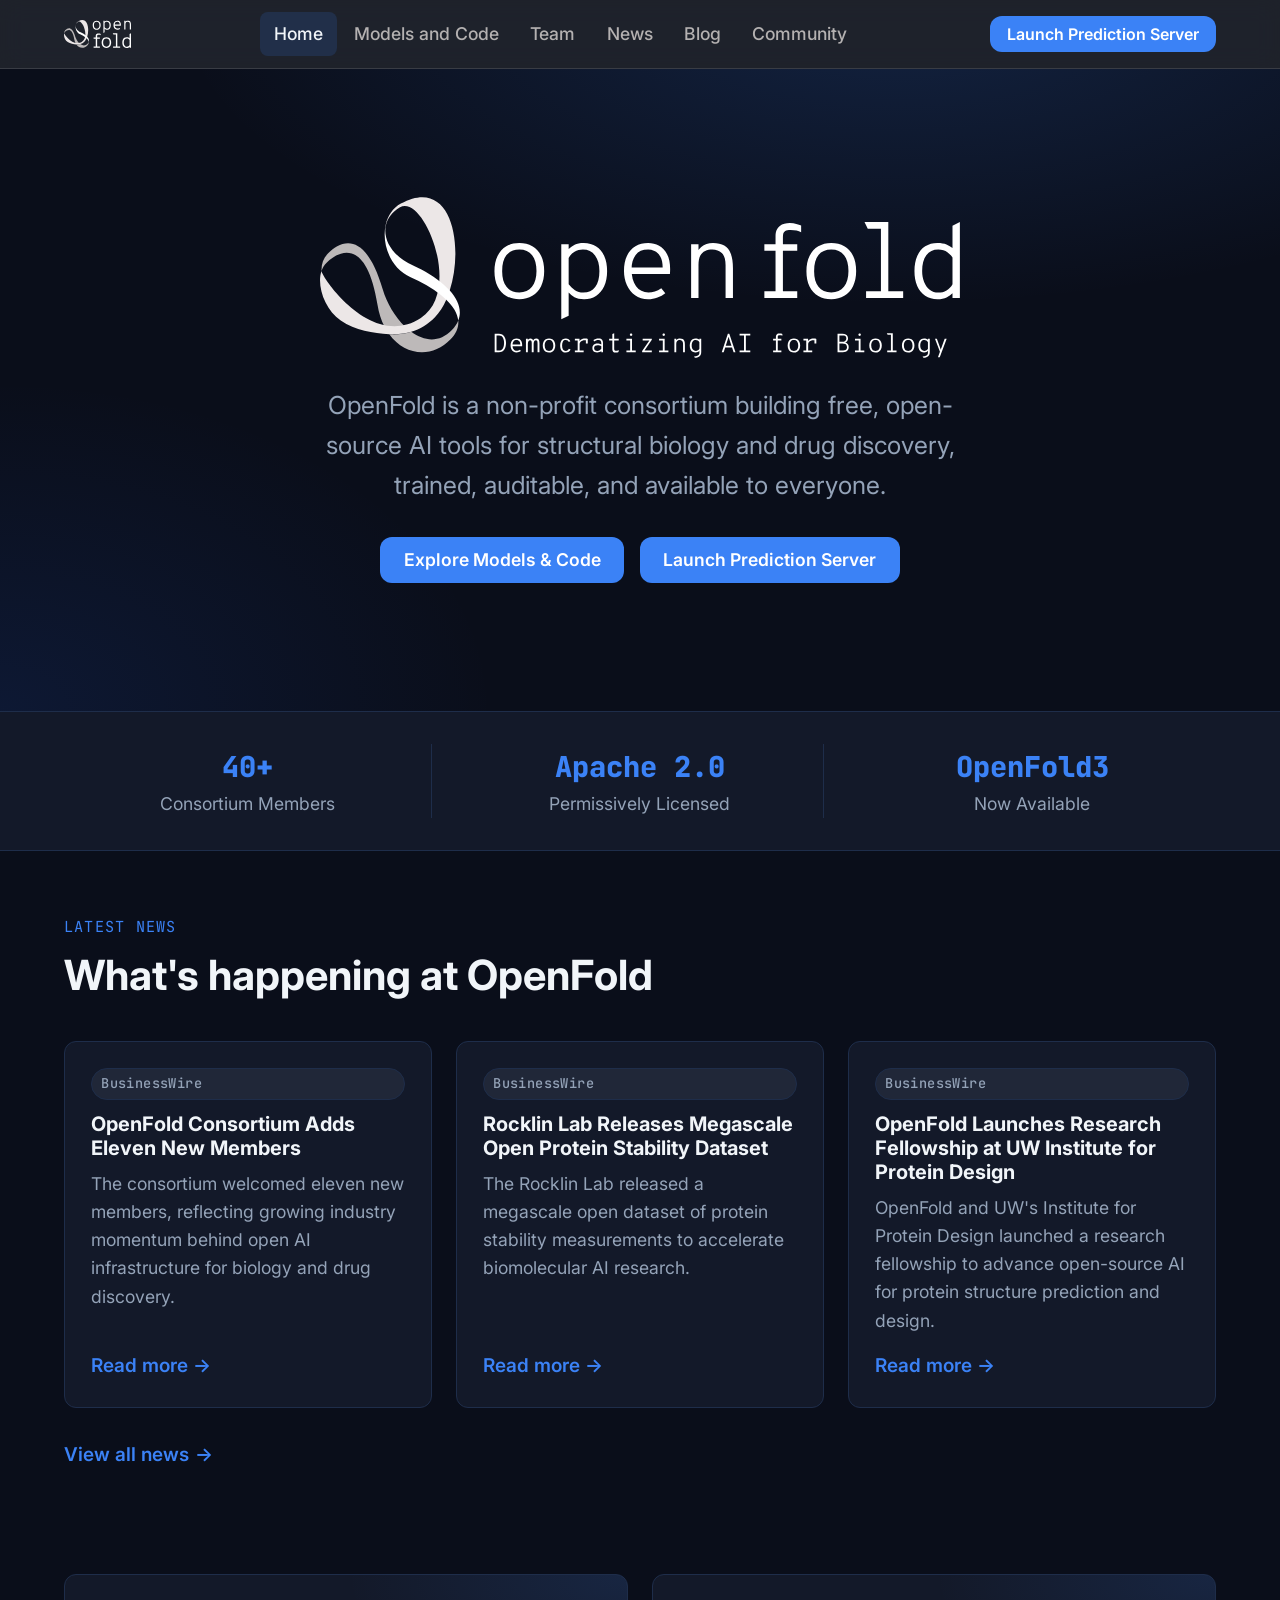
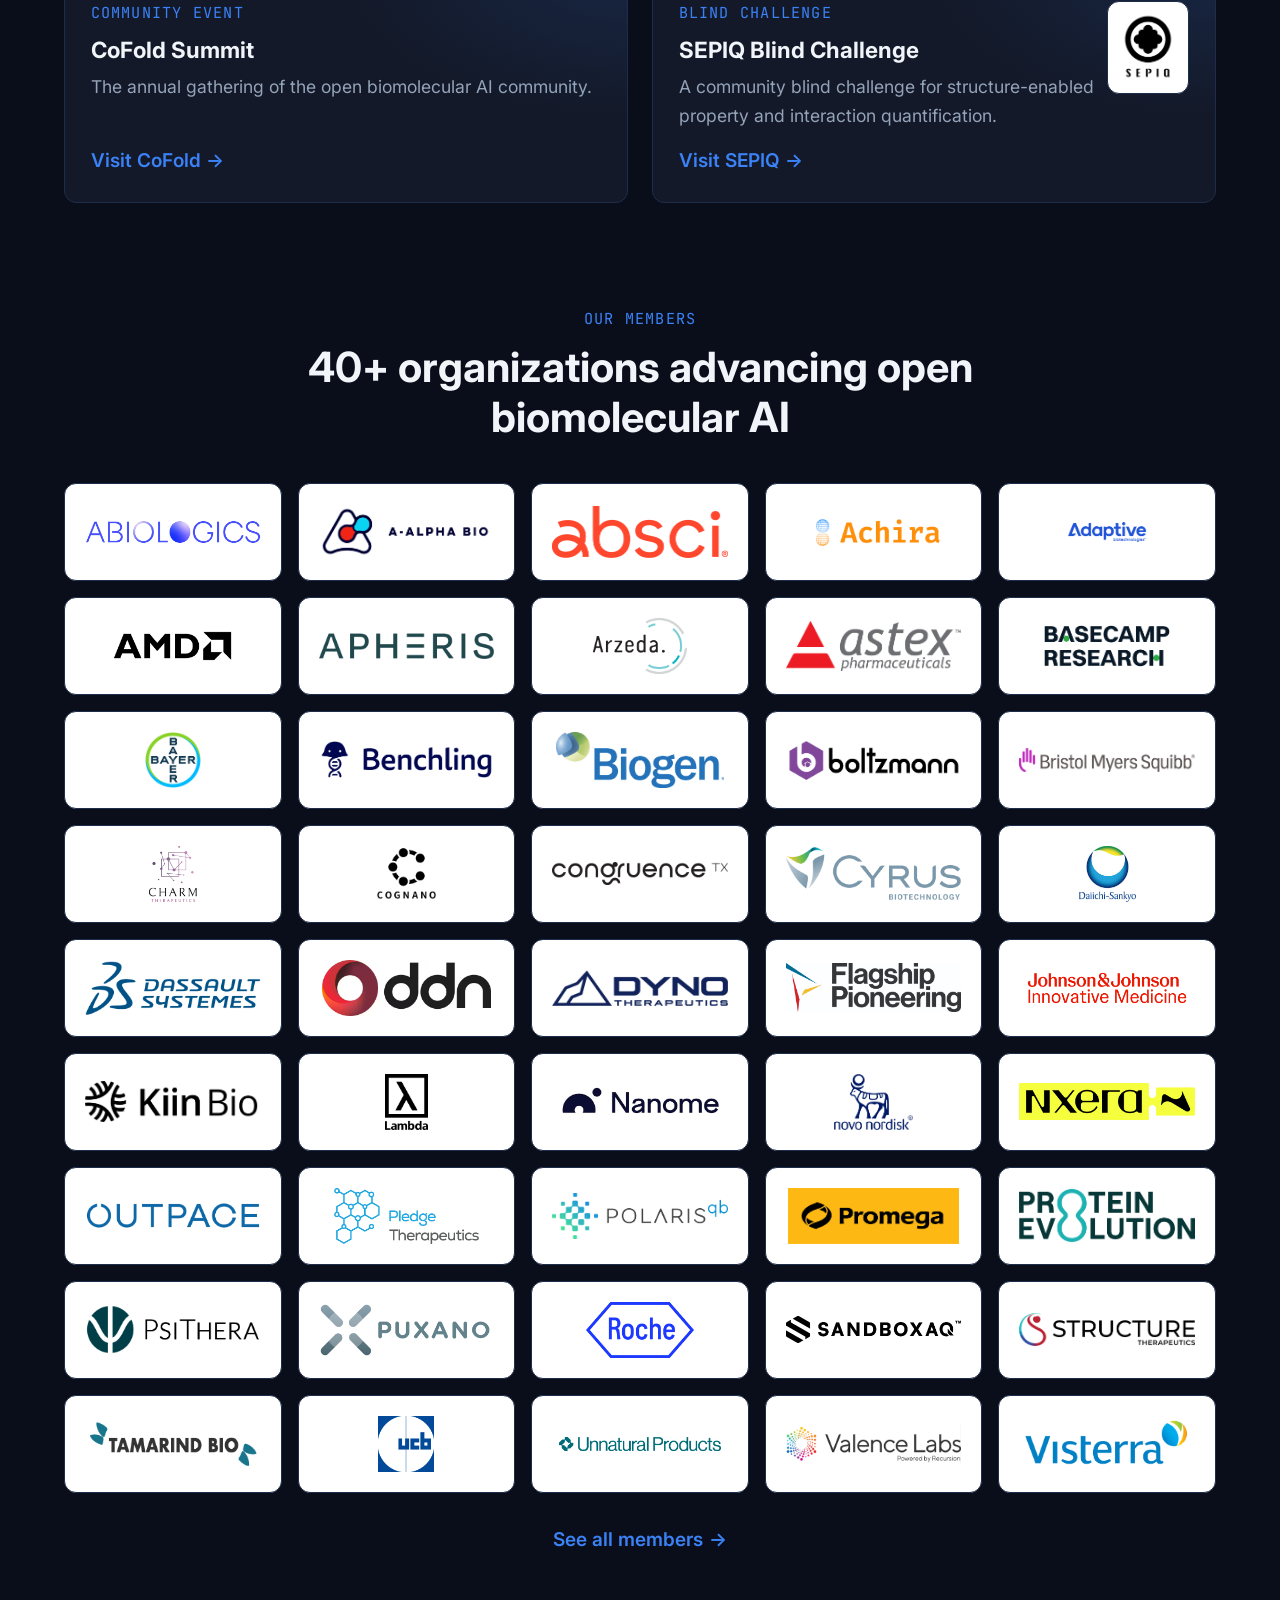
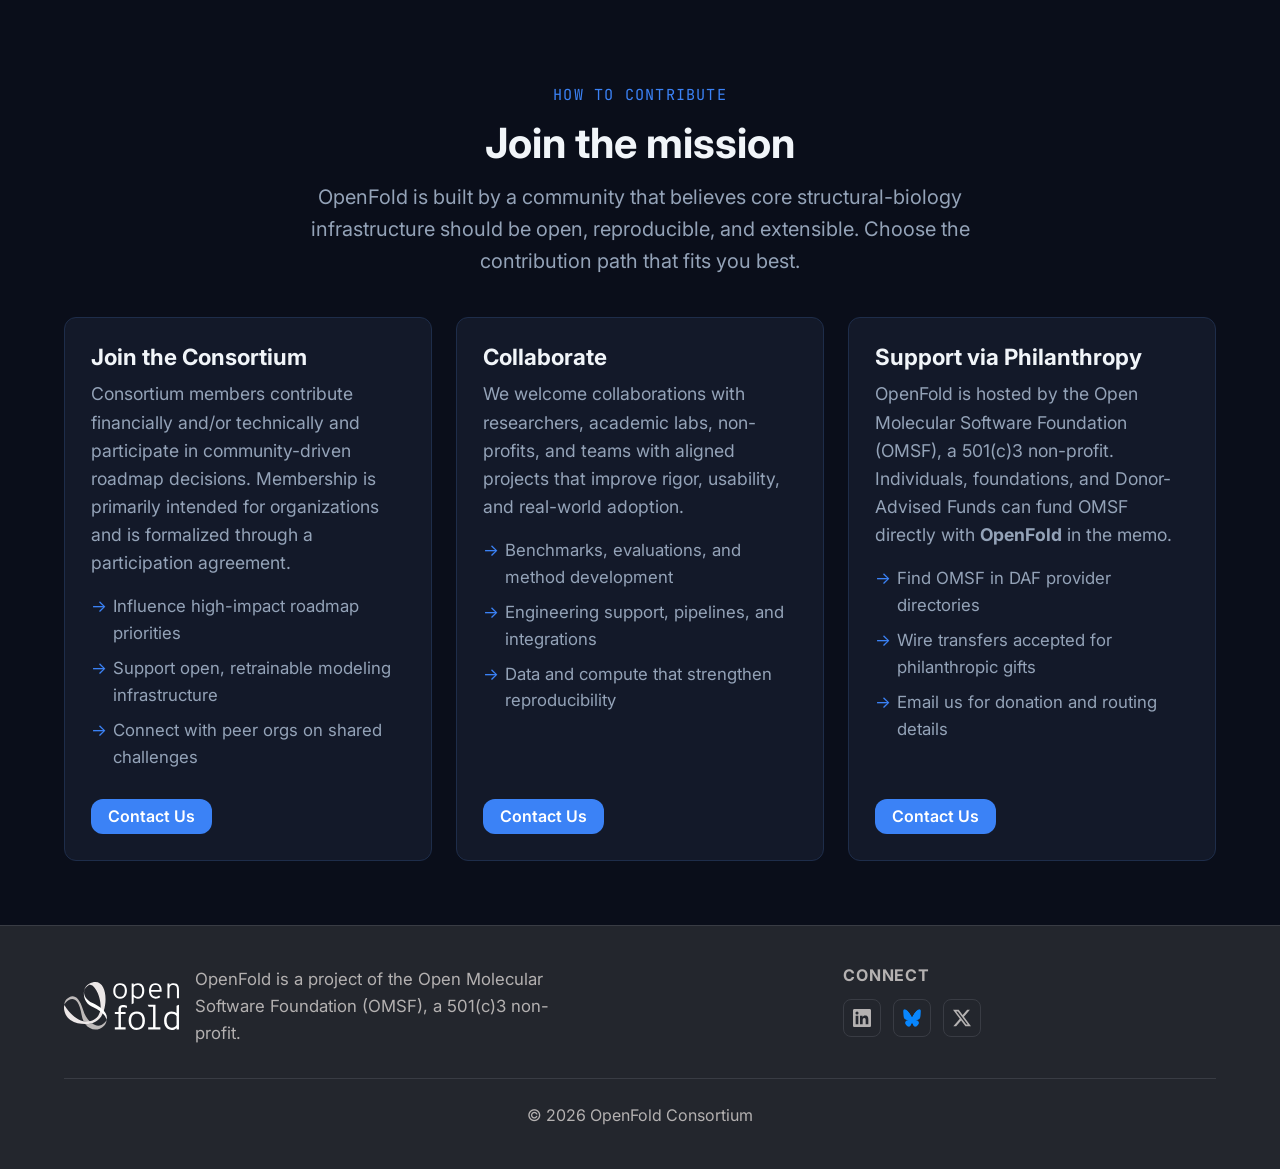
<file: index.html>
<!DOCTYPE html>
<html lang="en">
<head>
  <meta charset="UTF-8">
  <meta name="viewport" content="width=device-width, initial-scale=1.0">
  <link rel="icon" href="assets/openFold-logo/favicon/favicon-blue.ico" sizes="any">
  <title>OpenFold: Open AI Infrastructure for Biology and Drug Discovery</title>
  <meta name="description" content="OpenFold is a non-profit consortium building free, open-source AI tools for structural biology and drug discovery, trained, auditable, and available to everyone.">
  <link rel="stylesheet" href="styles/main.css">
  <link rel="stylesheet" href="styles/nav.css">
</head>
<body>

<!-- ===================== NAV ===================== -->
<nav class="site-nav">
  <div class="site-nav__inner">
    <a class="site-nav__brand" href="index.html" aria-label="OpenFold home">
      <img src="assets/openFold-logo/white/svg/OpenFold-white.svg" alt="OpenFold">
    </a>
    <button class="site-nav__toggle" type="button" aria-label="Toggle navigation" aria-expanded="false" aria-controls="primary-menu">
      <span></span><span></span><span></span>
    </button>
    <div class="site-nav__menu" id="primary-menu">
      <ul class="site-nav__links">
        <li><a href="index.html" class="is-active" aria-current="page">Home</a></li>
        <li><a href="science.html">Models and Code</a></li>
        <li><a href="team.html">Team</a></li>
        <li><a href="news.html">News</a></li>
        <li><a href="blog.html">Blog</a></li>
        <li><a href="community.html">Community</a></li>
      </ul>
      <div class="site-nav__right">
        <a class="btn btn--primary btn--sm" href="https://portal.openfold.io/" target="_blank" rel="noopener noreferrer">Launch Prediction Server</a>
      </div>
    </div>
  </div>
</nav>

<main>
  <!-- ===================== HERO ===================== -->
  <header class="hero">
    <div class="container hero__inner">
      <img class="hero__logo" src="assets/openFold-logo/white/svg/OpenFold+tagline-white.svg" alt="OpenFold: Democratizing AI for Biology">
      <p class="hero__sub">OpenFold is a non-profit consortium building free, open-source AI tools for structural biology and drug discovery, trained, auditable, and available to everyone.</p>
      <div class="hero__cta">
        <a class="btn btn--primary" href="science.html">Explore Models &amp; Code</a>
        <a class="btn btn--primary" href="https://portal.openfold.io/" target="_blank" rel="noopener noreferrer">Launch Prediction Server</a>
      </div>
    </div>
  </header>

  <!-- ===================== IMPACT BAR ===================== -->
  <section class="impact">
    <div class="container impact__inner">
      <div class="impact__item">
        <div class="impact__stat">40+</div>
        <div class="impact__label">Consortium Members</div>
      </div>
      <div class="impact__item">
        <div class="impact__stat">Apache 2.0</div>
        <div class="impact__label">Permissively Licensed</div>
      </div>
      <div class="impact__item">
        <div class="impact__stat">OpenFold3</div>
        <div class="impact__label">Now Available</div>
      </div>
    </div>
  </section>

  <!-- ===================== NEWS STRIP ===================== -->
  <section class="section">
    <div class="container">
      <div class="section__head">
        <span class="eyebrow">Latest News</span>
        <h2>What's happening at OpenFold</h2>
      </div>
      <div class="grid grid--3">
        <article class="card card--hover news-card">
          <span class="badge badge--muted news-card__source">BusinessWire</span>
          <h3>OpenFold Consortium Adds Eleven New Members</h3>
          <p>The consortium welcomed eleven new members, reflecting growing industry momentum behind open AI infrastructure for biology and drug discovery.</p>
          <div class="card__footer">
            <a class="link-arrow" href="https://www.businesswire.com/news/home/20260609986184/en/OpenFold-Consortium-Adds-Eleven-New-Members-as-Momentum-Builds-for-Open-AI-Infrastructure-in-Biology-and-Drug-Discovery" target="_blank" rel="noopener noreferrer">Read more</a>
          </div>
        </article>
        <article class="card card--hover news-card">
          <span class="badge badge--muted news-card__source">BusinessWire</span>
          <h3>Rocklin Lab Releases Megascale Open Protein Stability Dataset</h3>
          <p>The Rocklin Lab released a megascale open dataset of protein stability measurements to accelerate biomolecular AI research.</p>
          <div class="card__footer">
            <a class="link-arrow" href="https://www.businesswire.com/news/home/20260526185604/en/Rocklin-Lab-Releases-Megascale-Open-Protein-Stability-Dataset-to-Advance-Biomolecular-AI" target="_blank" rel="noopener noreferrer">Read more</a>
          </div>
        </article>
        <article class="card card--hover news-card">
          <span class="badge badge--muted news-card__source">BusinessWire</span>
          <h3>OpenFold Launches Research Fellowship at UW Institute for Protein Design</h3>
          <p>OpenFold and UW's Institute for Protein Design launched a research fellowship to advance open-source AI for protein structure prediction and design.</p>
          <div class="card__footer">
            <a class="link-arrow" href="https://www.businesswire.com/news/home/20260318671177/en/Open-Molecular-Software-Foundations-OpenFold-Consortium-Launches-Research-Fellowship-at-the-University-of-Washingtons-Institute-for-Protein-Design" target="_blank" rel="noopener noreferrer">Read more</a>
          </div>
        </article>
      </div>
      <div class="mt-2">
        <a class="link-arrow" href="news.html">View all news</a>
      </div>
    </div>
  </section>

  <!-- ===================== SPOTLIGHT ===================== -->
  <section class="section--tight">
    <div class="container">
      <div class="grid grid--2">
        <article class="card card--hover spotlight-card">
          <span class="eyebrow">Community Event</span>
          <h3>CoFold Summit</h3>
          <p>The annual gathering of the open biomolecular AI community.</p>
          <div class="card__footer">
            <a class="link-arrow" href="https://www.cofold.org/" target="_blank" rel="noopener noreferrer">Visit CoFold</a>
          </div>
        </article>
        <article class="card card--hover spotlight-card spotlight-card--branded">
          <div class="spotlight-card__logo"><img src="assets/images/sepiq.png" alt="SEPIQ" width="240" height="306"></div>
          <span class="eyebrow">Blind Challenge</span>
          <h3>SEPIQ Blind Challenge</h3>
          <p>A community blind challenge for structure-enabled property and interaction quantification.</p>
          <div class="card__footer">
            <a class="link-arrow" href="https://sepiq.uk/" target="_blank" rel="noopener noreferrer">Visit SEPIQ</a>
          </div>
        </article>
      </div>
    </div>
  </section>

  <!-- ===================== MEMBERS STRIP ===================== -->
  <section class="section">
    <div class="container">
      <div class="section__head section__head--center">
        <span class="eyebrow">Our Members</span>
        <h2>40+ organizations advancing open biomolecular AI</h2>
      </div>
      <div class="logo-grid" id="member-logos">
        <!-- Populated below; see community.html for the full, larger grid -->
      </div>
      <div class="mt-2 center">
        <a class="link-arrow" href="community.html">See all members</a>
      </div>
    </div>
  </section>

  <!-- ===================== CONTRIBUTE CTA ===================== -->
  <section class="section">
    <div class="container">
      <div class="section__head section__head--center">
        <span class="eyebrow">How to Contribute</span>
        <h2>Join the mission</h2>
        <p class="section__lead">OpenFold is built by a community that believes core structural-biology infrastructure should be open, reproducible, and extensible. Choose the contribution path that fits you best.</p>
      </div>
      <div class="grid grid--3">
        <article class="card contribute-card">
          <h3>Join the Consortium</h3>
          <p>Consortium members contribute financially and/or technically and participate in community-driven roadmap decisions. Membership is primarily intended for organizations and is formalized through a participation agreement.</p>
          <ul>
            <li>Influence high-impact roadmap priorities</li>
            <li>Support open, retrainable modeling infrastructure</li>
            <li>Connect with peer orgs on shared challenges</li>
          </ul>
          <div class="card__footer">
            <button class="btn btn--primary btn--sm" type="button" data-contact>Contact Us</button>
          </div>
        </article>
        <article class="card contribute-card">
          <h3>Collaborate</h3>
          <p>We welcome collaborations with researchers, academic labs, non-profits, and teams with aligned projects that improve rigor, usability, and real-world adoption.</p>
          <ul>
            <li>Benchmarks, evaluations, and method development</li>
            <li>Engineering support, pipelines, and integrations</li>
            <li>Data and compute that strengthen reproducibility</li>
          </ul>
          <div class="card__footer">
            <button class="btn btn--primary btn--sm" type="button" data-contact>Contact Us</button>
          </div>
        </article>
        <article class="card contribute-card">
          <h3>Support via Philanthropy</h3>
          <p>OpenFold is hosted by the Open Molecular Software Foundation (OMSF), a 501(c)3 non-profit. Individuals, foundations, and Donor-Advised Funds can fund OMSF directly with <strong>OpenFold</strong> in the memo.</p>
          <ul>
            <li>Find OMSF in DAF provider directories</li>
            <li>Wire transfers accepted for philanthropic gifts</li>
            <li>Email us for donation and routing details</li>
          </ul>
          <div class="card__footer">
            <button class="btn btn--primary btn--sm" type="button" data-contact>Contact Us</button>
          </div>
        </article>
      </div>
    </div>
  </section>
</main>

<!-- ===================== FOOTER ===================== -->
<footer class="site-footer">
  <div class="container">
    <div class="site-footer__grid">
      <div>
        <img class="site-footer__logo" src="assets/openFold-logo/white/svg/OpenFold-white.svg" alt="OpenFold">        <p>OpenFold is a project of the Open Molecular Software Foundation (OMSF), a 501(c)3 non-profit.</p>
      </div>
      <div>
        <h4>Connect</h4>
        <div class="footer-social">
          <a href="https://www.linkedin.com/company/openfold" target="_blank" rel="noopener noreferrer" aria-label="LinkedIn">
            <svg viewBox="0 0 24 24" aria-hidden="true"><path d="M20.45 20.45h-3.56v-5.57c0-1.33-.02-3.04-1.85-3.04-1.85 0-2.13 1.45-2.13 2.94v5.67H9.35V9h3.42v1.56h.05c.48-.9 1.64-1.85 3.37-1.85 3.6 0 4.27 2.37 4.27 5.46v6.28zM5.34 7.43a2.06 2.06 0 1 1 0-4.13 2.06 2.06 0 0 1 0 4.13zM7.12 20.45H3.55V9h3.57v11.45zM22.22 0H1.77C.79 0 0 .77 0 1.73v20.54C0 23.23.79 24 1.77 24h20.45c.98 0 1.78-.77 1.78-1.73V1.73C24 .77 23.2 0 22.22 0z"/></svg>
          </a>
          <a href="https://bsky.app/profile/openfold.io" target="_blank" rel="noopener noreferrer" aria-label="Bluesky">
            <img src="assets/images/Bluesky.png" alt="" width="18" height="18">
          </a>
          <a href="https://twitter.com/open_fold" target="_blank" rel="noopener noreferrer" aria-label="Twitter / X">
            <svg viewBox="0 0 24 24" aria-hidden="true"><path d="M18.9 1.15h3.68l-8.04 9.19L24 22.85h-7.41l-5.8-7.58-6.64 7.58H.46l8.6-9.83L0 1.15h7.6l5.24 6.93 6.06-6.93zm-1.29 19.5h2.04L6.49 3.24H4.3L17.61 20.65z"/></svg>
          </a>
        </div>
      </div>
    </div>
    <div class="site-footer__bottom">© 2026 OpenFold Consortium</div>
  </div>
</footer>

<!-- ===================== CONTACT MODAL ===================== -->
<div class="contact-modal" id="contactModal" hidden>
  <div class="contact-modal__overlay" data-contact-close></div>
  <div class="contact-modal__dialog" role="dialog" aria-modal="true" aria-labelledby="contactModalTitle">
    <button class="contact-modal__close" type="button" aria-label="Close" data-contact-close>&times;</button>
    <h3 id="contactModalTitle">Get in touch</h3>
    <p>Reach the OpenFold team at the address below.</p>
    <div class="contact-modal__email">
      <span class="contact-modal__address mono">info@openfold.io</span>
      <button class="btn btn--primary btn--sm" type="button" id="contactCopyBtn">Copy</button>
    </div>
  </div>
</div>

<script src="js/nav.js"></script>
<script src="js/members.js"></script>
<script src="js/contact.js"></script>
</body>
</html>
</file>
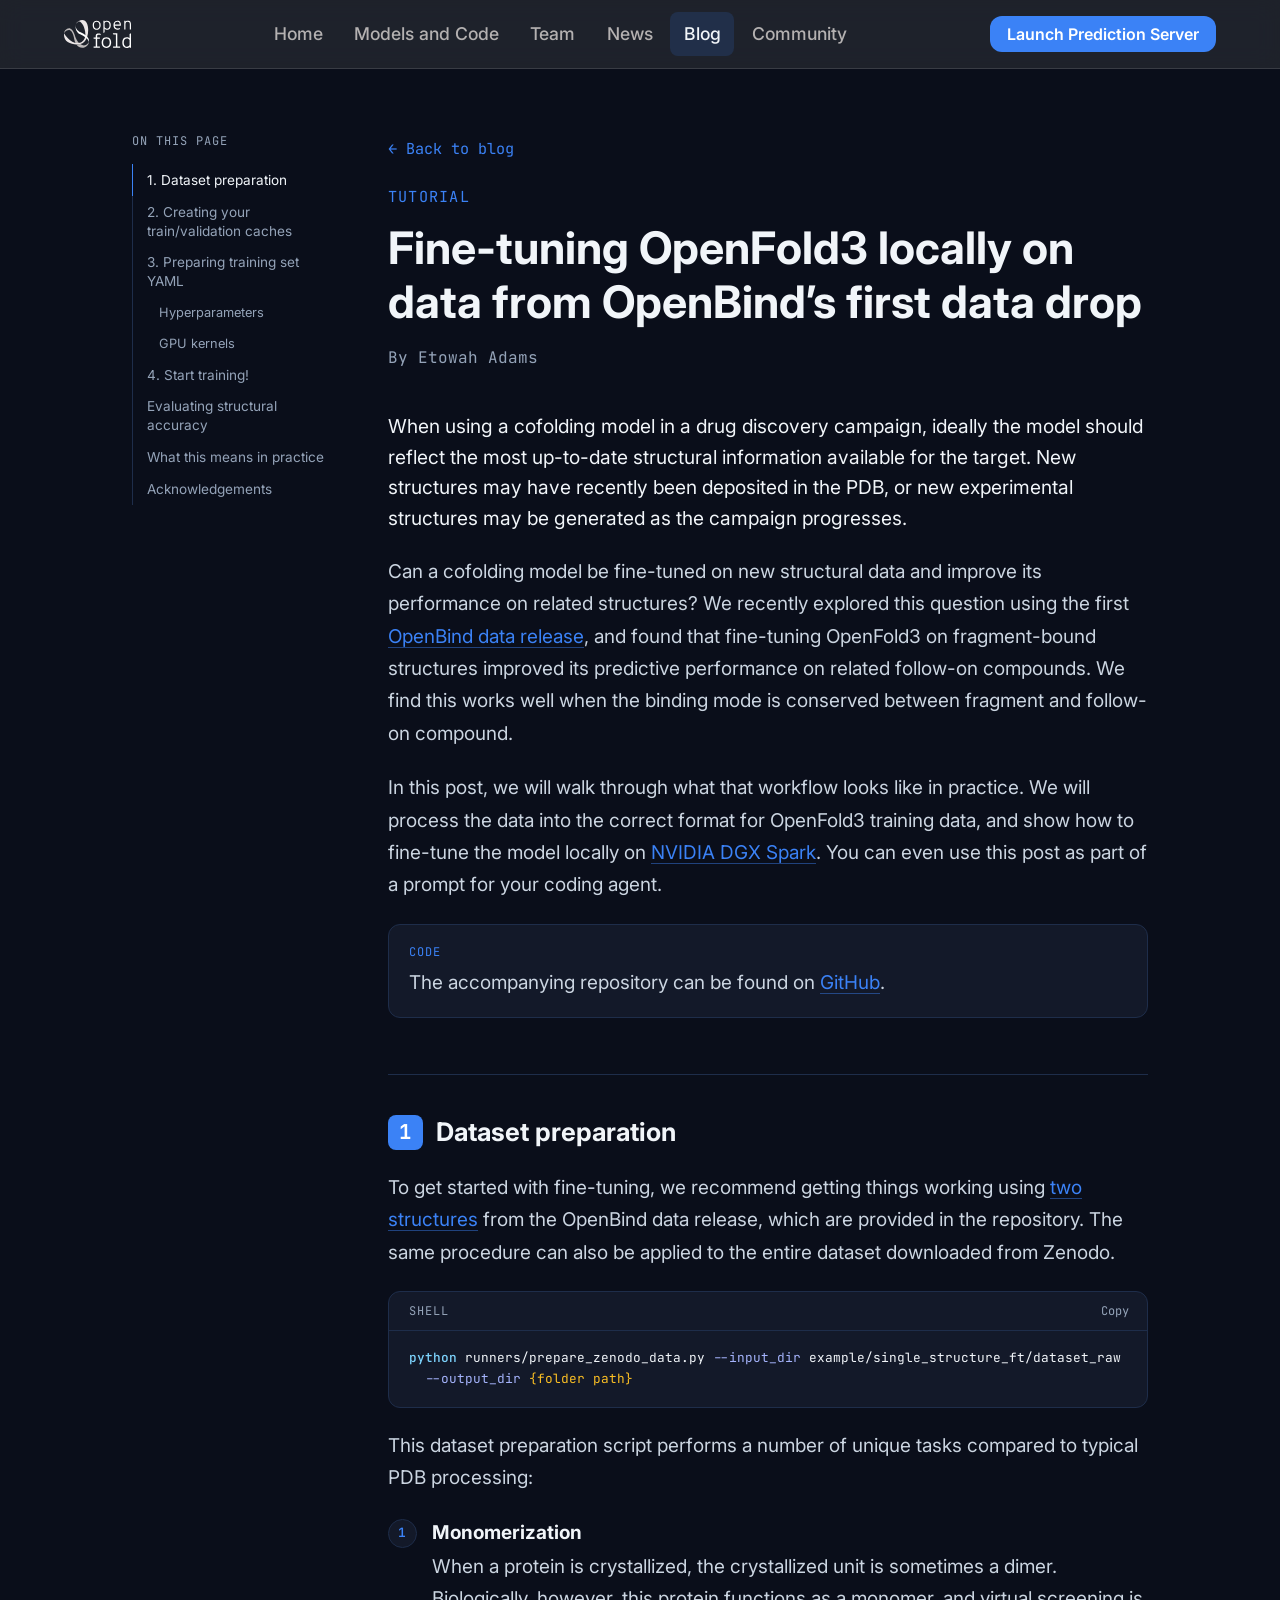
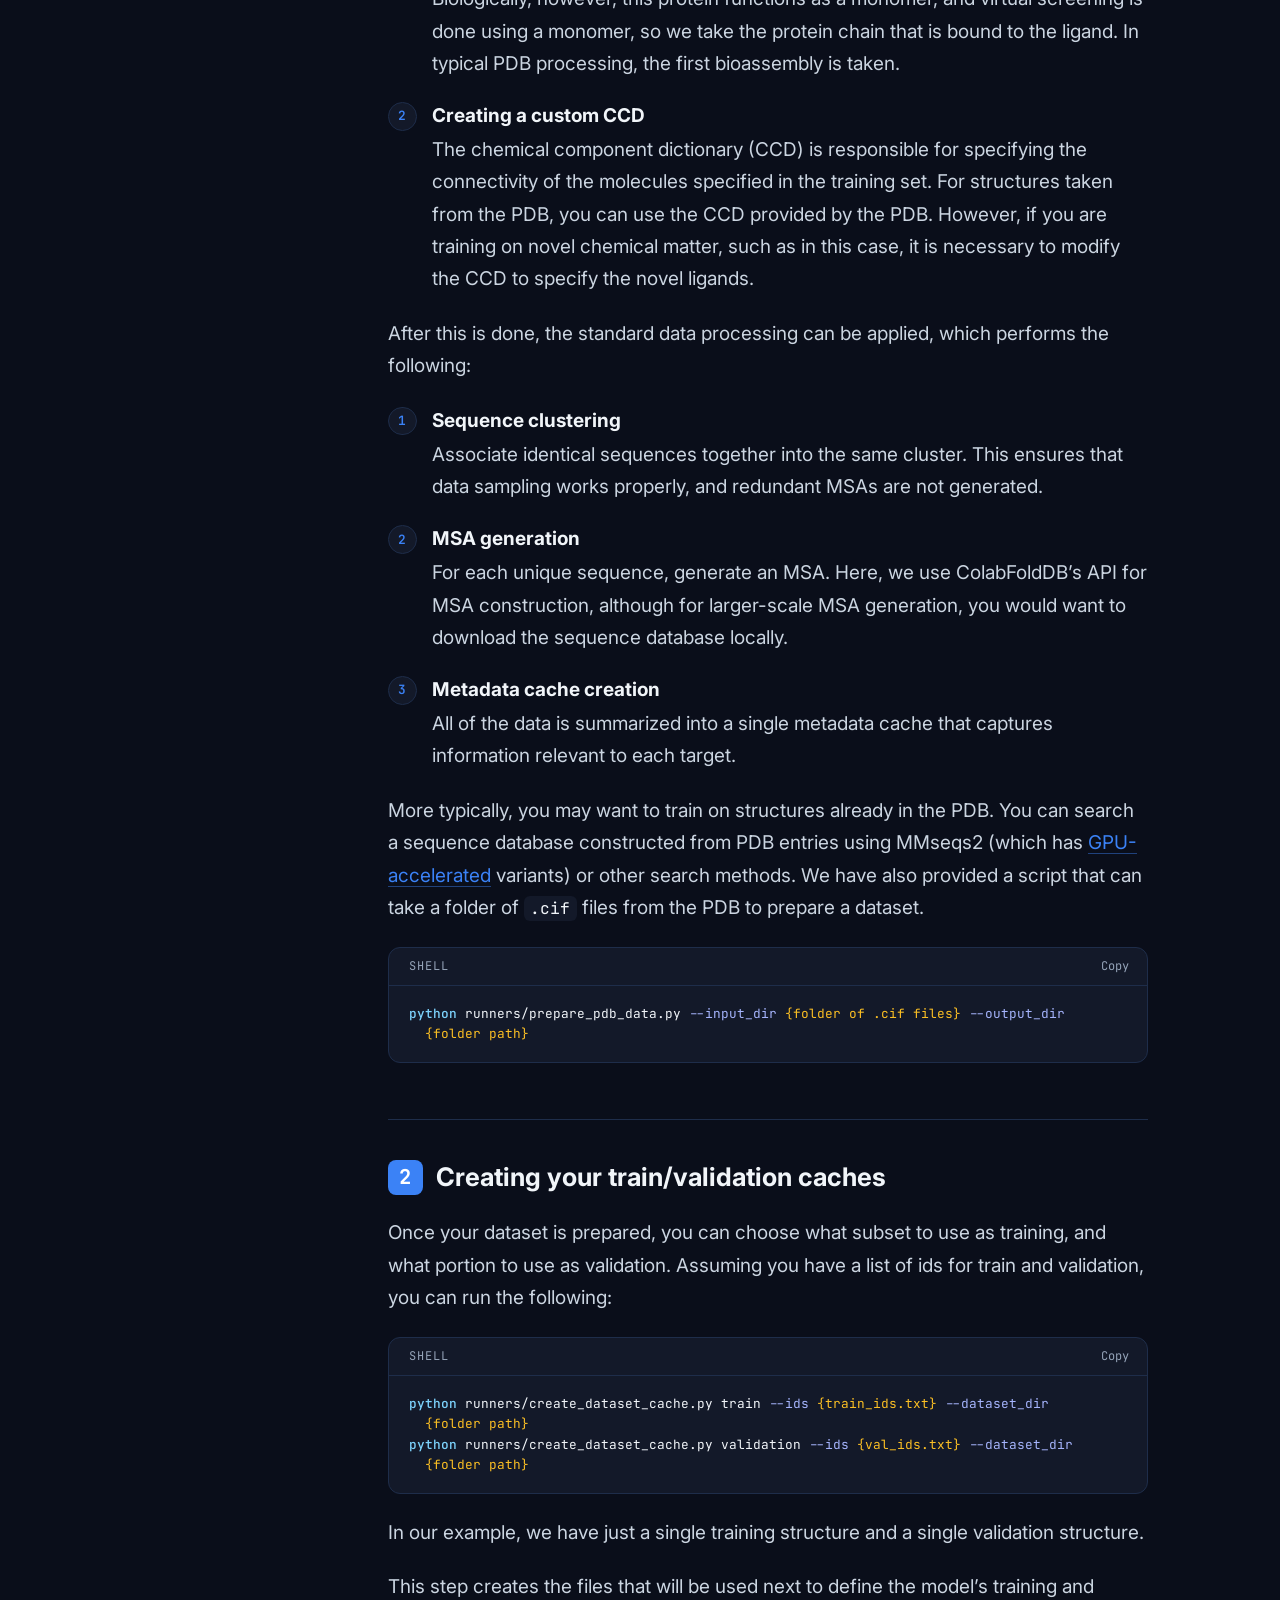
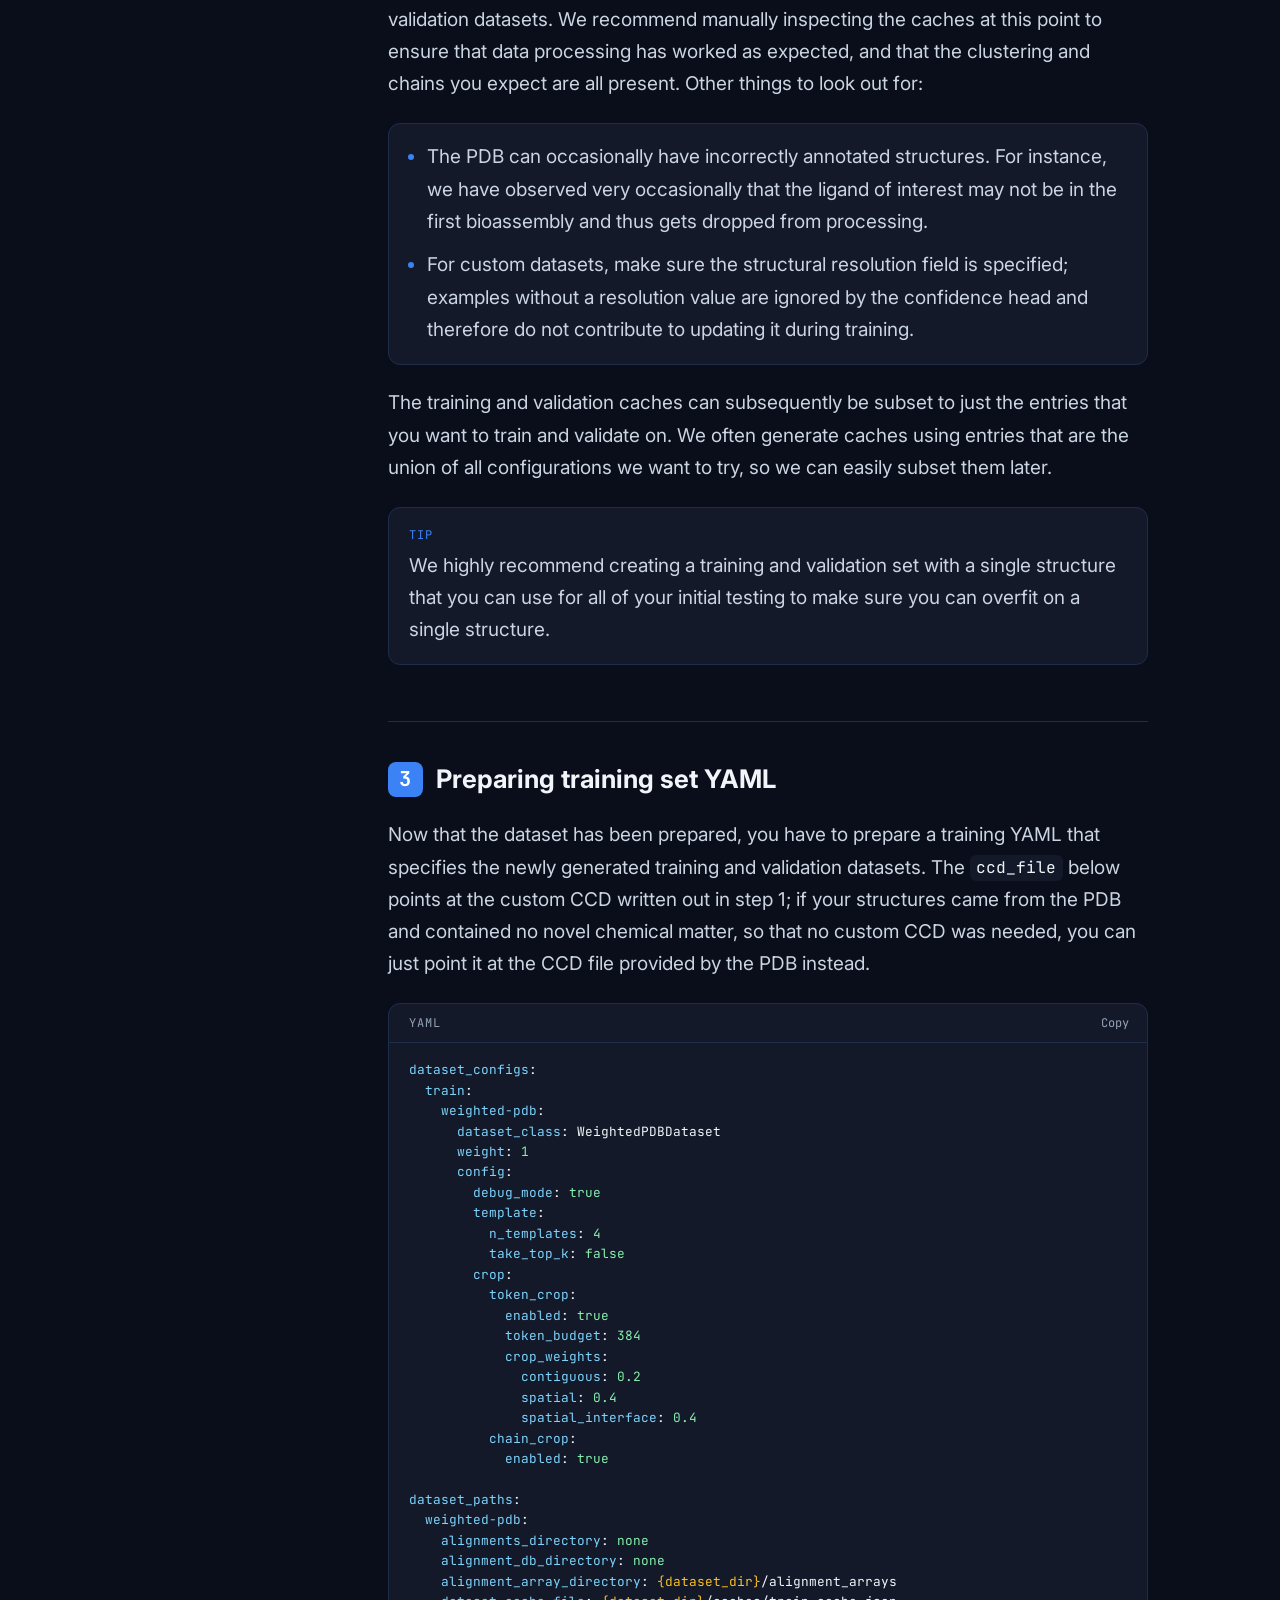
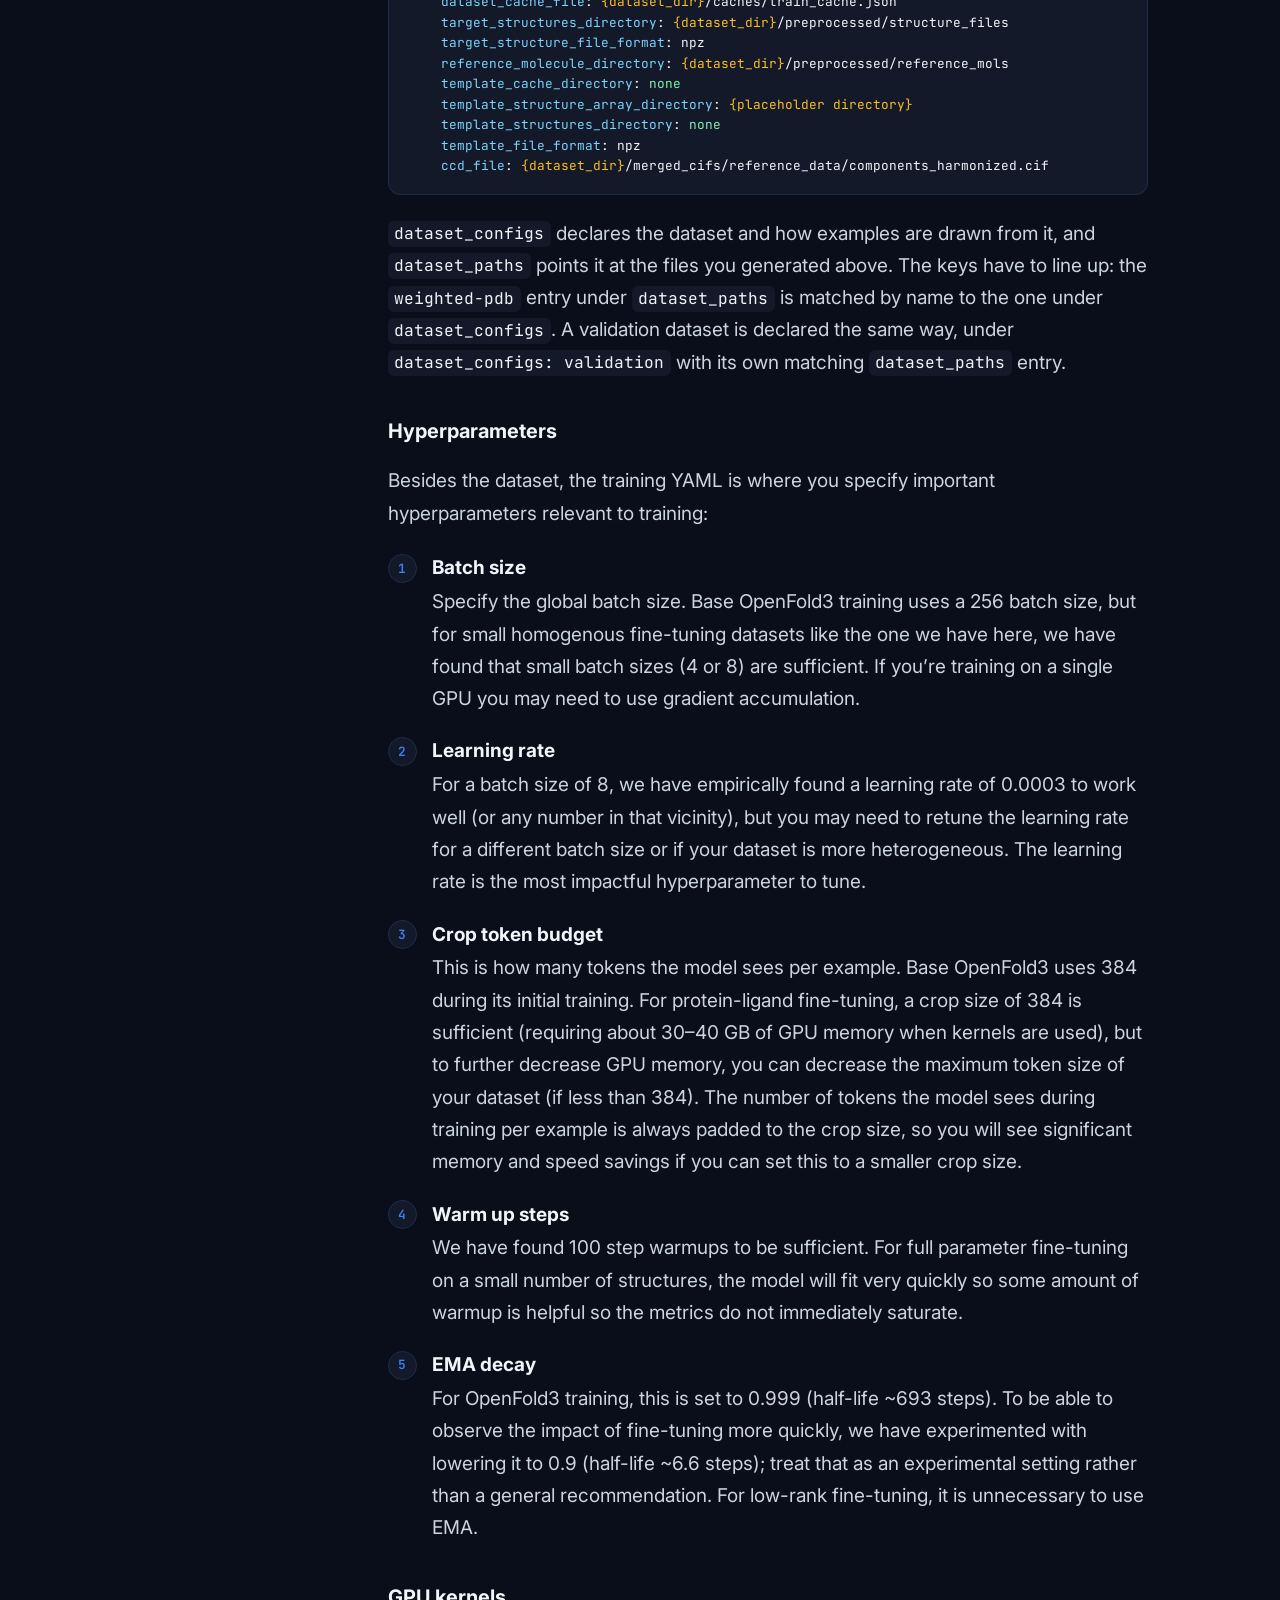
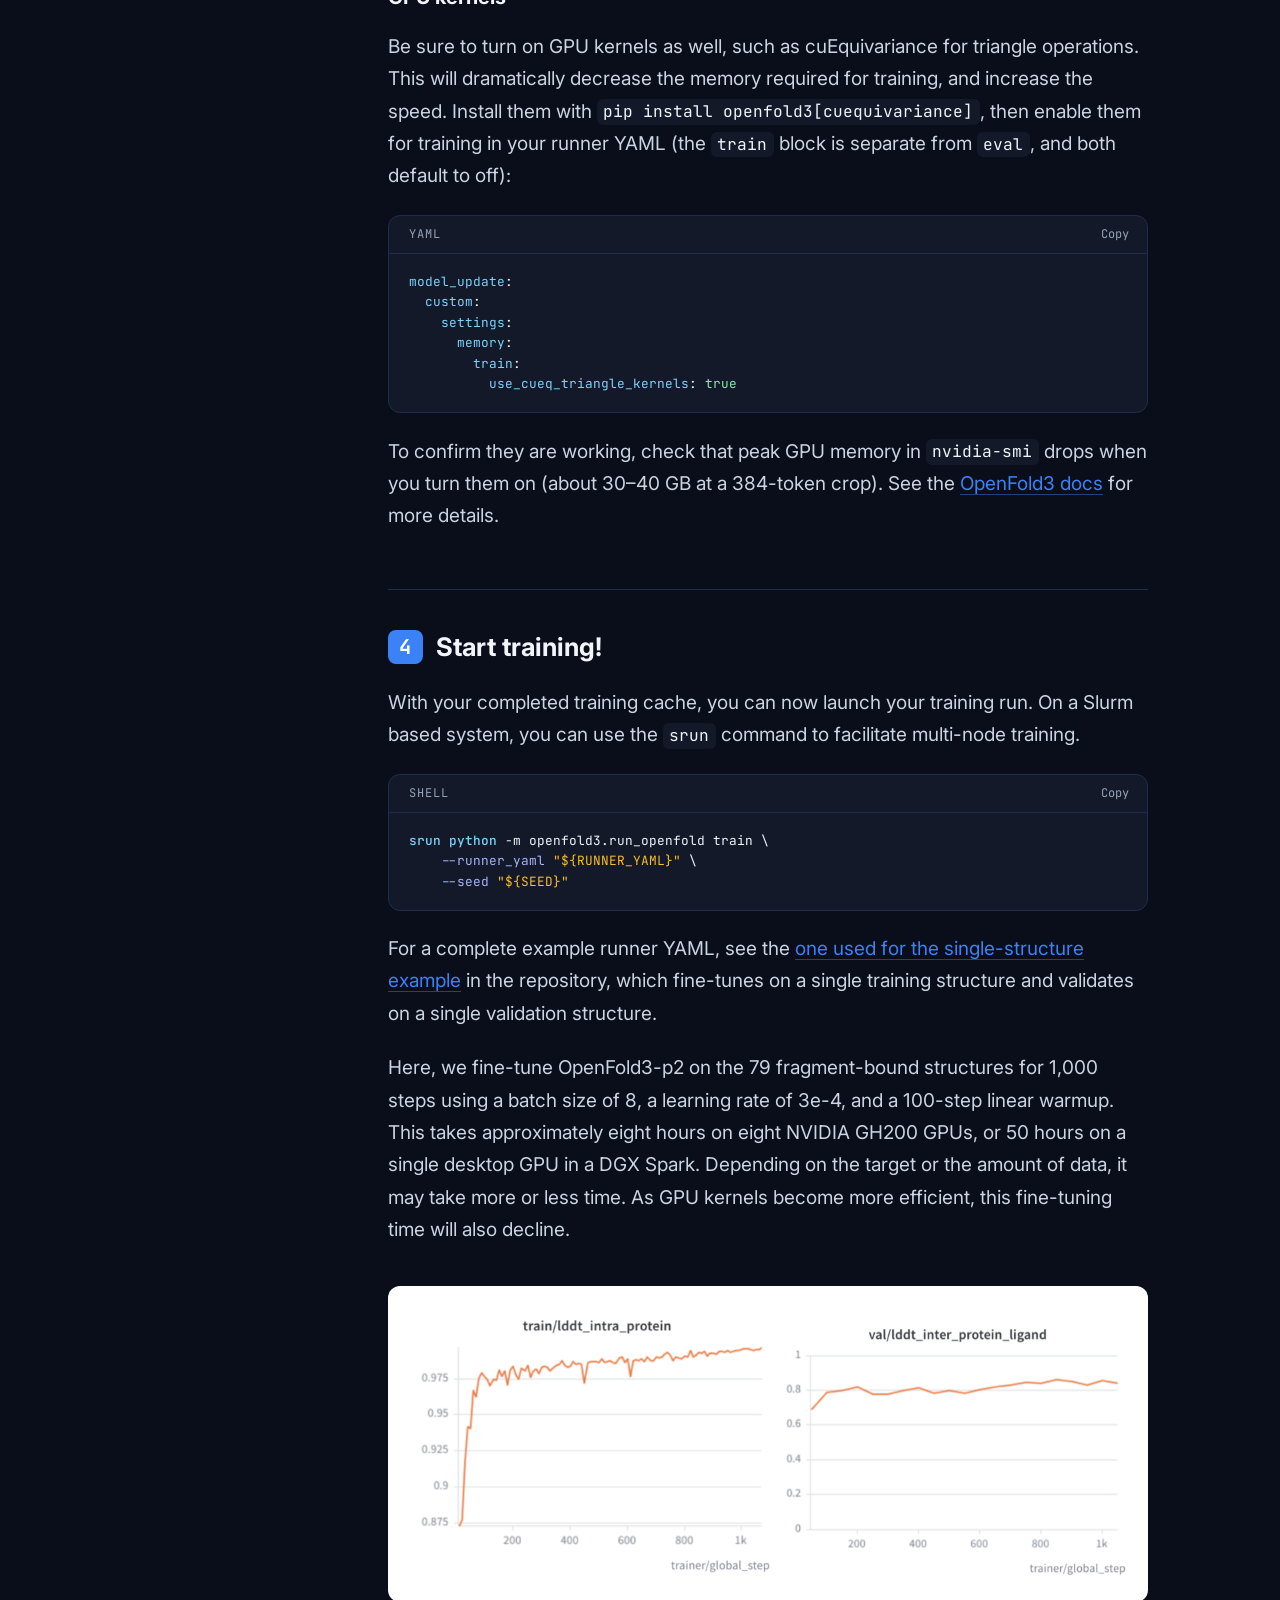
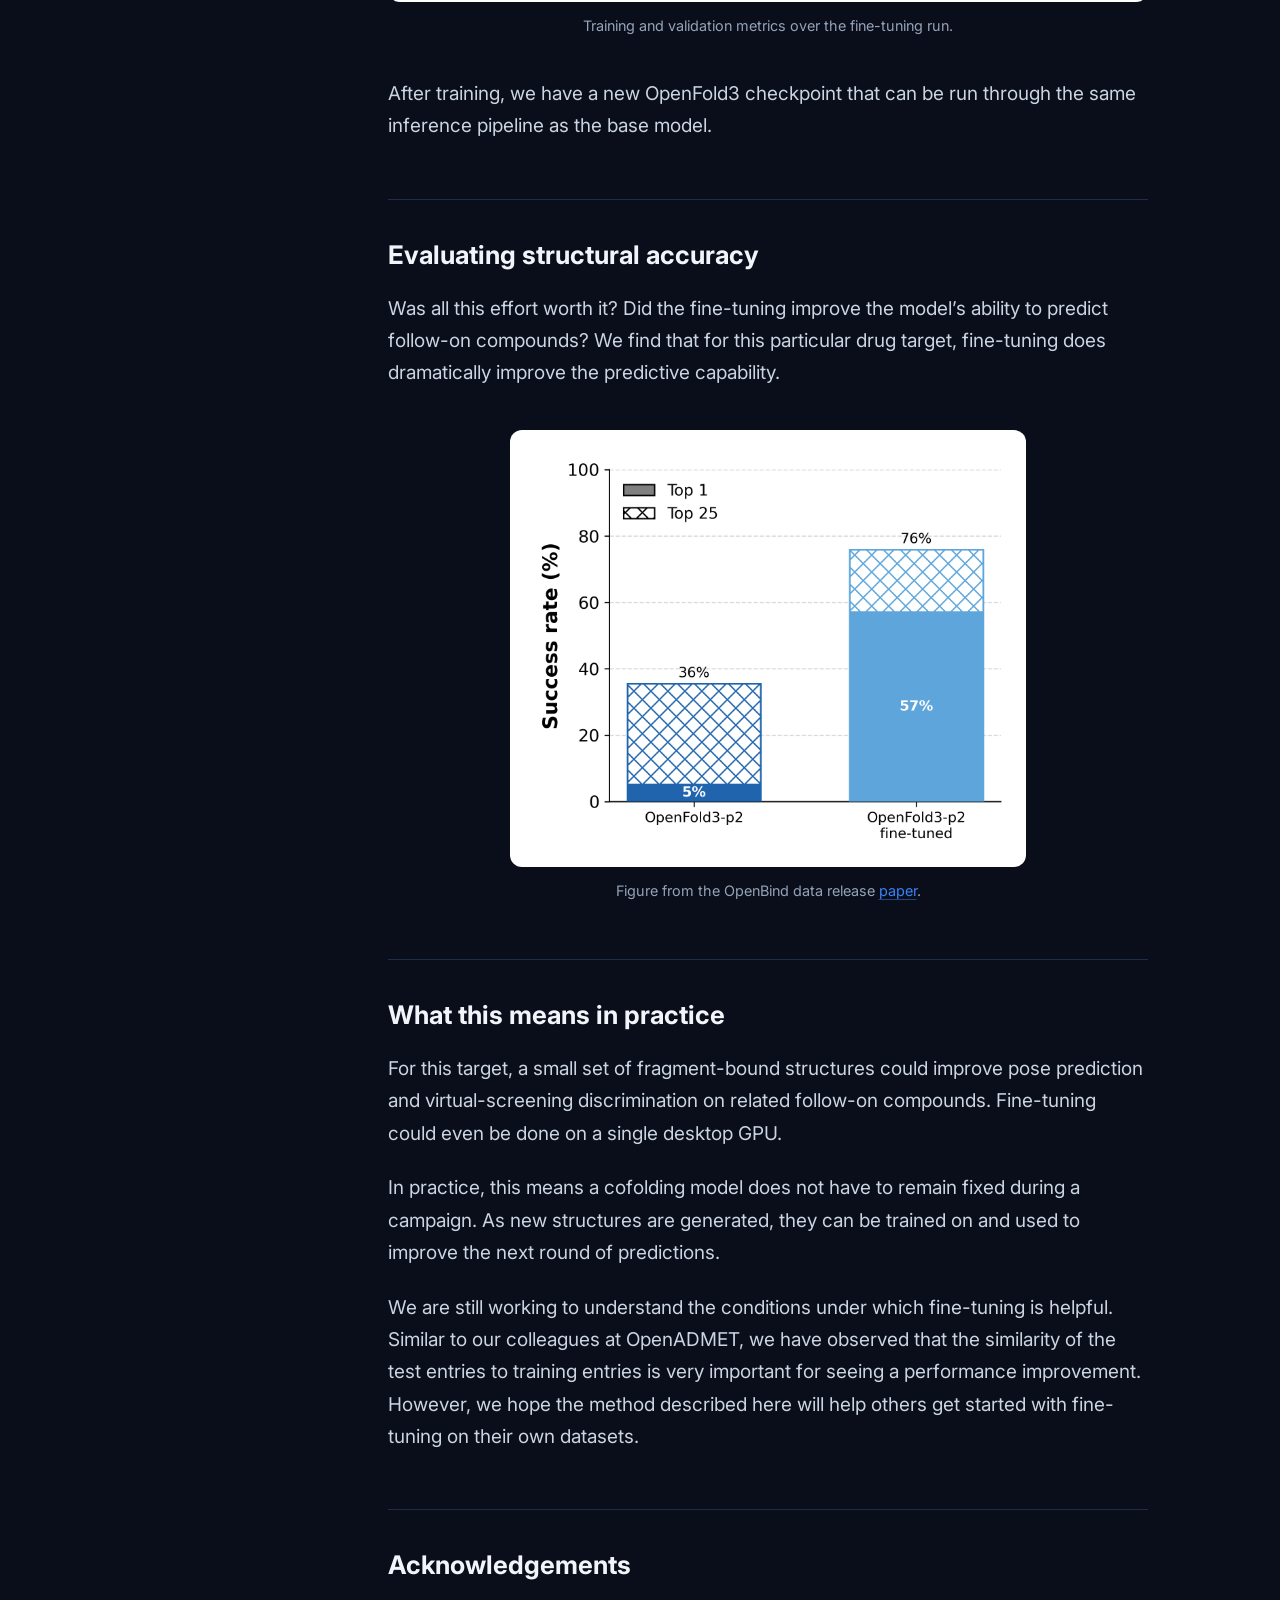
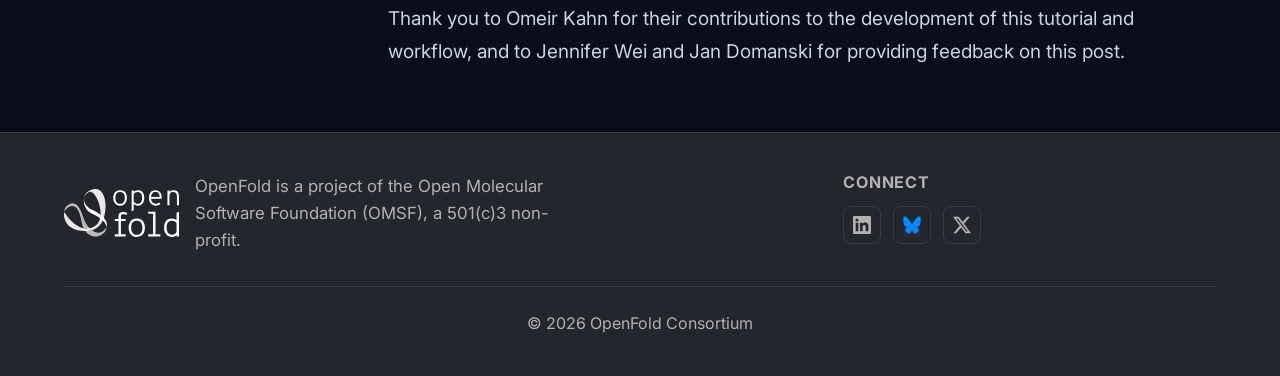
<file: blog-finetuning-openfold3.html>
<!DOCTYPE html>
<html lang="en">
<head>
  <meta charset="UTF-8">
  <meta name="viewport" content="width=device-width, initial-scale=1.0">
  <link rel="icon" href="assets/openFold-logo/favicon/favicon-blue.ico" sizes="any">
  <title>Fine-tuning OpenFold3 locally on data from OpenBind&rsquo;s first data drop | OpenFold</title>
  <meta name="description" content="A tutorial on fine-tuning OpenFold3 locally on data from OpenBind's first data drop: dataset preparation, train/validation caches, training YAML, hyperparameters, and results.">
  <meta name="author" content="Etowah Adams">
  <link rel="stylesheet" href="styles/main.css">
  <link rel="stylesheet" href="styles/nav.css">
</head>
<body>

<!-- ===================== NAV ===================== -->
<nav class="site-nav">
  <div class="site-nav__inner">
    <a class="site-nav__brand" href="index.html" aria-label="OpenFold home">
      <img src="assets/openFold-logo/white/svg/OpenFold-white.svg" alt="OpenFold">
    </a>
    <button class="site-nav__toggle" type="button" aria-label="Toggle navigation" aria-expanded="false" aria-controls="primary-menu">
      <span></span><span></span><span></span>
    </button>
    <div class="site-nav__menu" id="primary-menu">
      <ul class="site-nav__links">
        <li><a href="index.html">Home</a></li>
        <li><a href="science.html">Models and Code</a></li>
        <li><a href="team.html">Team</a></li>
        <li><a href="news.html">News</a></li>
        <li><a href="blog.html" class="is-active" aria-current="page">Blog</a></li>
        <li><a href="community.html">Community</a></li>
      </ul>
      <div class="site-nav__right">
        <a class="btn btn--primary btn--sm" href="https://portal.openfold.io/" target="_blank" rel="noopener noreferrer">Launch Prediction Server</a>
      </div>
    </div>
  </div>
</nav>

<main>
  <section class="section">
    <div class="container">
      <article class="article">
        <nav class="article__toc" aria-label="On this page">
          <span class="article__toc-title">On this page</span>
          <ul>
            <li><a href="#dataset-preparation">1. Dataset preparation</a></li>
            <li><a href="#caches">2. Creating your train/validation caches</a></li>
            <li><a href="#training-yaml">3. Preparing training set YAML</a></li>
            <li class="article__toc-sub"><a href="#hyperparameters">Hyperparameters</a></li>
            <li class="article__toc-sub"><a href="#gpu-kernels">GPU kernels</a></li>
            <li><a href="#start-training">4. Start training!</a></li>
            <li><a href="#evaluating">Evaluating structural accuracy</a></li>
            <li><a href="#in-practice">What this means in practice</a></li>
            <li><a href="#acknowledgements">Acknowledgements</a></li>
          </ul>
        </nav>

        <div class="article__main">
        <a class="article__back" href="blog.html">&larr; Back to blog</a>

        <header class="article__head">
          <span class="eyebrow">Tutorial</span>
          <h1>Fine-tuning OpenFold3 locally on data from OpenBind&rsquo;s first data drop</h1>
          <p class="article__meta">By Etowah Adams</p>
        </header>

        <div class="article__body">
          <p class="article__lede">When using a cofolding model in a drug discovery campaign, ideally the model should reflect the most up-to-date structural information available for the target. New structures may have recently been deposited in the PDB, or new experimental structures may be generated as the campaign progresses.</p>

          <p>Can a cofolding model be fine-tuned on new structural data and improve its performance on related structures? We recently explored this question using the first <a href="https://www.biorxiv.org/content/10.64898/2026.08.27.747600v1" target="_blank" rel="noopener noreferrer">OpenBind data release</a>, and found that fine-tuning OpenFold3 on fragment-bound structures improved its predictive performance on related follow-on compounds. We find this works well when the binding mode is conserved between fragment and follow-on compound.</p>

          <p>In this post, we will walk through what that workflow looks like in practice. We will process the data into the correct format for OpenFold3 training data, and show how to fine-tune the model locally on <a href="https://www.nvidia.com/en-us/products/workstations/dgx-spark/" target="_blank" rel="noopener noreferrer">NVIDIA DGX Spark</a>. You can even use this post as part of a prompt for your coding agent.</p>

          <p class="article__callout"><span class="article__callout-label">Code</span> The accompanying repository can be found on <a href="https://github.com/aqlaboratory/openfold3-finetuning-example" target="_blank" rel="noopener noreferrer">GitHub</a>.</p>

          <h2 id="dataset-preparation"><span class="article__step">1</span> Dataset preparation</h2>

          <p>To get started with fine-tuning, we recommend getting things working using <a href="https://github.com/aqlaboratory/openfold3-finetuning-example/tree/master/example/single_structure_ft/dataset_raw" target="_blank" rel="noopener noreferrer">two structures</a> from the OpenBind data release, which are provided in the repository. The same procedure can also be applied to the entire dataset downloaded from Zenodo.</p>

<div class="code-block code-block--wrap">
            <div class="code-block__bar"><span>shell</span></div>
<pre><code><span class="code-line"><span class="tok-cmd">python</span> runners/prepare_zenodo_data.py <span class="tok-flag">--input_dir</span> example/single_structure_ft/dataset_raw <span class="tok-flag">--output_dir</span> <span class="tok-var">{folder path}</span></span></code></pre>
          </div>

          <p>This dataset preparation script performs a number of unique tasks compared to typical PDB processing:</p>

          <ol class="article__steps">
            <li><strong>Monomerization</strong> When a protein is crystallized, the crystallized unit is sometimes a dimer. Biologically, however, this protein functions as a monomer, and virtual screening is done using a monomer, so we take the protein chain that is bound to the ligand. In typical PDB processing, the first bioassembly is taken.</li>
            <li><strong>Creating a custom CCD</strong> The chemical component dictionary (CCD) is responsible for specifying the connectivity of the molecules specified in the training set. For structures taken from the PDB, you can use the CCD provided by the PDB. However, if you are training on novel chemical matter, such as in this case, it is necessary to modify the CCD to specify the novel ligands.</li>
          </ol>

          <p>After this is done, the standard data processing can be applied, which performs the following:</p>

          <ol class="article__steps">
            <li><strong>Sequence clustering</strong> Associate identical sequences together into the same cluster. This ensures that data sampling works properly, and redundant MSAs are not generated.</li>
            <li><strong>MSA generation</strong> For each unique sequence, generate an MSA. Here, we use ColabFoldDB&rsquo;s API for MSA construction, although for larger-scale MSA generation, you would want to download the sequence database locally.</li>
            <li><strong>Metadata cache creation</strong> All of the data is summarized into a single metadata cache that captures information relevant to each target.</li>
          </ol>

          <p>More typically, you may want to train on structures already in the PDB. You can search a sequence database constructed from PDB entries using MMseqs2 (which has <a href="https://developer.nvidia.com/blog/boost-alphafold2-protein-structure-prediction-with-gpu-accelerated-mmseqs2/" target="_blank" rel="noopener noreferrer">GPU-accelerated</a> variants) or other search methods. We have also provided a script that can take a folder of <code>.cif</code> files from the PDB to prepare a dataset.</p>

<div class="code-block code-block--wrap">
            <div class="code-block__bar"><span>shell</span></div>
<pre><code><span class="code-line"><span class="tok-cmd">python</span> runners/prepare_pdb_data.py <span class="tok-flag">--input_dir</span> <span class="tok-var">{folder of .cif files}</span> <span class="tok-flag">--output_dir</span> <span class="tok-var">{folder path}</span></span></code></pre>
          </div>

          <h2 id="caches"><span class="article__step">2</span> Creating your train/validation caches</h2>

          <p>Once your dataset is prepared, you can choose what subset to use as training, and what portion to use as validation. Assuming you have a list of ids for train and validation, you can run the following:</p>

<div class="code-block code-block--wrap">
            <div class="code-block__bar"><span>shell</span></div>
<pre><code><span class="code-line"><span class="tok-cmd">python</span> runners/create_dataset_cache.py train <span class="tok-flag">--ids</span> <span class="tok-var">{train_ids.txt}</span> <span class="tok-flag">--dataset_dir</span> <span class="tok-var">{folder path}</span>
</span><span class="code-line"><span class="tok-cmd">python</span> runners/create_dataset_cache.py validation <span class="tok-flag">--ids</span> <span class="tok-var">{val_ids.txt}</span> <span class="tok-flag">--dataset_dir</span> <span class="tok-var">{folder path}</span></span></code></pre>
          </div>

          <p>In our example, we have just a single training structure and a single validation structure.</p>

          <p>This step creates the files that will be used next to define the model&rsquo;s training and validation datasets. We recommend manually inspecting the caches at this point to ensure that data processing has worked as expected, and that the clustering and chains you expect are all present. Other things to look out for:</p>

          <ul class="article__panel">
            <li>The PDB can occasionally have incorrectly annotated structures. For instance, we have observed very occasionally that the ligand of interest may not be in the first bioassembly and thus gets dropped from processing.</li>
            <li>For custom datasets, make sure the structural resolution field is specified; examples without a resolution value are ignored by the confidence head and therefore do not contribute to updating it during training.</li>
          </ul>

          <p>The training and validation caches can subsequently be subset to just the entries that you want to train and validate on. We often generate caches using entries that are the union of all configurations we want to try, so we can easily subset them later.</p>

          <p class="article__callout"><span class="article__callout-label">Tip</span> We highly recommend creating a training and validation set with a single structure that you can use for all of your initial testing to make sure you can overfit on a single structure.</p>

          <h2 id="training-yaml"><span class="article__step">3</span> Preparing training set YAML</h2>

          <p>Now that the dataset has been prepared, you have to prepare a training YAML that specifies the newly generated training and validation datasets. The <code>ccd_file</code> below points at the custom CCD written out in step 1; if your structures came from the PDB and contained no novel chemical matter, so that no custom CCD was needed, you can just point it at the CCD file provided by the PDB instead.</p>

<div class="code-block">
            <div class="code-block__bar"><span>yaml</span></div>
<pre><code><span class="tok-key">dataset_configs</span>:
  <span class="tok-key">train</span>:
    <span class="tok-key">weighted-pdb</span>:
      <span class="tok-key">dataset_class</span>: WeightedPDBDataset
      <span class="tok-key">weight</span>: <span class="tok-lit">1</span>
      <span class="tok-key">config</span>:
        <span class="tok-key">debug_mode</span>: <span class="tok-lit">true</span>
        <span class="tok-key">template</span>:
          <span class="tok-key">n_templates</span>: <span class="tok-lit">4</span>
          <span class="tok-key">take_top_k</span>: <span class="tok-lit">false</span>
        <span class="tok-key">crop</span>:
          <span class="tok-key">token_crop</span>:
            <span class="tok-key">enabled</span>: <span class="tok-lit">true</span>
            <span class="tok-key">token_budget</span>: <span class="tok-lit">384</span>
            <span class="tok-key">crop_weights</span>:
              <span class="tok-key">contiguous</span>: <span class="tok-lit">0.2</span>
              <span class="tok-key">spatial</span>: <span class="tok-lit">0.4</span>
              <span class="tok-key">spatial_interface</span>: <span class="tok-lit">0.4</span>
          <span class="tok-key">chain_crop</span>:
            <span class="tok-key">enabled</span>: <span class="tok-lit">true</span>

<span class="tok-key">dataset_paths</span>:
  <span class="tok-key">weighted-pdb</span>:
    <span class="tok-key">alignments_directory</span>: <span class="tok-lit">none</span>
    <span class="tok-key">alignment_db_directory</span>: <span class="tok-lit">none</span>
    <span class="tok-key">alignment_array_directory</span>: <span class="tok-var">{dataset_dir}</span>/alignment_arrays
    <span class="tok-key">dataset_cache_file</span>: <span class="tok-var">{dataset_dir}</span>/caches/train_cache.json
    <span class="tok-key">target_structures_directory</span>: <span class="tok-var">{dataset_dir}</span>/preprocessed/structure_files
    <span class="tok-key">target_structure_file_format</span>: npz
    <span class="tok-key">reference_molecule_directory</span>: <span class="tok-var">{dataset_dir}</span>/preprocessed/reference_mols
    <span class="tok-key">template_cache_directory</span>: <span class="tok-lit">none</span>
    <span class="tok-key">template_structure_array_directory</span>: <span class="tok-var">{placeholder directory}</span>
    <span class="tok-key">template_structures_directory</span>: <span class="tok-lit">none</span>
    <span class="tok-key">template_file_format</span>: npz
    <span class="tok-key">ccd_file</span>: <span class="tok-var">{dataset_dir}</span>/merged_cifs/reference_data/components_harmonized.cif</code></pre>
          </div>

          <p><code>dataset_configs</code> declares the dataset and how examples are drawn from it, and <code>dataset_paths</code> points it at the files you generated above. The keys have to line up: the <code>weighted-pdb</code> entry under <code>dataset_paths</code> is matched by name to the one under <code>dataset_configs</code>. A validation dataset is declared the same way, under <code>dataset_configs: validation</code> with its own matching <code>dataset_paths</code> entry.</p>

          <h3 id="hyperparameters">Hyperparameters</h3>

          <p>Besides the dataset, the training YAML is where you specify important hyperparameters relevant to training:</p>

          <ol class="article__steps">
            <li><strong>Batch size</strong> Specify the global batch size. Base OpenFold3 training uses a 256 batch size, but for small homogenous fine-tuning datasets like the one we have here, we have found that small batch sizes (4 or 8) are sufficient. If you&rsquo;re training on a single GPU you may need to use gradient accumulation.</li>
            <li><strong>Learning rate</strong> For a batch size of 8, we have empirically found a learning rate of 0.0003 to work well (or any number in that vicinity), but you may need to retune the learning rate for a different batch size or if your dataset is more heterogeneous. The learning rate is the most impactful hyperparameter to tune.</li>
            <li><strong>Crop token budget</strong> This is how many tokens the model sees per example. Base OpenFold3 uses 384 during its initial training. For protein-ligand fine-tuning, a crop size of 384 is sufficient (requiring about 30&ndash;40 GB of GPU memory when kernels are used), but to further decrease GPU memory, you can decrease the maximum token size of your dataset (if less than 384). The number of tokens the model sees during training per example is always padded to the crop size, so you will see significant memory and speed savings if you can set this to a smaller crop size.</li>
            <li><strong>Warm up steps</strong> We have found 100 step warmups to be sufficient. For full parameter fine-tuning on a small number of structures, the model will fit very quickly so some amount of warmup is helpful so the metrics do not immediately saturate.</li>
            <li><strong>EMA decay</strong> For OpenFold3 training, this is set to 0.999 (half-life ~693 steps). To be able to observe the impact of fine-tuning more quickly, we have experimented with lowering it to 0.9 (half-life ~6.6 steps); treat that as an experimental setting rather than a general recommendation. For low-rank fine-tuning, it is unnecessary to use EMA.</li>
          </ol>

          <h3 id="gpu-kernels">GPU kernels</h3>

          <p>Be sure to turn on GPU kernels as well, such as cuEquivariance for triangle operations. This will dramatically decrease the memory required for training, and increase the speed. Install them with <code>pip install openfold3[cuequivariance]</code>, then enable them for training in your runner YAML (the <code>train</code> block is separate from <code>eval</code>, and both default to off):</p>

<div class="code-block">
            <div class="code-block__bar"><span>yaml</span></div>
<pre><code><span class="tok-key">model_update</span>:
  <span class="tok-key">custom</span>:
    <span class="tok-key">settings</span>:
      <span class="tok-key">memory</span>:
        <span class="tok-key">train</span>:
          <span class="tok-key">use_cueq_triangle_kernels</span>: <span class="tok-lit">true</span></code></pre>
          </div>

          <p>To confirm they are working, check that peak GPU memory in <code>nvidia-smi</code> drops when you turn them on (about 30&ndash;40 GB at a 384-token crop). See the <a href="https://openfold-3.readthedocs.io/en/latest/kernels.html" target="_blank" rel="noopener noreferrer">OpenFold3 docs</a> for more details.</p>

          <h2 id="start-training"><span class="article__step">4</span> Start training!</h2>

          <p>With your completed training cache, you can now launch your training run. On a Slurm based system, you can use the <code>srun</code> command to facilitate multi-node training.</p>

<div class="code-block code-block--wrap">
            <div class="code-block__bar"><span>shell</span></div>
<pre><code><span class="code-line"><span class="tok-cmd">srun python</span> -m openfold3.run_openfold train \
</span><span class="code-line">    <span class="tok-flag">--runner_yaml</span> <span class="tok-var">"${RUNNER_YAML}"</span> \
</span><span class="code-line">    <span class="tok-flag">--seed</span> <span class="tok-var">"${SEED}"</span></span></code></pre>
          </div>

          <p>For a complete example runner YAML, see the <a href="https://github.com/aqlaboratory/openfold3-finetuning-example/blob/master/example/single_structure_ft/scripts/runner.yml" target="_blank" rel="noopener noreferrer">one used for the single-structure example</a> in the repository, which fine-tunes on a single training structure and validates on a single validation structure.</p>

          <p>Here, we fine-tune OpenFold3-p2 on the 79 fragment-bound structures for 1,000 steps using a batch size of 8, a learning rate of 3e-4, and a 100-step linear warmup. This takes approximately eight hours on eight NVIDIA GH200 GPUs, or 50 hours on a single desktop GPU in a DGX Spark. Depending on the target or the amount of data, it may take more or less time. As GPU kernels become more efficient, this fine-tuning time will also decline.</p>

          <figure class="article__figure">
            <img src="assets/images/blog/of3-finetuning-training-curves.png" alt="Training and validation curves over 1,000 fine-tuning steps: train/lddt_intra_protein rises from 0.875 to about 0.99, and val/lddt_inter_protein_ligand rises to roughly 0.85.">
            <figcaption>Training and validation metrics over the fine-tuning run.</figcaption>
          </figure>

          <p>After training, we have a new OpenFold3 checkpoint that can be run through the same inference pipeline as the base model.</p>

          <h2 id="evaluating">Evaluating structural accuracy</h2>

          <p>Was all this effort worth it? Did the fine-tuning improve the model&rsquo;s ability to predict follow-on compounds? We find that for this particular drug target, fine-tuning does dramatically improve the predictive capability.</p>

          <figure class="article__figure">
            <img src="assets/images/blog/of3-finetuning-success-rate.png" alt="Bar chart of success rate: base OpenFold3-p2 reaches 5% for Top 1 and 36% for Top 25, while the fine-tuned model reaches 57% for Top 1 and 76% for Top 25.">
            <figcaption>Figure from the OpenBind data release <a href="https://www.biorxiv.org/content/10.64898/2026.08.27.747600v1" target="_blank" rel="noopener noreferrer">paper</a>.</figcaption>
          </figure>

          <h2 id="in-practice">What this means in practice</h2>

          <p>For this target, a small set of fragment-bound structures could improve pose prediction and virtual-screening discrimination on related follow-on compounds. Fine-tuning could even be done on a single desktop GPU.</p>

          <p>In practice, this means a cofolding model does not have to remain fixed during a campaign. As new structures are generated, they can be trained on and used to improve the next round of predictions.</p>

          <p>We are still working to understand the conditions under which fine-tuning is helpful. Similar to our colleagues at OpenADMET, we have observed that the similarity of the test entries to training entries is very important for seeing a performance improvement. However, we hope the method described here will help others get started with fine-tuning on their own datasets.</p>

          <h2 id="acknowledgements">Acknowledgements</h2>

          <p>Thank you to Omeir Kahn for their contributions to the development of this tutorial and workflow, and to Jennifer Wei and Jan Domanski for providing feedback on this post.</p>
        </div>
        </div>
      </article>
    </div>
  </section>
</main>

<!-- ===================== FOOTER ===================== -->
<footer class="site-footer">
  <div class="container">
    <div class="site-footer__grid">
      <div>
        <img class="site-footer__logo" src="assets/openFold-logo/white/svg/OpenFold-white.svg" alt="OpenFold">        <p>OpenFold is a project of the Open Molecular Software Foundation (OMSF), a 501(c)3 non-profit.</p>
      </div>
      <div>
        <h4>Connect</h4>
        <div class="footer-social">
          <a href="https://www.linkedin.com/company/openfold" target="_blank" rel="noopener noreferrer" aria-label="LinkedIn">
            <svg viewBox="0 0 24 24" aria-hidden="true"><path d="M20.45 20.45h-3.56v-5.57c0-1.33-.02-3.04-1.85-3.04-1.85 0-2.13 1.45-2.13 2.94v5.67H9.35V9h3.42v1.56h.05c.48-.9 1.64-1.85 3.37-1.85 3.6 0 4.27 2.37 4.27 5.46v6.28zM5.34 7.43a2.06 2.06 0 1 1 0-4.13 2.06 2.06 0 0 1 0 4.13zM7.12 20.45H3.55V9h3.57v11.45zM22.22 0H1.77C.79 0 0 .77 0 1.73v20.54C0 23.23.79 24 1.77 24h20.45c.98 0 1.78-.77 1.78-1.73V1.73C24 .77 23.2 0 22.22 0z"/></svg>
          </a>
          <a href="https://bsky.app/profile/openfold.io" target="_blank" rel="noopener noreferrer" aria-label="Bluesky">
            <img src="assets/images/Bluesky.png" alt="" width="18" height="18">
          </a>
          <a href="https://twitter.com/open_fold" target="_blank" rel="noopener noreferrer" aria-label="Twitter / X">
            <svg viewBox="0 0 24 24" aria-hidden="true"><path d="M18.9 1.15h3.68l-8.04 9.19L24 22.85h-7.41l-5.8-7.58-6.64 7.58H.46l8.6-9.83L0 1.15h7.6l5.24 6.93 6.06-6.93zm-1.29 19.5h2.04L6.49 3.24H4.3L17.61 20.65z"/></svg>
          </a>
        </div>
      </div>
    </div>
    <div class="site-footer__bottom">&copy; 2026 OpenFold Consortium</div>
  </div>
</footer>

<script src="js/nav.js"></script>
<script src="js/article.js"></script>
</body>
</html>
</file>
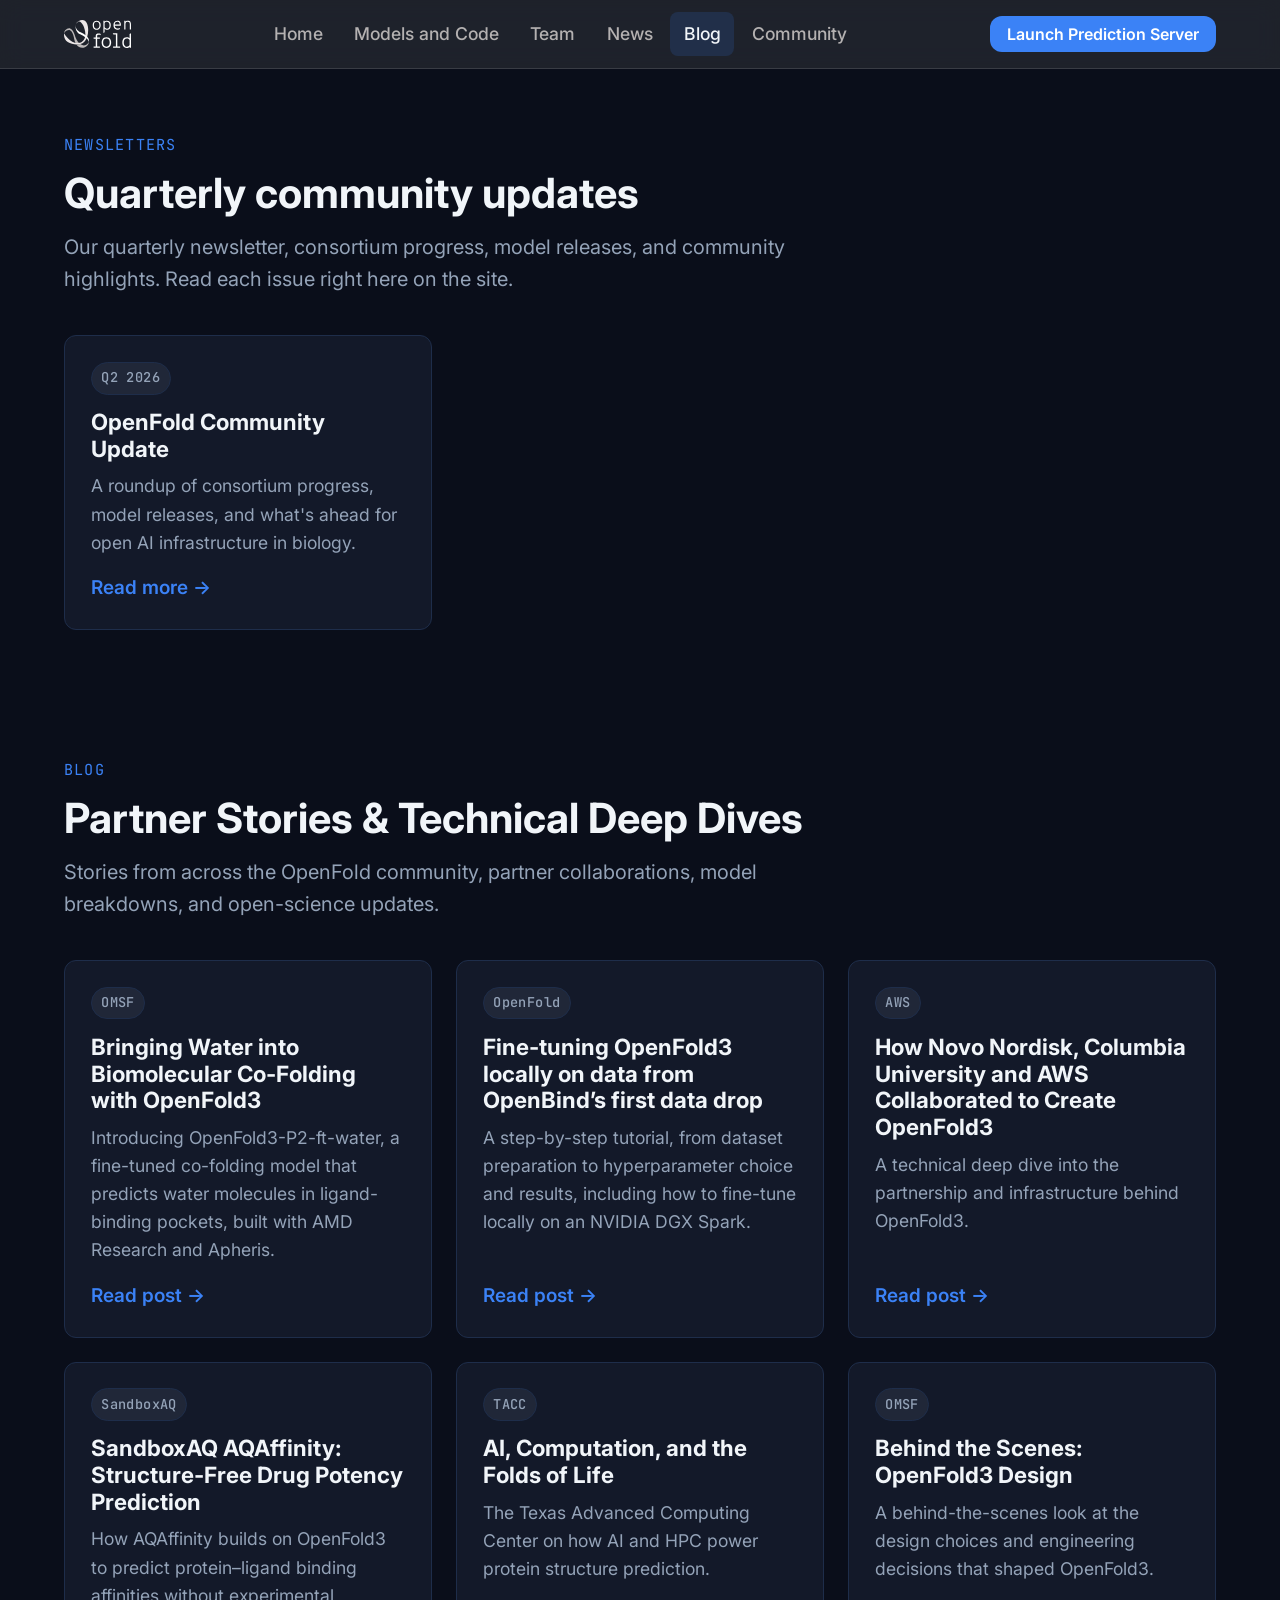
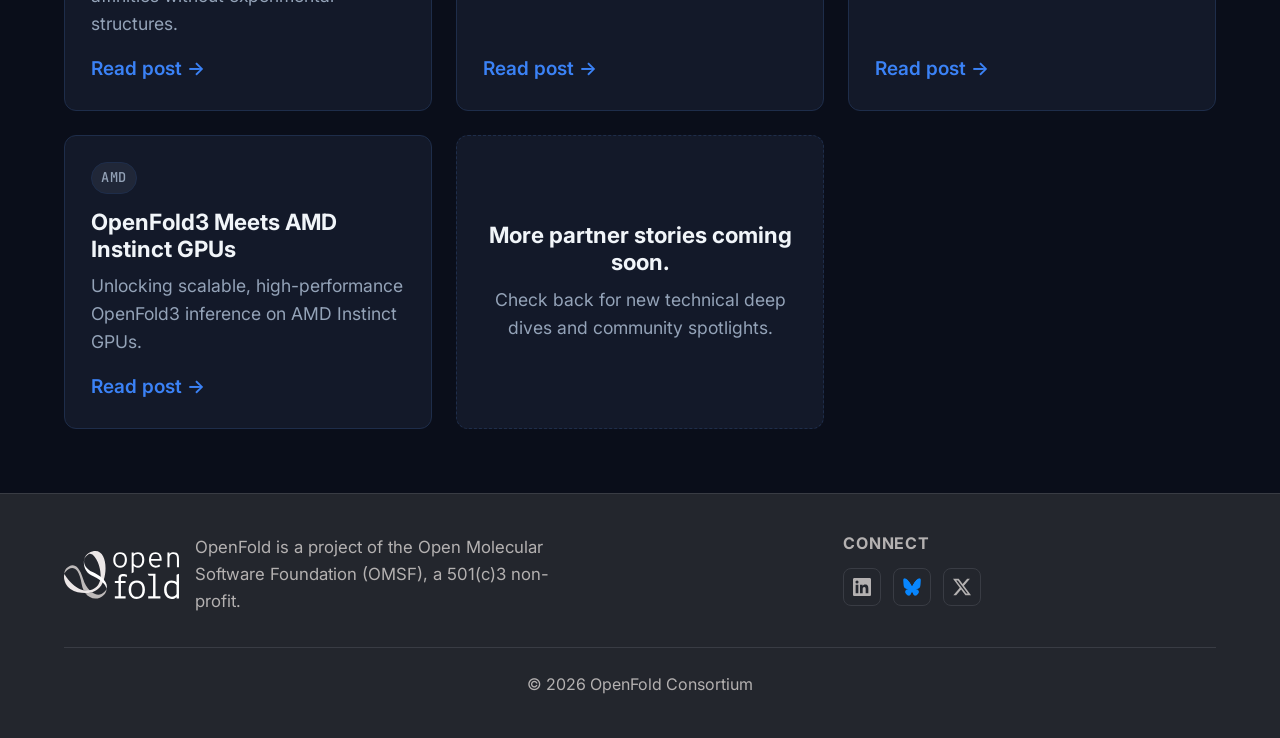
<file: blog.html>
<!DOCTYPE html>
<html lang="en">
<head>
  <meta charset="UTF-8">
  <meta name="viewport" content="width=device-width, initial-scale=1.0">
  <link rel="icon" href="assets/openFold-logo/favicon/favicon-blue.ico" sizes="any">
  <title>Blog &amp; Partner Stories | OpenFold</title>
  <meta name="description" content="Partner stories and technical deep dives from the OpenFold community, collaborations, model breakdowns, and open-science updates.">
  <link rel="stylesheet" href="styles/main.css">
  <link rel="stylesheet" href="styles/nav.css">
</head>
<body>

<!-- ===================== NAV ===================== -->
<nav class="site-nav">
  <div class="site-nav__inner">
    <a class="site-nav__brand" href="index.html" aria-label="OpenFold home">
      <img src="assets/openFold-logo/white/svg/OpenFold-white.svg" alt="OpenFold">
    </a>
    <button class="site-nav__toggle" type="button" aria-label="Toggle navigation" aria-expanded="false" aria-controls="primary-menu">
      <span></span><span></span><span></span>
    </button>
    <div class="site-nav__menu" id="primary-menu">
      <ul class="site-nav__links">
        <li><a href="index.html">Home</a></li>
        <li><a href="science.html">Models and Code</a></li>
        <li><a href="team.html">Team</a></li>
        <li><a href="news.html">News</a></li>
        <li><a href="blog.html" class="is-active" aria-current="page">Blog</a></li>
        <li><a href="community.html">Community</a></li>
      </ul>
      <div class="site-nav__right">
        <a class="btn btn--primary btn--sm" href="https://portal.openfold.io/" target="_blank" rel="noopener noreferrer">Launch Prediction Server</a>
      </div>
    </div>
  </div>
</nav>

<main>
  <!-- ===================== NEWSLETTERS ===================== -->
  <section class="section" id="newsletters">
    <div class="container">
      <div class="section__head">
        <span class="eyebrow">Newsletters</span>
        <h2>Quarterly community updates</h2>
        <p class="section__lead">Our quarterly newsletter, consortium progress, model releases, and community highlights. Read each issue right here on the site.</p>
      </div>
      <div class="grid grid--3">
        <article class="card card--hover">
          <span class="badge badge--muted" style="align-self:flex-start;margin-bottom:0.9rem;">Q2 2026</span>
          <h3>OpenFold Community Update</h3>
          <p>A roundup of consortium progress, model releases, and what's ahead for open AI infrastructure in biology.</p>
          <div class="card__footer">
            <a class="link-arrow" href="assets/newsletters/OpenFold_Community_Update.pdf"
               data-newsletter
               data-newsletter-src="assets/newsletters/OpenFold_Community_Update.pdf"
               data-newsletter-title="OpenFold Community Update — Q2 2026">Read more</a>
          </div>
        </article>
      </div>
    </div>
  </section>

  <!-- ===================== PARTNER STORIES ===================== -->
  <section class="section">
    <div class="container">
      <div class="section__head">
        <span class="eyebrow">Blog</span>
        <h2>Partner Stories &amp; Technical Deep Dives</h2>
        <p class="section__lead">Stories from across the OpenFold community, partner collaborations, model breakdowns, and open-science updates.</p>
      </div>

      <div class="grid grid--3" id="blog-posts">
        <article class="card card--hover">
          <span class="badge badge--muted" style="align-self:flex-start;margin-bottom:0.9rem;">OMSF</span>
          <h3>Bringing Water into Biomolecular Co-Folding with OpenFold3</h3>
          <p>Introducing OpenFold3-P2-ft-water, a fine-tuned co-folding model that predicts water molecules in ligand-binding pockets, built with AMD Research and Apheris.</p>
          <div class="card__footer">
            <a class="link-arrow" href="https://omsf.substack.com/p/bringing-water-into-biomolecular" target="_blank" rel="noopener noreferrer">Read post</a>
          </div>
        </article>
        <article class="card card--hover">
          <span class="badge badge--muted" style="align-self:flex-start;margin-bottom:0.9rem;">OpenFold</span>
          <h3>Fine-tuning OpenFold3 locally on data from OpenBind&rsquo;s first data drop</h3>
          <p>A step-by-step tutorial, from dataset preparation to hyperparameter choice and results, including how to fine-tune locally on an NVIDIA DGX Spark.</p>
          <div class="card__footer">
            <a class="link-arrow" href="blog-finetuning-openfold3.html">Read post</a>
          </div>
        </article>
        <article class="card card--hover">
          <span class="badge badge--muted" style="align-self:flex-start;margin-bottom:0.9rem;">AWS</span>
          <h3>How Novo Nordisk, Columbia University and AWS Collaborated to Create OpenFold3</h3>
          <p>A technical deep dive into the partnership and infrastructure behind OpenFold3.</p>
          <div class="card__footer">
            <a class="link-arrow" href="https://aws.amazon.com/blogs/hpc/how-novo-nordisk-columbia-university-and-aws-collaborated-to-create-openfold3/" target="_blank" rel="noopener noreferrer">Read post</a>
          </div>
        </article>
        <article class="card card--hover">
          <span class="badge badge--muted" style="align-self:flex-start;margin-bottom:0.9rem;">SandboxAQ</span>
          <h3>SandboxAQ AQAffinity: Structure-Free Drug Potency Prediction</h3>
          <p>How AQAffinity builds on OpenFold3 to predict protein–ligand binding affinities without experimental structures.</p>
          <div class="card__footer">
            <a class="link-arrow" href="https://www.sandboxaq.com/aqaffinity" target="_blank" rel="noopener noreferrer">Read post</a>
          </div>
        </article>
        <article class="card card--hover">
          <span class="badge badge--muted" style="align-self:flex-start;margin-bottom:0.9rem;">TACC</span>
          <h3>AI, Computation, and the Folds of Life</h3>
          <p>The Texas Advanced Computing Center on how AI and HPC power protein structure prediction.</p>
          <div class="card__footer">
            <a class="link-arrow" href="https://tacc.utexas.edu/news/latest-news/2024/08/13/ai-computation-and-the-folds-of-life/" target="_blank" rel="noopener noreferrer">Read post</a>
          </div>
        </article>
        <article class="card card--hover">
          <span class="badge badge--muted" style="align-self:flex-start;margin-bottom:0.9rem;">OMSF</span>
          <h3>Behind the Scenes: OpenFold3 Design</h3>
          <p>A behind-the-scenes look at the design choices and engineering decisions that shaped OpenFold3.</p>
          <div class="card__footer">
            <a class="link-arrow" href="https://omsf.substack.com/p/behind-the-scenes-openfold3-design" target="_blank" rel="noopener noreferrer">Read post</a>
          </div>
        </article>
        <article class="card card--hover">
          <span class="badge badge--muted" style="align-self:flex-start;margin-bottom:0.9rem;">AMD</span>
          <h3>OpenFold3 Meets AMD Instinct GPUs</h3>
          <p>Unlocking scalable, high-performance OpenFold3 inference on AMD Instinct GPUs.</p>
          <div class="card__footer">
            <a class="link-arrow" href="https://www.amd.com/en/blogs/2026/openfold3-meets-amd-instinct-gpus-unlocking-scalable.html" target="_blank" rel="noopener noreferrer">Read post</a>
          </div>
        </article>
        <article class="card" style="justify-content:center;align-items:center;text-align:center;border-style:dashed;">
          <h3>More partner stories coming soon.</h3>
          <p style="margin-bottom:0;">Check back for new technical deep dives and community spotlights.</p>
        </article>
      </div>
    </div>
  </section>
</main>

<!-- ===================== NEWSLETTER MODAL ===================== -->
<div class="newsletter-modal" id="newsletterModal" hidden>
  <div class="newsletter-modal__overlay" data-newsletter-close></div>
  <div class="newsletter-modal__dialog" role="dialog" aria-modal="true" aria-labelledby="newsletterModalTitle">
    <div class="newsletter-modal__head">
      <h3 id="newsletterModalTitle">Newsletter</h3>
      <div class="newsletter-modal__actions">
        <a class="btn btn--ghost btn--sm newsletter-modal__open" href="#" target="_blank" rel="noopener noreferrer">Open in new tab</a>
        <button class="newsletter-modal__close" type="button" aria-label="Close" data-newsletter-close>&times;</button>
      </div>
    </div>
    <iframe class="newsletter-modal__frame" title="OpenFold newsletter" src="about:blank"></iframe>
  </div>
</div>

<!-- ===================== FOOTER ===================== -->
<footer class="site-footer">
  <div class="container">
    <div class="site-footer__grid">
      <div>
        <img class="site-footer__logo" src="assets/openFold-logo/white/svg/OpenFold-white.svg" alt="OpenFold">        <p>OpenFold is a project of the Open Molecular Software Foundation (OMSF), a 501(c)3 non-profit.</p>
      </div>
      <div>
        <h4>Connect</h4>
        <div class="footer-social">
          <a href="https://www.linkedin.com/company/openfold" target="_blank" rel="noopener noreferrer" aria-label="LinkedIn">
            <svg viewBox="0 0 24 24" aria-hidden="true"><path d="M20.45 20.45h-3.56v-5.57c0-1.33-.02-3.04-1.85-3.04-1.85 0-2.13 1.45-2.13 2.94v5.67H9.35V9h3.42v1.56h.05c.48-.9 1.64-1.85 3.37-1.85 3.6 0 4.27 2.37 4.27 5.46v6.28zM5.34 7.43a2.06 2.06 0 1 1 0-4.13 2.06 2.06 0 0 1 0 4.13zM7.12 20.45H3.55V9h3.57v11.45zM22.22 0H1.77C.79 0 0 .77 0 1.73v20.54C0 23.23.79 24 1.77 24h20.45c.98 0 1.78-.77 1.78-1.73V1.73C24 .77 23.2 0 22.22 0z"/></svg>
          </a>
          <a href="https://bsky.app/profile/openfold.io" target="_blank" rel="noopener noreferrer" aria-label="Bluesky">
            <img src="assets/images/Bluesky.png" alt="" width="18" height="18">
          </a>
          <a href="https://twitter.com/open_fold" target="_blank" rel="noopener noreferrer" aria-label="Twitter / X">
            <svg viewBox="0 0 24 24" aria-hidden="true"><path d="M18.9 1.15h3.68l-8.04 9.19L24 22.85h-7.41l-5.8-7.58-6.64 7.58H.46l8.6-9.83L0 1.15h7.6l5.24 6.93 6.06-6.93zm-1.29 19.5h2.04L6.49 3.24H4.3L17.61 20.65z"/></svg>
          </a>
        </div>
      </div>
    </div>
    <div class="site-footer__bottom">© 2026 OpenFold Consortium</div>
  </div>
</footer>

<script src="js/nav.js"></script>
<script src="js/newsletter.js"></script>
</body>
</html>
</file>
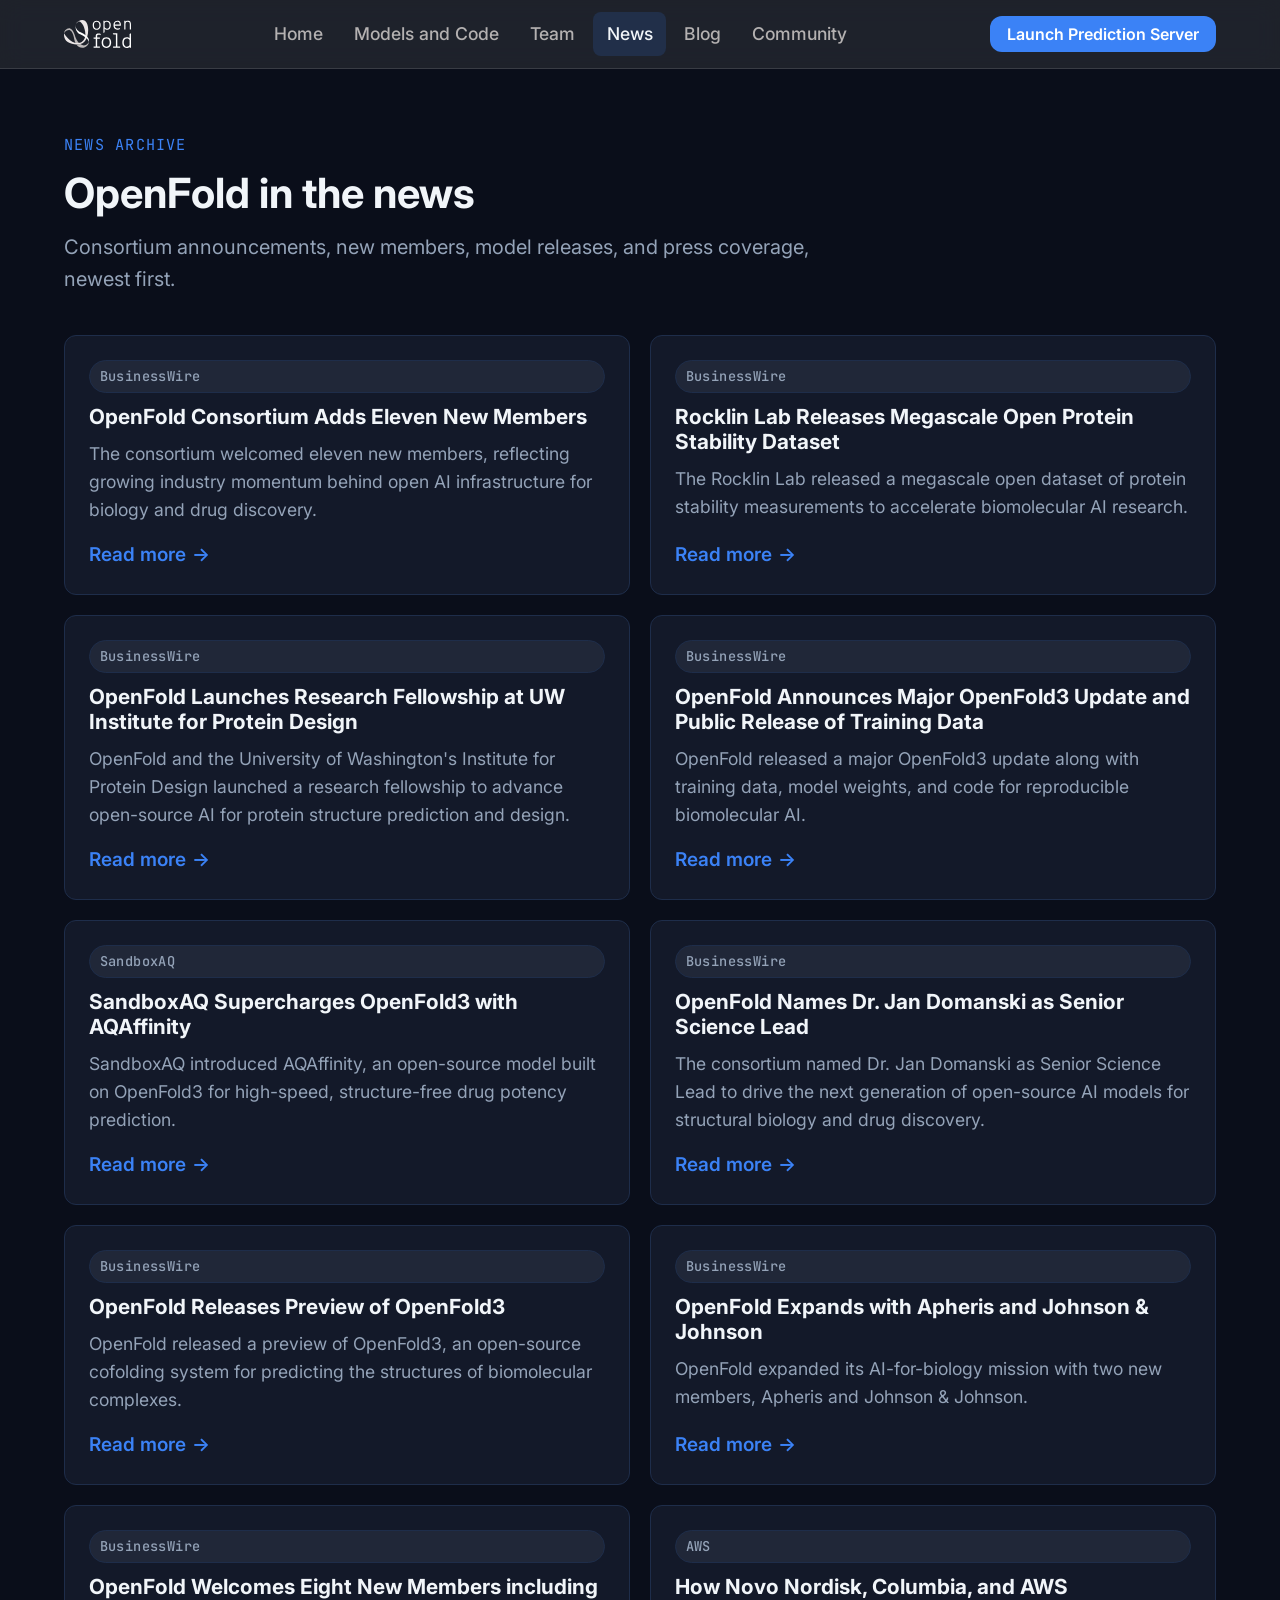
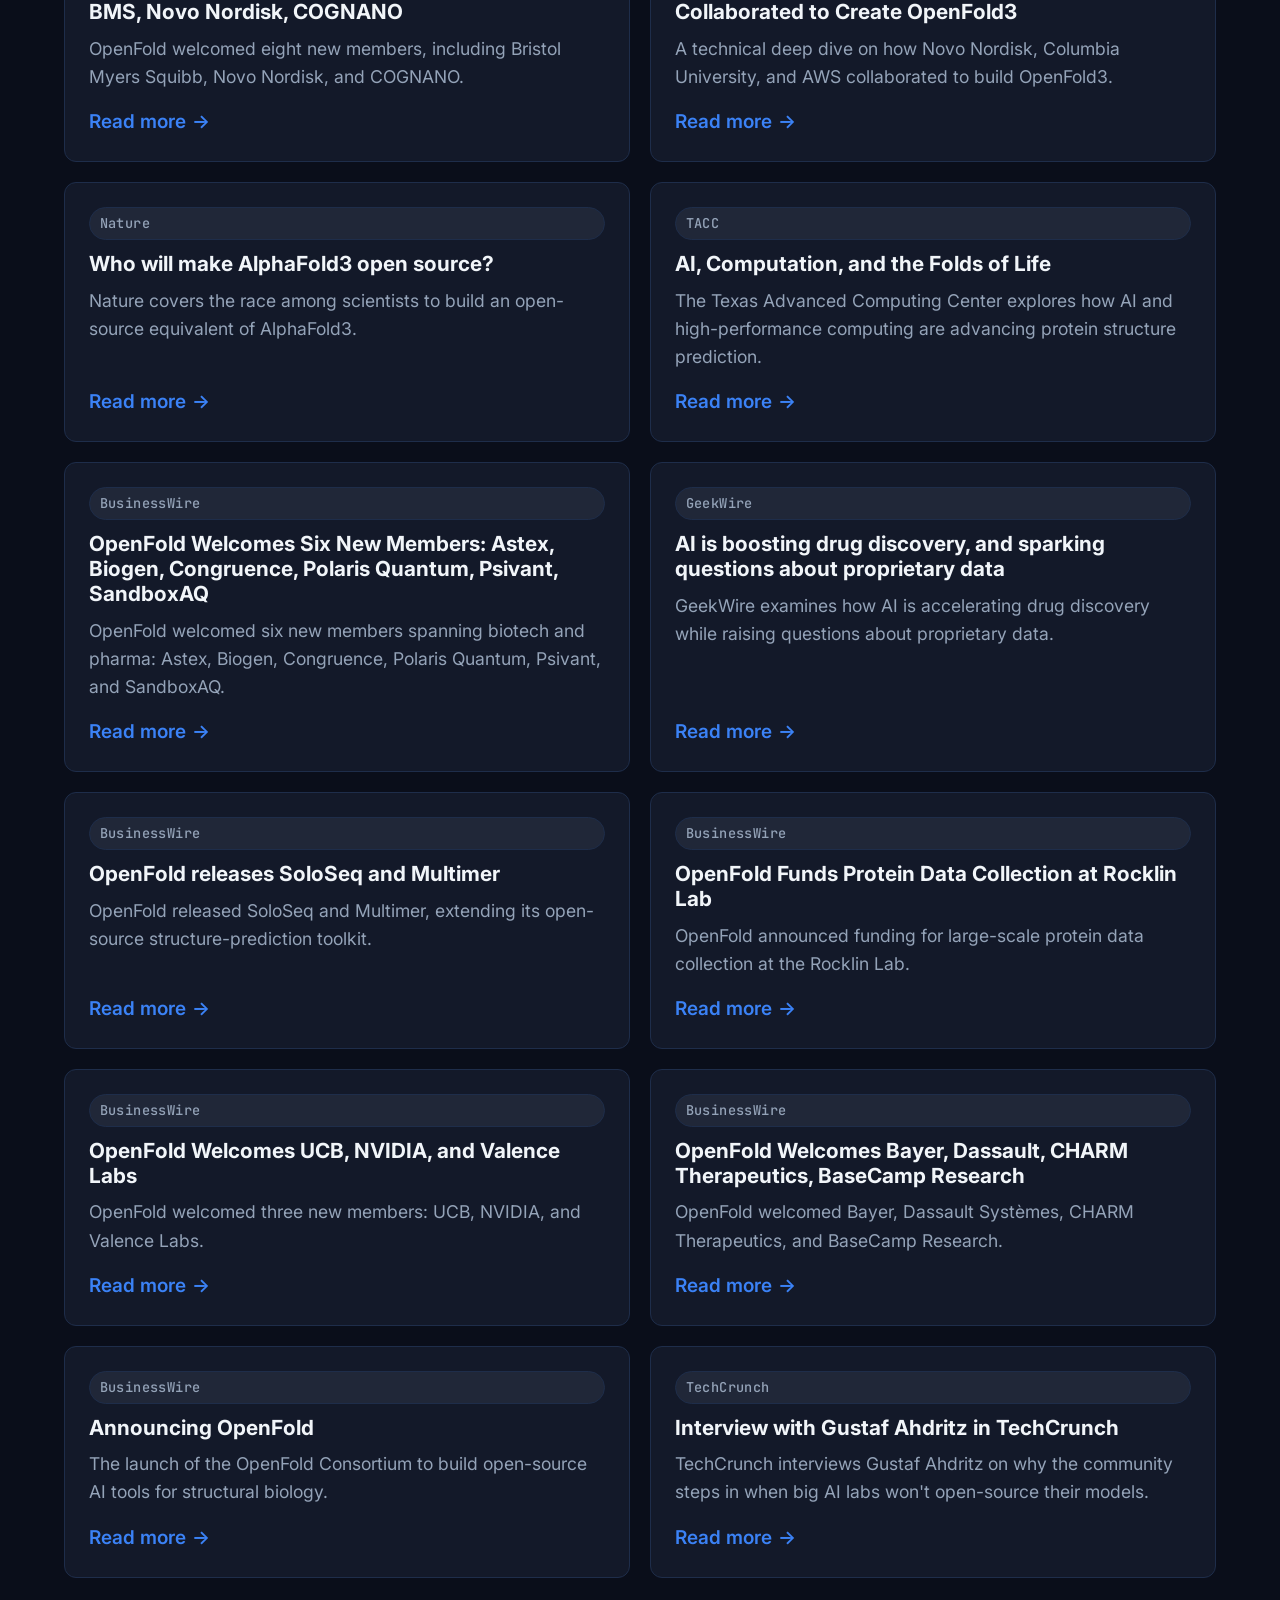
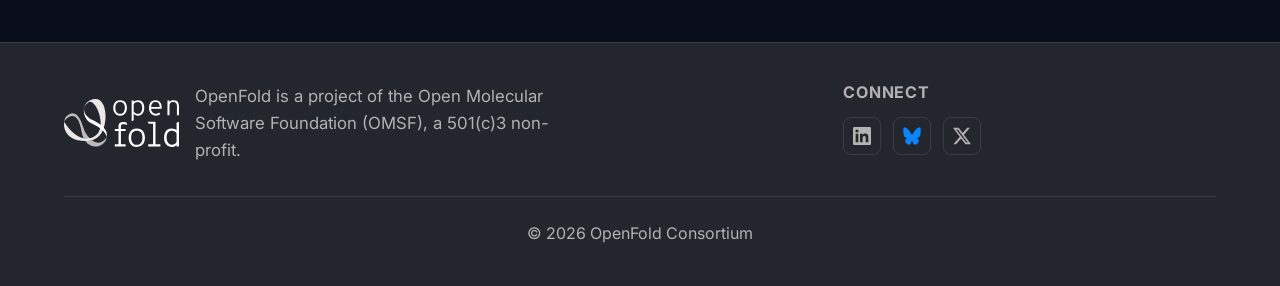
<file: news.html>
<!DOCTYPE html>
<html lang="en">
<head>
  <meta charset="UTF-8">
  <meta name="viewport" content="width=device-width, initial-scale=1.0">
  <link rel="icon" href="assets/openFold-logo/favicon/favicon-blue.ico" sizes="any">
  <title>News | OpenFold</title>
  <meta name="description" content="The OpenFold news archive, consortium announcements, new members, model releases, and press coverage of open AI infrastructure for biology.">
  <link rel="stylesheet" href="styles/main.css">
  <link rel="stylesheet" href="styles/nav.css">
</head>
<body>

<!-- ===================== NAV ===================== -->
<nav class="site-nav">
  <div class="site-nav__inner">
    <a class="site-nav__brand" href="index.html" aria-label="OpenFold home">
      <img src="assets/openFold-logo/white/svg/OpenFold-white.svg" alt="OpenFold">
    </a>
    <button class="site-nav__toggle" type="button" aria-label="Toggle navigation" aria-expanded="false" aria-controls="primary-menu">
      <span></span><span></span><span></span>
    </button>
    <div class="site-nav__menu" id="primary-menu">
      <ul class="site-nav__links">
        <li><a href="index.html">Home</a></li>
        <li><a href="science.html">Models and Code</a></li>
        <li><a href="team.html">Team</a></li>
        <li><a href="news.html" class="is-active" aria-current="page">News</a></li>
        <li><a href="blog.html">Blog</a></li>
        <li><a href="community.html">Community</a></li>
      </ul>
      <div class="site-nav__right">
        <a class="btn btn--primary btn--sm" href="https://portal.openfold.io/" target="_blank" rel="noopener noreferrer">Launch Prediction Server</a>
      </div>
    </div>
  </div>
</nav>

<main>
  <section class="section">
    <div class="container">
      <div class="section__head">
        <span class="eyebrow">News Archive</span>
        <h2>OpenFold in the news</h2>
        <p class="section__lead">Consortium announcements, new members, model releases, and press coverage, newest first.</p>
      </div>

      <div class="news-list">
        <article class="news-item">
          <span class="badge badge--muted news-item__source">BusinessWire</span>
          <h2>OpenFold Consortium Adds Eleven New Members</h2>
          <p>The consortium welcomed eleven new members, reflecting growing industry momentum behind open AI infrastructure for biology and drug discovery.</p>
          <div class="card__footer"><a class="link-arrow" href="https://www.businesswire.com/news/home/20260609986184/en/OpenFold-Consortium-Adds-Eleven-New-Members-as-Momentum-Builds-for-Open-AI-Infrastructure-in-Biology-and-Drug-Discovery" target="_blank" rel="noopener noreferrer">Read more</a></div>
        </article>

        <article class="news-item">
          <span class="badge badge--muted news-item__source">BusinessWire</span>
          <h2>Rocklin Lab Releases Megascale Open Protein Stability Dataset</h2>
          <p>The Rocklin Lab released a megascale open dataset of protein stability measurements to accelerate biomolecular AI research.</p>
          <div class="card__footer"><a class="link-arrow" href="https://www.businesswire.com/news/home/20260526185604/en/Rocklin-Lab-Releases-Megascale-Open-Protein-Stability-Dataset-to-Advance-Biomolecular-AI" target="_blank" rel="noopener noreferrer">Read more</a></div>
        </article>

        <article class="news-item">
          <span class="badge badge--muted news-item__source">BusinessWire</span>
          <h2>OpenFold Launches Research Fellowship at UW Institute for Protein Design</h2>
          <p>OpenFold and the University of Washington's Institute for Protein Design launched a research fellowship to advance open-source AI for protein structure prediction and design.</p>
          <div class="card__footer"><a class="link-arrow" href="https://www.businesswire.com/news/home/20260318671177/en/Open-Molecular-Software-Foundations-OpenFold-Consortium-Launches-Research-Fellowship-at-the-University-of-Washingtons-Institute-for-Protein-Design" target="_blank" rel="noopener noreferrer">Read more</a></div>
        </article>

        <article class="news-item">
          <span class="badge badge--muted news-item__source">BusinessWire</span>
          <h2>OpenFold Announces Major OpenFold3 Update and Public Release of Training Data</h2>
          <p>OpenFold released a major OpenFold3 update along with training data, model weights, and code for reproducible biomolecular AI.</p>
          <div class="card__footer"><a class="link-arrow" href="https://www.businesswire.com/news/home/20260313170622/en/OpenFold-Consortium-Announces-Major-OpenFold3-Update-and-Public-Release-of-Training-Data-for-Reproducible-Biomolecular-AI" target="_blank" rel="noopener noreferrer">Read more</a></div>
        </article>

        <article class="news-item">
          <span class="badge badge--muted news-item__source">SandboxAQ</span>
          <h2>SandboxAQ Supercharges OpenFold3 with AQAffinity</h2>
          <p>SandboxAQ introduced AQAffinity, an open-source model built on OpenFold3 for high-speed, structure-free drug potency prediction.</p>
          <div class="card__footer"><a class="link-arrow" href="https://www.sandboxaq.com/aqaffinity" target="_blank" rel="noopener noreferrer">Read more</a></div>
        </article>

        <article class="news-item">
          <span class="badge badge--muted news-item__source">BusinessWire</span>
          <h2>OpenFold Names Dr. Jan Domanski as Senior Science Lead</h2>
          <p>The consortium named Dr. Jan Domanski as Senior Science Lead to drive the next generation of open-source AI models for structural biology and drug discovery.</p>
          <div class="card__footer"><a class="link-arrow" href="https://www.businesswire.com/news/home/20251201501239/en/" target="_blank" rel="noopener noreferrer">Read more</a></div>
        </article>

        <article class="news-item">
          <span class="badge badge--muted news-item__source">BusinessWire</span>
          <h2>OpenFold Releases Preview of OpenFold3</h2>
          <p>OpenFold released a preview of OpenFold3, an open-source cofolding system for predicting the structures of biomolecular complexes.</p>
          <div class="card__footer"><a class="link-arrow" href="https://www.businesswire.com/news/home/20251028507233/en/" target="_blank" rel="noopener noreferrer">Read more</a></div>
        </article>

        <article class="news-item">
          <span class="badge badge--muted news-item__source">BusinessWire</span>
          <h2>OpenFold Expands with Apheris and Johnson &amp; Johnson</h2>
          <p>OpenFold expanded its AI-for-biology mission with two new members, Apheris and Johnson &amp; Johnson.</p>
          <div class="card__footer"><a class="link-arrow" href="https://www.businesswire.com/news/home/20250716399394/en/" target="_blank" rel="noopener noreferrer">Read more</a></div>
        </article>

        <article class="news-item">
          <span class="badge badge--muted news-item__source">BusinessWire</span>
          <h2>OpenFold Welcomes Eight New Members including BMS, Novo Nordisk, COGNANO</h2>
          <p>OpenFold welcomed eight new members, including Bristol Myers Squibb, Novo Nordisk, and COGNANO.</p>
          <div class="card__footer"><a class="link-arrow" href="https://www.businesswire.com/news/home/20250415351561/en/" target="_blank" rel="noopener noreferrer">Read more</a></div>
        </article>

        <article class="news-item">
          <span class="badge badge--muted news-item__source">AWS</span>
          <h2>How Novo Nordisk, Columbia, and AWS Collaborated to Create OpenFold3</h2>
          <p>A technical deep dive on how Novo Nordisk, Columbia University, and AWS collaborated to build OpenFold3.</p>
          <div class="card__footer"><a class="link-arrow" href="https://aws.amazon.com/blogs/hpc/how-novo-nordisk-columbia-university-and-aws-collaborated-to-create-openfold3/" target="_blank" rel="noopener noreferrer">Read more</a></div>
        </article>

        <article class="news-item">
          <span class="badge badge--muted news-item__source">Nature</span>
          <h2>Who will make AlphaFold3 open source?</h2>
          <p>Nature covers the race among scientists to build an open-source equivalent of AlphaFold3.</p>
          <div class="card__footer"><a class="link-arrow" href="https://www.nature.com/articles/d41586-024-01555-x" target="_blank" rel="noopener noreferrer">Read more</a></div>
        </article>

        <article class="news-item">
          <span class="badge badge--muted news-item__source">TACC</span>
          <h2>AI, Computation, and the Folds of Life</h2>
          <p>The Texas Advanced Computing Center explores how AI and high-performance computing are advancing protein structure prediction.</p>
          <div class="card__footer"><a class="link-arrow" href="https://tacc.utexas.edu/news/latest-news/2024/08/13/ai-computation-and-the-folds-of-life/" target="_blank" rel="noopener noreferrer">Read more</a></div>
        </article>

        <article class="news-item">
          <span class="badge badge--muted news-item__source">BusinessWire</span>
          <h2>OpenFold Welcomes Six New Members: Astex, Biogen, Congruence, Polaris Quantum, Psivant, SandboxAQ</h2>
          <p>OpenFold welcomed six new members spanning biotech and pharma: Astex, Biogen, Congruence, Polaris Quantum, Psivant, and SandboxAQ.</p>
          <div class="card__footer"><a class="link-arrow" href="https://www.businesswire.com/news/home/20240813538795/en/" target="_blank" rel="noopener noreferrer">Read more</a></div>
        </article>

        <article class="news-item">
          <span class="badge badge--muted news-item__source">GeekWire</span>
          <h2>AI is boosting drug discovery, and sparking questions about proprietary data</h2>
          <p>GeekWire examines how AI is accelerating drug discovery while raising questions about proprietary data.</p>
          <div class="card__footer"><a class="link-arrow" href="https://www.geekwire.com/2024/" target="_blank" rel="noopener noreferrer">Read more</a></div>
        </article>

        <article class="news-item">
          <span class="badge badge--muted news-item__source">BusinessWire</span>
          <h2>OpenFold releases SoloSeq and Multimer</h2>
          <p>OpenFold released SoloSeq and Multimer, extending its open-source structure-prediction toolkit.</p>
          <div class="card__footer"><a class="link-arrow" href="https://www.businesswire.com/news/home/20240219658831/en/" target="_blank" rel="noopener noreferrer">Read more</a></div>
        </article>

        <article class="news-item">
          <span class="badge badge--muted news-item__source">BusinessWire</span>
          <h2>OpenFold Funds Protein Data Collection at Rocklin Lab</h2>
          <p>OpenFold announced funding for large-scale protein data collection at the Rocklin Lab.</p>
          <div class="card__footer"><a class="link-arrow" href="https://www.businesswire.com/news/home/20231002433534/en/" target="_blank" rel="noopener noreferrer">Read more</a></div>
        </article>

        <article class="news-item">
          <span class="badge badge--muted news-item__source">BusinessWire</span>
          <h2>OpenFold Welcomes UCB, NVIDIA, and Valence Labs</h2>
          <p>OpenFold welcomed three new members: UCB, NVIDIA, and Valence Labs.</p>
          <div class="card__footer"><a class="link-arrow" href="https://www.businesswire.com/news/home/20230912365077/en/" target="_blank" rel="noopener noreferrer">Read more</a></div>
        </article>

        <article class="news-item">
          <span class="badge badge--muted news-item__source">BusinessWire</span>
          <h2>OpenFold Welcomes Bayer, Dassault, CHARM Therapeutics, BaseCamp Research</h2>
          <p>OpenFold welcomed Bayer, Dassault Systèmes, CHARM Therapeutics, and BaseCamp Research.</p>
          <div class="card__footer"><a class="link-arrow" href="https://www.businesswire.com/news/home/20221122005163/en/" target="_blank" rel="noopener noreferrer">Read more</a></div>
        </article>

        <article class="news-item">
          <span class="badge badge--muted news-item__source">BusinessWire</span>
          <h2>Announcing OpenFold</h2>
          <p>The launch of the OpenFold Consortium to build open-source AI tools for structural biology.</p>
          <div class="card__footer"><a class="link-arrow" href="https://www.businesswire.com/news/home/20220628005101/en/" target="_blank" rel="noopener noreferrer">Read more</a></div>
        </article>

        <article class="news-item">
          <span class="badge badge--muted news-item__source">TechCrunch</span>
          <h2>Interview with Gustaf Ahdritz in TechCrunch</h2>
          <p>TechCrunch interviews Gustaf Ahdritz on why the community steps in when big AI labs won't open-source their models.</p>
          <div class="card__footer"><a class="link-arrow" href="https://techcrunch.com/2022/05/19/when-big-ai-labs-refuse-to-open-source-their-models-the-community-steps-in/" target="_blank" rel="noopener noreferrer">Read more</a></div>
        </article>
      </div>
    </div>
  </section>
</main>

<!-- ===================== FOOTER ===================== -->
<footer class="site-footer">
  <div class="container">
    <div class="site-footer__grid">
      <div>
        <img class="site-footer__logo" src="assets/openFold-logo/white/svg/OpenFold-white.svg" alt="OpenFold">        <p>OpenFold is a project of the Open Molecular Software Foundation (OMSF), a 501(c)3 non-profit.</p>
      </div>
      <div>
        <h4>Connect</h4>
        <div class="footer-social">
          <a href="https://www.linkedin.com/company/openfold" target="_blank" rel="noopener noreferrer" aria-label="LinkedIn">
            <svg viewBox="0 0 24 24" aria-hidden="true"><path d="M20.45 20.45h-3.56v-5.57c0-1.33-.02-3.04-1.85-3.04-1.85 0-2.13 1.45-2.13 2.94v5.67H9.35V9h3.42v1.56h.05c.48-.9 1.64-1.85 3.37-1.85 3.6 0 4.27 2.37 4.27 5.46v6.28zM5.34 7.43a2.06 2.06 0 1 1 0-4.13 2.06 2.06 0 0 1 0 4.13zM7.12 20.45H3.55V9h3.57v11.45zM22.22 0H1.77C.79 0 0 .77 0 1.73v20.54C0 23.23.79 24 1.77 24h20.45c.98 0 1.78-.77 1.78-1.73V1.73C24 .77 23.2 0 22.22 0z"/></svg>
          </a>
          <a href="https://bsky.app/profile/openfold.io" target="_blank" rel="noopener noreferrer" aria-label="Bluesky">
            <img src="assets/images/Bluesky.png" alt="" width="18" height="18">
          </a>
          <a href="https://twitter.com/open_fold" target="_blank" rel="noopener noreferrer" aria-label="Twitter / X">
            <svg viewBox="0 0 24 24" aria-hidden="true"><path d="M18.9 1.15h3.68l-8.04 9.19L24 22.85h-7.41l-5.8-7.58-6.64 7.58H.46l8.6-9.83L0 1.15h7.6l5.24 6.93 6.06-6.93zm-1.29 19.5h2.04L6.49 3.24H4.3L17.61 20.65z"/></svg>
          </a>
        </div>
      </div>
    </div>
    <div class="site-footer__bottom">© 2026 OpenFold Consortium</div>
  </div>
</footer>

<script src="js/nav.js"></script>
</body>
</html>
</file>
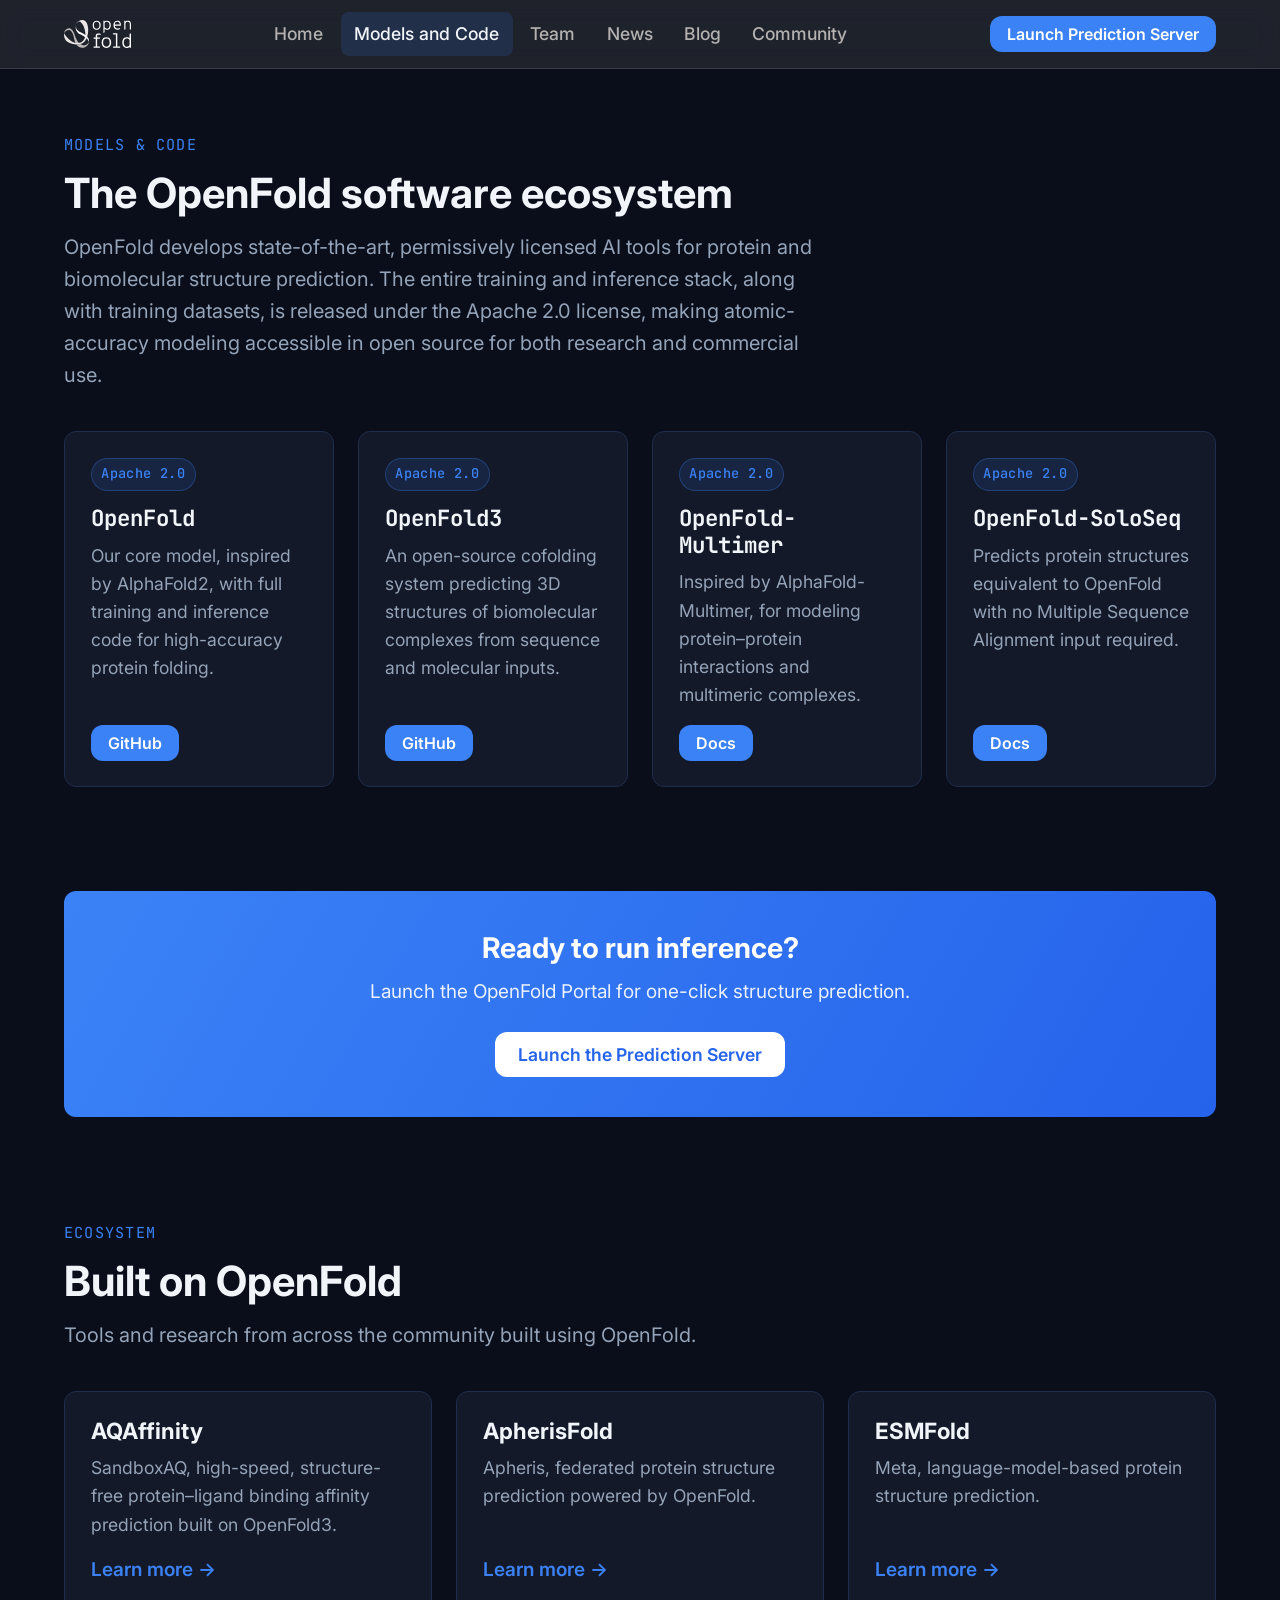
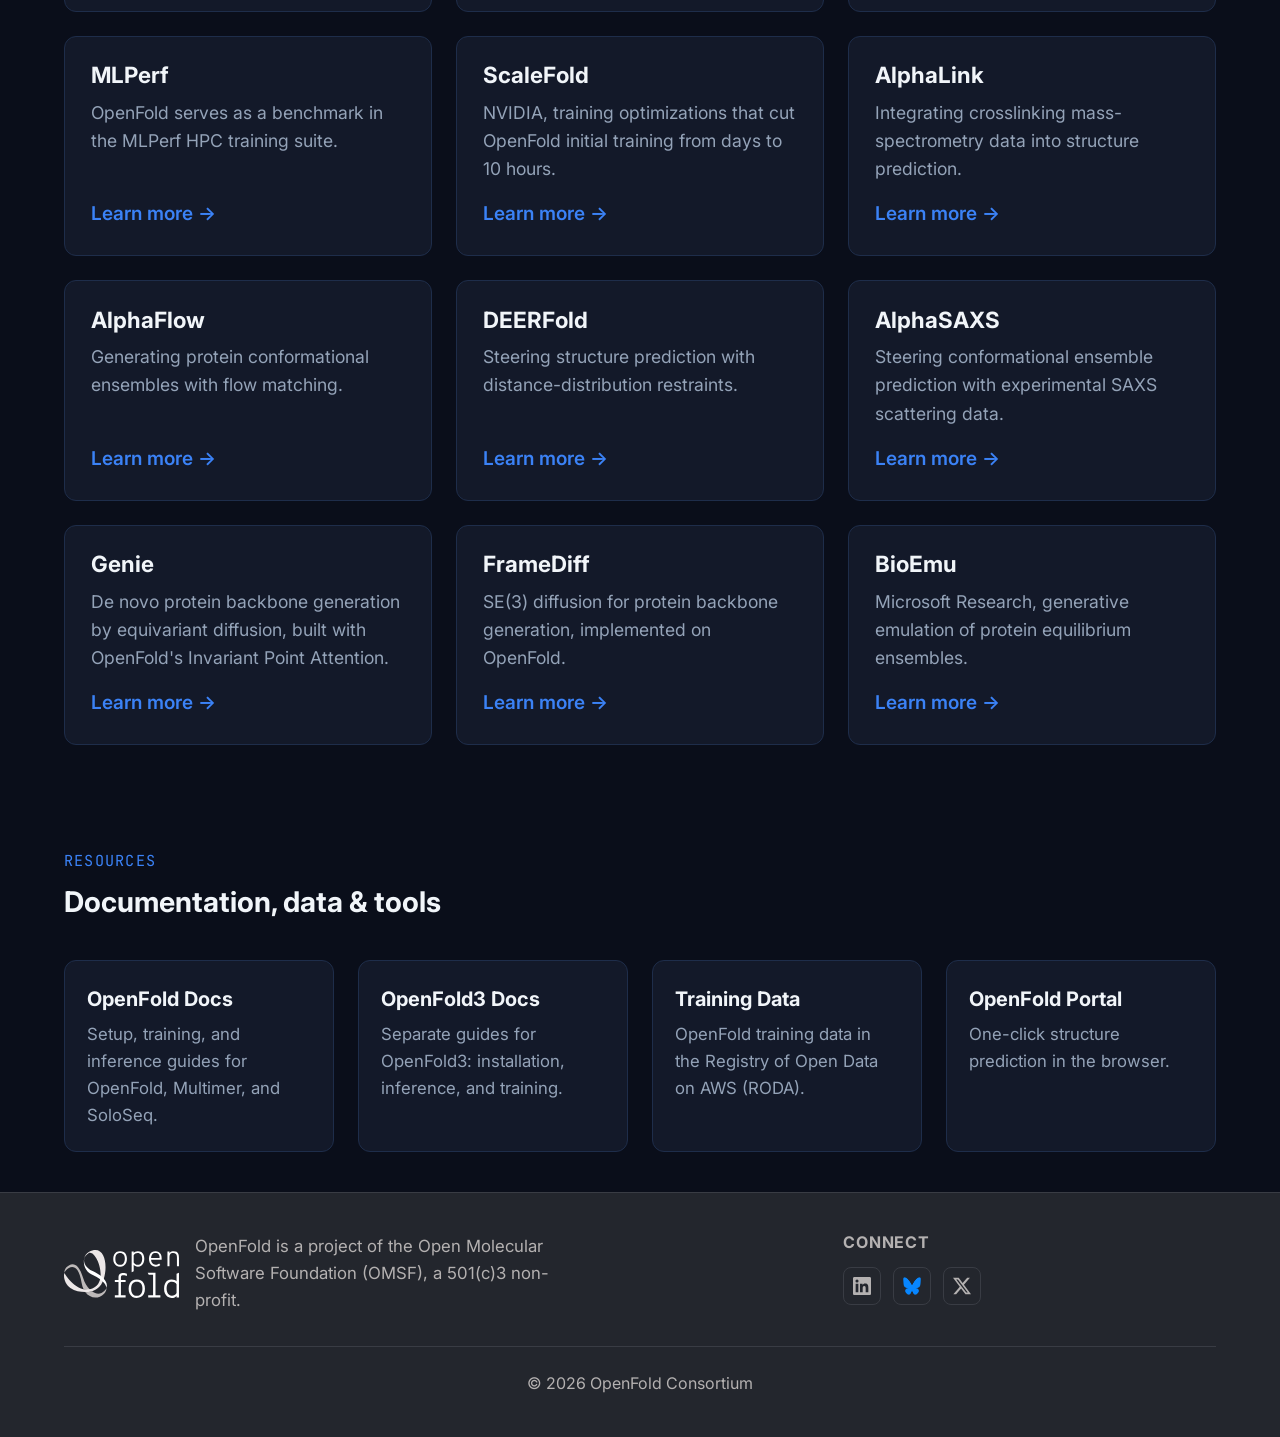
<file: science.html>
<!DOCTYPE html>
<html lang="en">
<head>
  <meta charset="UTF-8">
  <meta name="viewport" content="width=device-width, initial-scale=1.0">
  <link rel="icon" href="assets/openFold-logo/favicon/favicon-blue.ico" sizes="any">
  <title>Science: Models &amp; Code | OpenFold</title>
  <meta name="description" content="Explore the OpenFold open-source software ecosystem: OpenFold, OpenFold3, Multimer, and SoloSeq, all Apache 2.0 licensed, plus models built on OpenFold.">
  <link rel="stylesheet" href="styles/main.css">
  <link rel="stylesheet" href="styles/nav.css">
</head>
<body>

<!-- ===================== NAV ===================== -->
<nav class="site-nav">
  <div class="site-nav__inner">
    <a class="site-nav__brand" href="index.html" aria-label="OpenFold home">
      <img src="assets/openFold-logo/white/svg/OpenFold-white.svg" alt="OpenFold">
    </a>
    <button class="site-nav__toggle" type="button" aria-label="Toggle navigation" aria-expanded="false" aria-controls="primary-menu">
      <span></span><span></span><span></span>
    </button>
    <div class="site-nav__menu" id="primary-menu">
      <ul class="site-nav__links">
        <li><a href="index.html">Home</a></li>
        <li><a href="science.html" class="is-active" aria-current="page">Models and Code</a></li>
        <li><a href="team.html">Team</a></li>
        <li><a href="news.html">News</a></li>
        <li><a href="blog.html">Blog</a></li>
        <li><a href="community.html">Community</a></li>
      </ul>
      <div class="site-nav__right">
        <a class="btn btn--primary btn--sm" href="https://portal.openfold.io/" target="_blank" rel="noopener noreferrer">Launch Prediction Server</a>
      </div>
    </div>
  </div>
</nav>

<main>
  <!-- ===================== INTRO ===================== -->
  <section class="section">
    <div class="container">
      <div class="section__head">
        <span class="eyebrow">Models &amp; Code</span>
        <h2>The OpenFold software ecosystem</h2>
        <p class="section__lead">OpenFold develops state-of-the-art, permissively licensed AI tools for protein and biomolecular structure prediction. The entire training and inference stack, along with training datasets, is released under the Apache 2.0 license, making atomic-accuracy modeling accessible in open source for both research and commercial use.</p>
      </div>

      <!-- Model cards -->
      <div class="grid grid--4">
        <article class="card card--hover">
          <span class="badge" style="align-self:flex-start;margin-bottom:0.9rem;">Apache 2.0</span>
          <h3 class="mono">OpenFold</h3>
          <p>Our core model, inspired by AlphaFold2, with full training and inference code for high-accuracy protein folding.</p>
          <div class="card__footer">
            <a class="btn btn--primary btn--sm" href="https://github.com/aqlaboratory/openfold" target="_blank" rel="noopener noreferrer">GitHub</a>
          </div>
        </article>
        <article class="card card--hover">
          <span class="badge" style="align-self:flex-start;margin-bottom:0.9rem;">Apache 2.0</span>
          <h3 class="mono">OpenFold3</h3>
          <p>An open-source cofolding system predicting 3D structures of biomolecular complexes from sequence and molecular inputs.</p>
          <div class="card__footer">
            <a class="btn btn--primary btn--sm" href="https://github.com/aqlaboratory/openfold-3" target="_blank" rel="noopener noreferrer">GitHub</a>
          </div>
        </article>
        <article class="card card--hover">
          <span class="badge" style="align-self:flex-start;margin-bottom:0.9rem;">Apache 2.0</span>
          <h3 class="mono">OpenFold-Multimer</h3>
          <p>Inspired by AlphaFold-Multimer, for modeling protein–protein interactions and multimeric complexes.</p>
          <div class="card__footer">
            <a class="btn btn--primary btn--sm" href="https://openfold.readthedocs.io/en/latest/Multimer_Inference.html" target="_blank" rel="noopener noreferrer">Docs</a>
          </div>
        </article>
        <article class="card card--hover">
          <span class="badge" style="align-self:flex-start;margin-bottom:0.9rem;">Apache 2.0</span>
          <h3 class="mono">OpenFold-SoloSeq</h3>
          <p>Predicts protein structures equivalent to OpenFold with no Multiple Sequence Alignment input required.</p>
          <div class="card__footer">
            <a class="btn btn--primary btn--sm" href="https://openfold.readthedocs.io/en/latest/Single_Sequence_Inference.html" target="_blank" rel="noopener noreferrer">Docs</a>
          </div>
        </article>
      </div>
    </div>
  </section>

  <!-- ===================== PORTAL CALLOUT ===================== -->
  <section class="section--tight">
    <div class="container">
      <div class="banner">
        <h2>Ready to run inference?</h2>
        <p>Launch the OpenFold Portal for one-click structure prediction.</p>
        <a class="btn btn--primary" href="https://portal.openfold.io/" target="_blank" rel="noopener noreferrer">Launch the Prediction Server</a>
      </div>
    </div>
  </section>

  <!-- ===================== BUILT ON OPENFOLD ===================== -->
  <section class="section">
    <div class="container">
      <div class="section__head">
        <span class="eyebrow">Ecosystem</span>
        <h2>Built on OpenFold</h2>
        <p class="section__lead">Tools and research from across the community built using OpenFold.</p>
      </div>
      <div class="grid grid--3">
        <article class="card card--hover">
          <h3>AQAffinity</h3>
          <p>SandboxAQ, high-speed, structure-free protein–ligand binding affinity prediction built on OpenFold3.</p>
          <div class="card__footer">
            <a class="link-arrow" href="https://huggingface.co/SandboxAQ/AQAffinity" target="_blank" rel="noopener noreferrer">Learn more</a>
          </div>
        </article>
        <article class="card card--hover">
          <h3>ApherisFold</h3>
          <p>Apheris, federated protein structure prediction powered by OpenFold.</p>
          <div class="card__footer">
            <a class="link-arrow" href="https://try.fold.apheris.net/" target="_blank" rel="noopener noreferrer">Learn more</a>
          </div>
        </article>
        <article class="card card--hover">
          <h3>ESMFold</h3>
          <p>Meta, language-model-based protein structure prediction.</p>
          <div class="card__footer">
            <a class="link-arrow" href="https://github.com/facebookresearch/esm" target="_blank" rel="noopener noreferrer">Learn more</a>
          </div>
        </article>
        <article class="card card--hover">
          <h3>MLPerf</h3>
          <p>OpenFold serves as a benchmark in the MLPerf HPC training suite.</p>
          <div class="card__footer">
            <a class="link-arrow" href="https://mlcommons.org/2023/11/mlperf-training-v3-1-hpc-v3-0-results/" target="_blank" rel="noopener noreferrer">Learn more</a>
          </div>
        </article>
        <article class="card card--hover">
          <h3>ScaleFold</h3>
          <p>NVIDIA, training optimizations that cut OpenFold initial training from days to 10 hours.</p>
          <div class="card__footer">
            <a class="link-arrow" href="https://arxiv.org/abs/2404.11068" target="_blank" rel="noopener noreferrer">Learn more</a>
          </div>
        </article>
        <article class="card card--hover">
          <h3>AlphaLink</h3>
          <p>Integrating crosslinking mass-spectrometry data into structure prediction.</p>
          <div class="card__footer">
            <a class="link-arrow" href="https://www.nature.com/articles/s41587-023-01704-z" target="_blank" rel="noopener noreferrer">Learn more</a>
          </div>
        </article>
        <article class="card card--hover">
          <h3>AlphaFlow</h3>
          <p>Generating protein conformational ensembles with flow matching.</p>
          <div class="card__footer">
            <a class="link-arrow" href="https://arxiv.org/pdf/2402.04845" target="_blank" rel="noopener noreferrer">Learn more</a>
          </div>
        </article>
        <article class="card card--hover">
          <h3>DEERFold</h3>
          <p>Steering structure prediction with distance-distribution restraints.</p>
          <div class="card__footer">
            <a class="link-arrow" href="https://www.biorxiv.org/content/10.1101/2024.10.30.621127v1" target="_blank" rel="noopener noreferrer">Learn more</a>
          </div>
        </article>
        <article class="card card--hover">
          <h3>AlphaSAXS</h3>
          <p>Steering conformational ensemble prediction with experimental SAXS scattering data.</p>
          <div class="card__footer">
            <a class="link-arrow" href="https://www.biorxiv.org/content/10.64898/2026.03.12.708611v1" target="_blank" rel="noopener noreferrer">Learn more</a>
          </div>
        </article>
        <article class="card card--hover">
          <h3>Genie</h3>
          <p>De novo protein backbone generation by equivariant diffusion, built with OpenFold's Invariant Point Attention.</p>
          <div class="card__footer">
            <a class="link-arrow" href="https://arxiv.org/abs/2301.12485" target="_blank" rel="noopener noreferrer">Learn more</a>
          </div>
        </article>
        <article class="card card--hover">
          <h3>FrameDiff</h3>
          <p>SE(3) diffusion for protein backbone generation, implemented on OpenFold.</p>
          <div class="card__footer">
            <a class="link-arrow" href="https://arxiv.org/abs/2302.02277" target="_blank" rel="noopener noreferrer">Learn more</a>
          </div>
        </article>
        <article class="card card--hover">
          <h3>BioEmu</h3>
          <p>Microsoft Research, generative emulation of protein equilibrium ensembles.</p>
          <div class="card__footer">
            <a class="link-arrow" href="https://github.com/microsoft/bioemu" target="_blank" rel="noopener noreferrer">Learn more</a>
          </div>
        </article>
      </div>
    </div>
  </section>

  <!-- ===================== RESOURCES ===================== -->
  <section class="section--tight">
    <div class="container">
      <div class="section__head">
        <span class="eyebrow">Resources</span>
        <h2>Documentation, data &amp; tools</h2>
      </div>
      <div class="grid grid--4">
        <a class="tile" href="https://openfold.readthedocs.io/en/latest/" target="_blank" rel="noopener noreferrer">
          <strong>OpenFold Docs</strong>
          <span>Setup, training, and inference guides for OpenFold, Multimer, and SoloSeq.</span>
        </a>
        <a class="tile" href="https://openfold-3.readthedocs.io/en/latest/" target="_blank" rel="noopener noreferrer">
          <strong>OpenFold3 Docs</strong>
          <span>Separate guides for OpenFold3: installation, inference, and training.</span>
        </a>
        <a class="tile" href="https://registry.opendata.aws/" target="_blank" rel="noopener noreferrer">
          <strong>Training Data</strong>
          <span>OpenFold training data in the Registry of Open Data on AWS (RODA).</span>
        </a>
        <a class="tile" href="https://portal.openfold.io/" target="_blank" rel="noopener noreferrer">
          <strong>OpenFold Portal</strong>
          <span>One-click structure prediction in the browser.</span>
        </a>
      </div>
    </div>
  </section>
</main>

<!-- ===================== FOOTER ===================== -->
<footer class="site-footer">
  <div class="container">
    <div class="site-footer__grid">
      <div>
        <img class="site-footer__logo" src="assets/openFold-logo/white/svg/OpenFold-white.svg" alt="OpenFold">        <p>OpenFold is a project of the Open Molecular Software Foundation (OMSF), a 501(c)3 non-profit.</p>
      </div>
      <div>
        <h4>Connect</h4>
        <div class="footer-social">
          <a href="https://www.linkedin.com/company/openfold" target="_blank" rel="noopener noreferrer" aria-label="LinkedIn">
            <svg viewBox="0 0 24 24" aria-hidden="true"><path d="M20.45 20.45h-3.56v-5.57c0-1.33-.02-3.04-1.85-3.04-1.85 0-2.13 1.45-2.13 2.94v5.67H9.35V9h3.42v1.56h.05c.48-.9 1.64-1.85 3.37-1.85 3.6 0 4.27 2.37 4.27 5.46v6.28zM5.34 7.43a2.06 2.06 0 1 1 0-4.13 2.06 2.06 0 0 1 0 4.13zM7.12 20.45H3.55V9h3.57v11.45zM22.22 0H1.77C.79 0 0 .77 0 1.73v20.54C0 23.23.79 24 1.77 24h20.45c.98 0 1.78-.77 1.78-1.73V1.73C24 .77 23.2 0 22.22 0z"/></svg>
          </a>
          <a href="https://bsky.app/profile/openfold.io" target="_blank" rel="noopener noreferrer" aria-label="Bluesky">
            <img src="assets/images/Bluesky.png" alt="" width="18" height="18">
          </a>
          <a href="https://twitter.com/open_fold" target="_blank" rel="noopener noreferrer" aria-label="Twitter / X">
            <svg viewBox="0 0 24 24" aria-hidden="true"><path d="M18.9 1.15h3.68l-8.04 9.19L24 22.85h-7.41l-5.8-7.58-6.64 7.58H.46l8.6-9.83L0 1.15h7.6l5.24 6.93 6.06-6.93zm-1.29 19.5h2.04L6.49 3.24H4.3L17.61 20.65z"/></svg>
          </a>
        </div>
      </div>
    </div>
    <div class="site-footer__bottom">© 2026 OpenFold Consortium</div>
  </div>
</footer>

<script src="js/nav.js"></script>
</body>
</html>
</file>
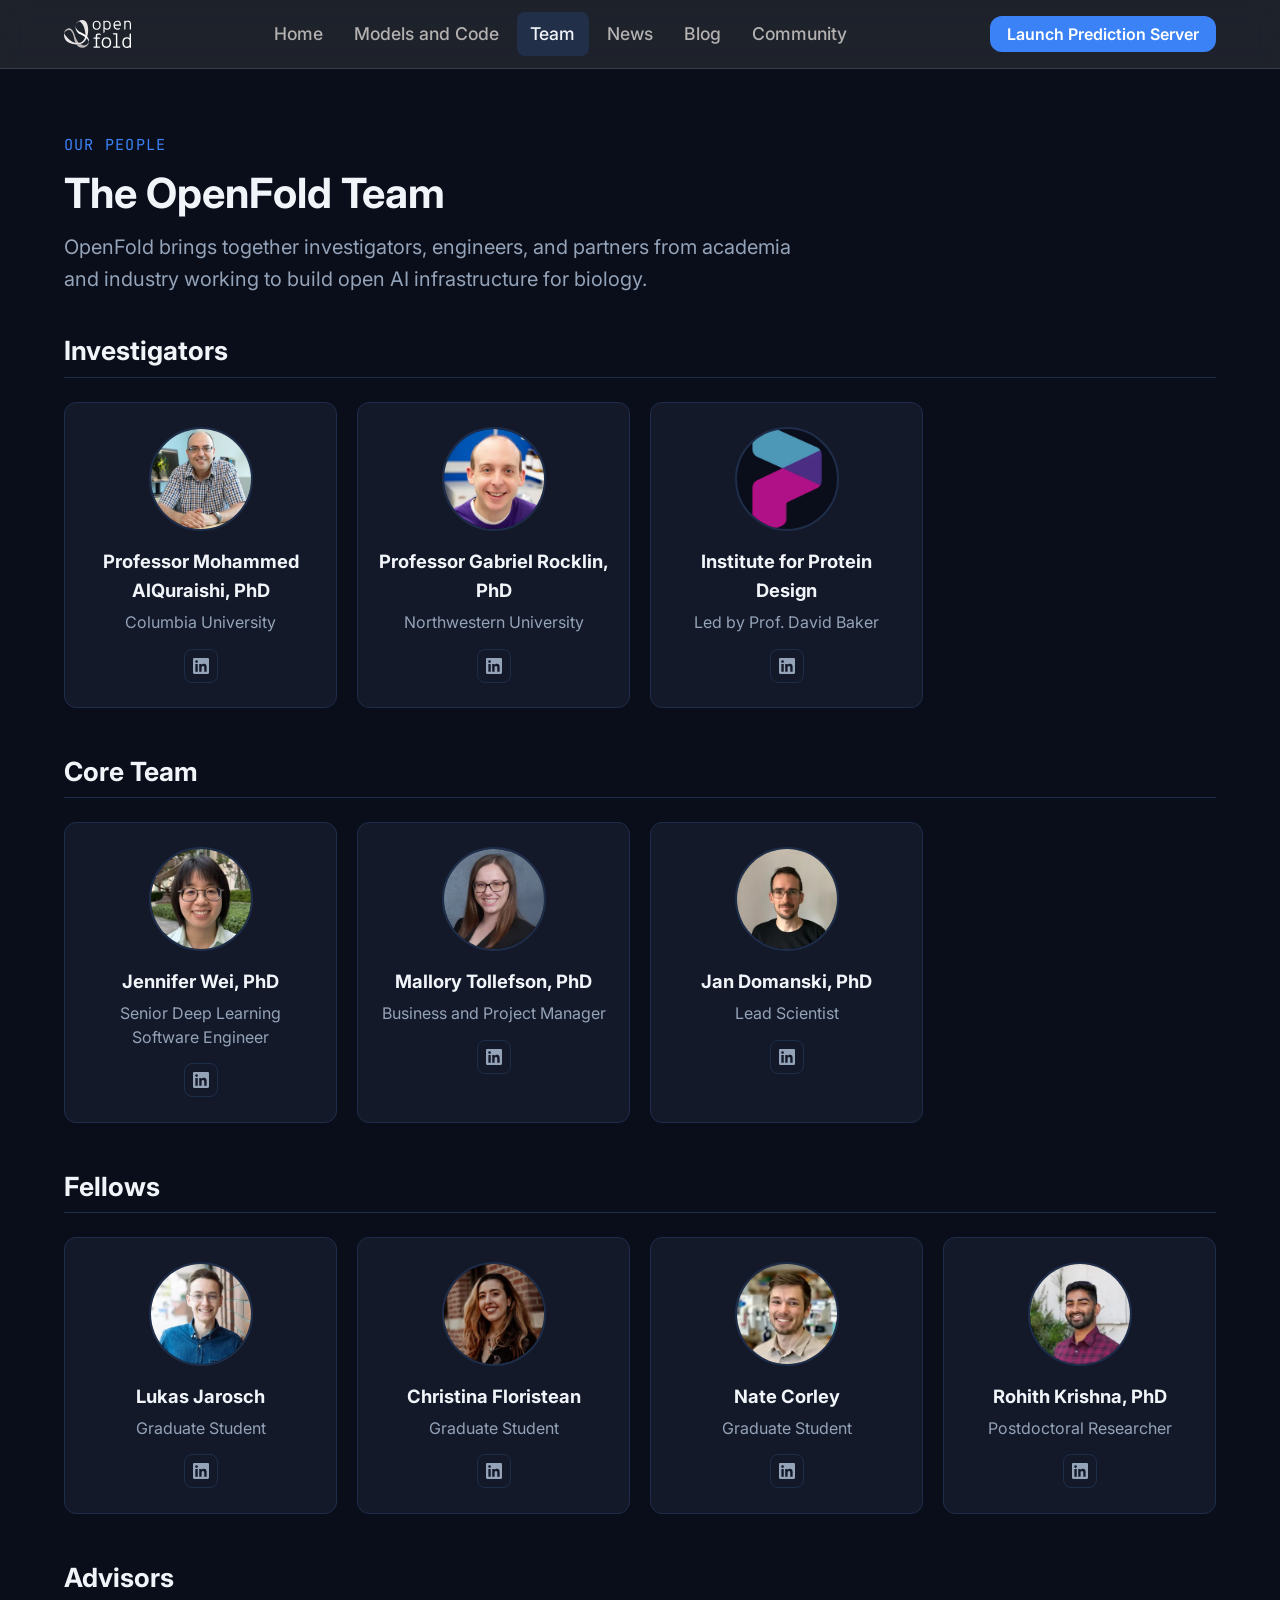
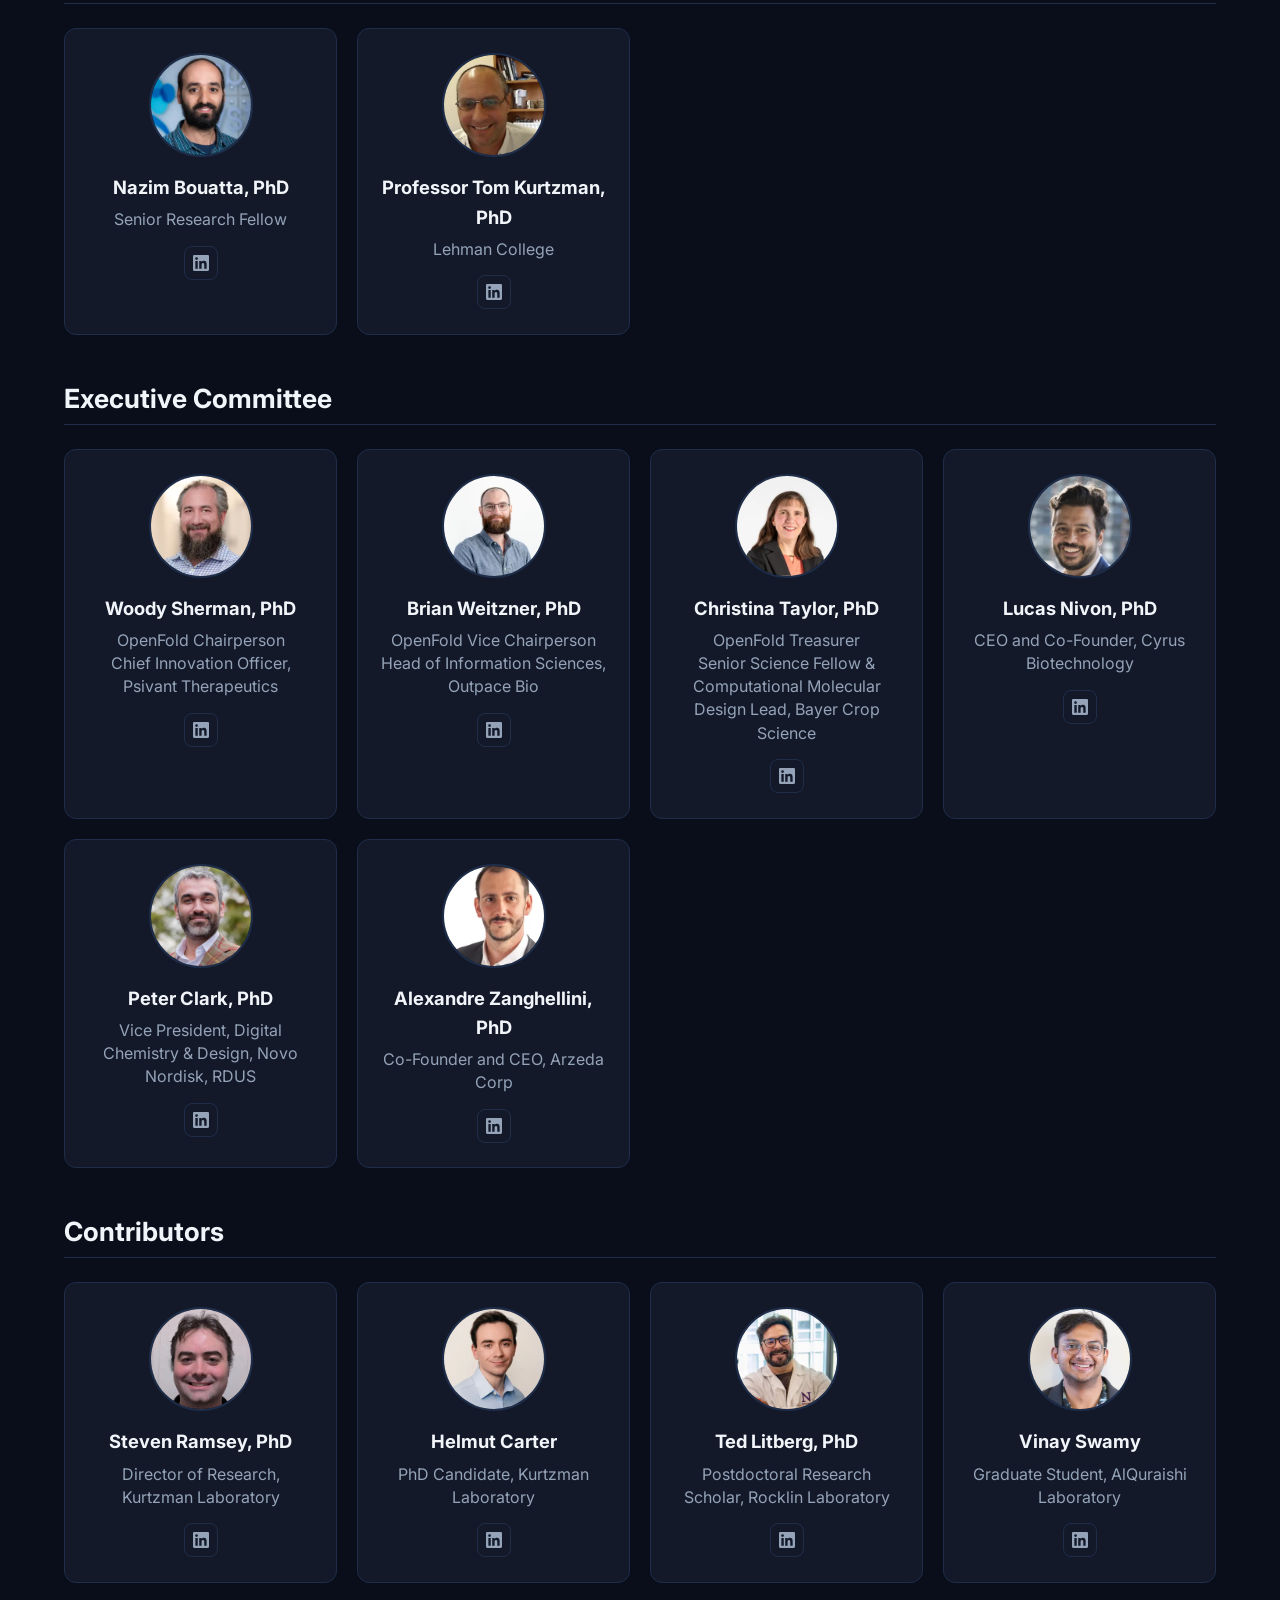
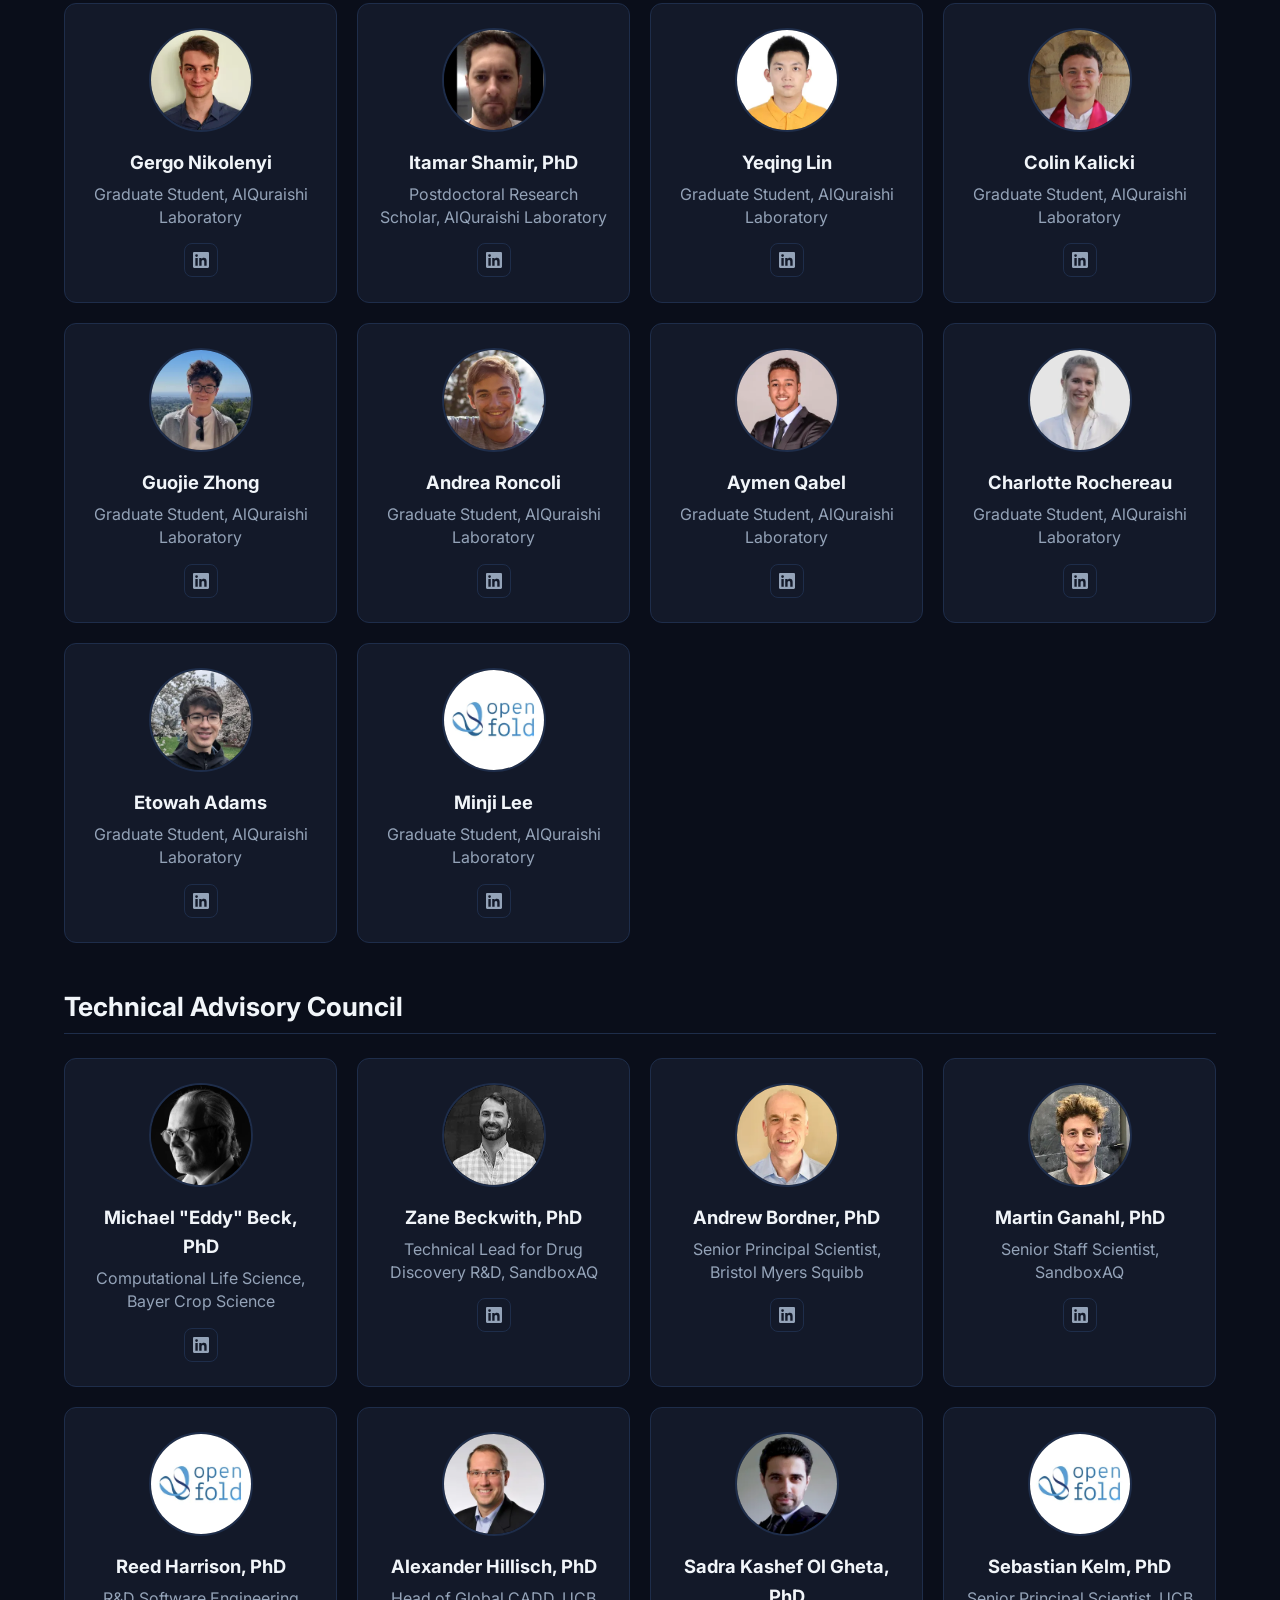
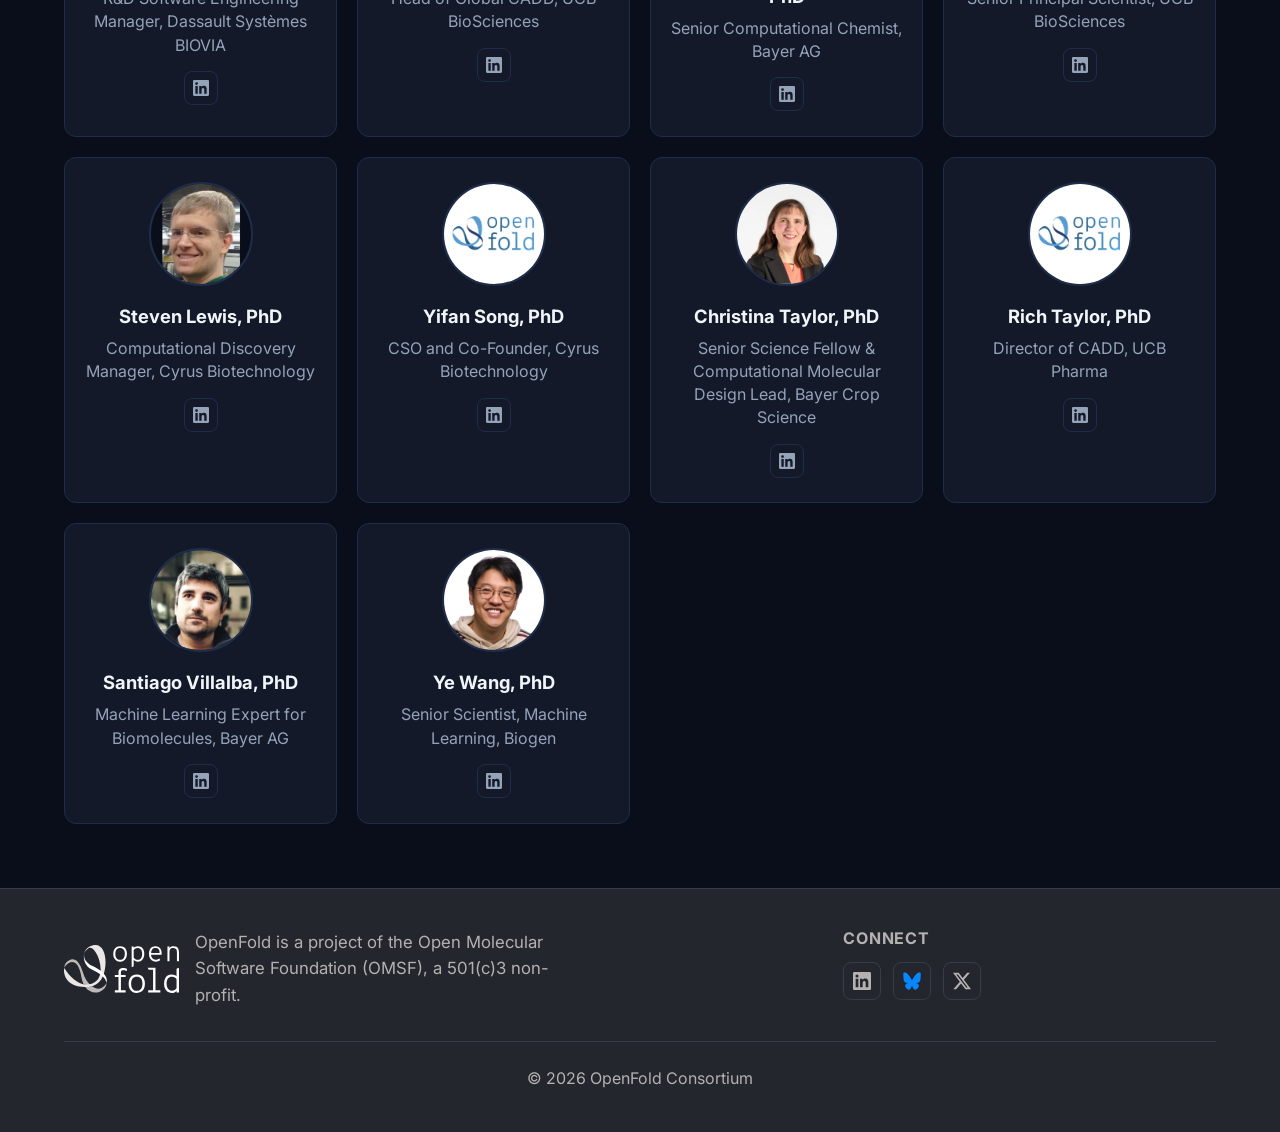
<file: team.html>
<!DOCTYPE html>
<html lang="en">
<head>
  <meta charset="UTF-8">
  <meta name="viewport" content="width=device-width, initial-scale=1.0">
  <link rel="icon" href="assets/openFold-logo/favicon/favicon-blue.ico" sizes="any">
  <title>Team | OpenFold</title>
  <meta name="description" content="Meet the OpenFold team, investigators, advisors, core team, fellows, contributors, the executive committee, and the technical advisory council.">
  <link rel="stylesheet" href="styles/main.css">
  <link rel="stylesheet" href="styles/nav.css">
</head>
<body>

<!-- ===================== NAV ===================== -->
<nav class="site-nav">
  <div class="site-nav__inner">
    <a class="site-nav__brand" href="index.html" aria-label="OpenFold home">
      <img src="assets/openFold-logo/white/svg/OpenFold-white.svg" alt="OpenFold">
    </a>
    <button class="site-nav__toggle" type="button" aria-label="Toggle navigation" aria-expanded="false" aria-controls="primary-menu">
      <span></span><span></span><span></span>
    </button>
    <div class="site-nav__menu" id="primary-menu">
      <ul class="site-nav__links">
        <li><a href="index.html">Home</a></li>
        <li><a href="science.html">Models and Code</a></li>
        <li><a href="team.html" class="is-active" aria-current="page">Team</a></li>
        <li><a href="news.html">News</a></li>
        <li><a href="blog.html">Blog</a></li>
        <li><a href="community.html">Community</a></li>
      </ul>
      <div class="site-nav__right">
        <a class="btn btn--primary btn--sm" href="https://portal.openfold.io/" target="_blank" rel="noopener noreferrer">Launch Prediction Server</a>
      </div>
    </div>
  </div>
</nav>

<main>
  <section class="section">
    <div class="container">
      <div class="section__head">
        <span class="eyebrow">Our People</span>
        <h2>The OpenFold Team</h2>
        <p class="section__lead">OpenFold brings together investigators, engineers, and partners from academia and industry working to build open AI infrastructure for biology.</p>
      </div>

      <!-- ============ Investigators ============ -->
      <div class="team-section">
        <h2>Investigators</h2>
        <div class="team-grid">
          <div class="person">
            <div class="person__photo"><picture><source srcset="assets/teamMembers/MAlQuraishi.webp" type="image/webp"><img src="assets/teamMembers/MAlQuraishi.jpg" alt="Professor Mohammed AlQuraishi, PhD" loading="lazy" width="256" height="256"></picture></div>
            <div class="person__name">Professor Mohammed AlQuraishi, PhD</div>
            <div class="person__title">Columbia University</div>
            <a class="person__linkedin" href="https://www.linkedin.com/in/alquraishi/" data-linkedin="https://www.linkedin.com/in/alquraishi/" target="_blank" rel="noopener noreferrer" aria-label="Mohammed AlQuraishi on LinkedIn"><svg viewBox="0 0 24 24" aria-hidden="true"><path d="M20.45 20.45h-3.56v-5.57c0-1.33-.02-3.04-1.85-3.04-1.85 0-2.13 1.45-2.13 2.94v5.67H9.35V9h3.42v1.56h.05c.48-.9 1.64-1.85 3.37-1.85 3.6 0 4.27 2.37 4.27 5.46v6.28zM5.34 7.43a2.06 2.06 0 1 1 0-4.13 2.06 2.06 0 0 1 0 4.13zM7.12 20.45H3.55V9h3.57v11.45zM22.22 0H1.77C.79 0 0 .77 0 1.73v20.54C0 23.23.79 24 1.77 24h20.45c.98 0 1.78-.77 1.78-1.73V1.73C24 .77 23.2 0 22.22 0z"/></svg></a>
          </div>
          <div class="person">
            <div class="person__photo"><picture><source srcset="assets/teamMembers/GRocklin.webp" type="image/webp"><img src="assets/teamMembers/GRocklin.jpg" alt="Professor Gabriel Rocklin, PhD" loading="lazy" width="256" height="256"></picture></div>
            <div class="person__name">Professor Gabriel Rocklin, PhD</div>
            <div class="person__title">Northwestern University</div>
            <a class="person__linkedin" href="https://www.linkedin.com/in/gabriel-rocklin/" data-linkedin="https://www.linkedin.com/in/gabriel-rocklin/" target="_blank" rel="noopener noreferrer" aria-label="Gabriel Rocklin on LinkedIn"><svg viewBox="0 0 24 24" aria-hidden="true"><path d="M20.45 20.45h-3.56v-5.57c0-1.33-.02-3.04-1.85-3.04-1.85 0-2.13 1.45-2.13 2.94v5.67H9.35V9h3.42v1.56h.05c.48-.9 1.64-1.85 3.37-1.85 3.6 0 4.27 2.37 4.27 5.46v6.28zM5.34 7.43a2.06 2.06 0 1 1 0-4.13 2.06 2.06 0 0 1 0 4.13zM7.12 20.45H3.55V9h3.57v11.45zM22.22 0H1.77C.79 0 0 .77 0 1.73v20.54C0 23.23.79 24 1.77 24h20.45c.98 0 1.78-.77 1.78-1.73V1.73C24 .77 23.2 0 22.22 0z"/></svg></a>
          </div>
          <div class="person">
            <div class="person__photo"><picture><source srcset="assets/teamMembers/IPD.webp" type="image/webp"><img src="assets/teamMembers/IPD.png" alt="Institute for Protein Design" loading="lazy" width="256" height="256"></picture></div>
            <div class="person__name">Institute for Protein Design</div>
            <div class="person__title">Led by Prof. David Baker</div>
            <a class="person__linkedin" href="https://www.linkedin.com/company/uwproteindesign/" data-linkedin="https://www.linkedin.com/company/uwproteindesign/" target="_blank" rel="noopener noreferrer" aria-label="Institute for Protein Design on LinkedIn"><svg viewBox="0 0 24 24" aria-hidden="true"><path d="M20.45 20.45h-3.56v-5.57c0-1.33-.02-3.04-1.85-3.04-1.85 0-2.13 1.45-2.13 2.94v5.67H9.35V9h3.42v1.56h.05c.48-.9 1.64-1.85 3.37-1.85 3.6 0 4.27 2.37 4.27 5.46v6.28zM5.34 7.43a2.06 2.06 0 1 1 0-4.13 2.06 2.06 0 0 1 0 4.13zM7.12 20.45H3.55V9h3.57v11.45zM22.22 0H1.77C.79 0 0 .77 0 1.73v20.54C0 23.23.79 24 1.77 24h20.45c.98 0 1.78-.77 1.78-1.73V1.73C24 .77 23.2 0 22.22 0z"/></svg></a>
          </div>
        </div>
      </div>

      <!-- ============ Core Team ============ -->
      <div class="team-section">
        <h2>Core Team</h2>
        <div class="team-grid">
          <div class="person">
            <div class="person__photo"><picture><source srcset="assets/teamMembers/JWei.webp" type="image/webp"><img src="assets/teamMembers/JWei.png" alt="Jennifer Wei, PhD" loading="lazy" width="256" height="256"></picture></div>
            <div class="person__name">Jennifer Wei, PhD</div>
            <div class="person__title">Senior Deep Learning Software Engineer</div>
            <a class="person__linkedin" href="https://www.linkedin.com/in/jennifer-wei-a540815a/" data-linkedin="https://www.linkedin.com/in/jennifer-wei-a540815a/" target="_blank" rel="noopener noreferrer" aria-label="Jennifer Wei on LinkedIn"><svg viewBox="0 0 24 24" aria-hidden="true"><path d="M20.45 20.45h-3.56v-5.57c0-1.33-.02-3.04-1.85-3.04-1.85 0-2.13 1.45-2.13 2.94v5.67H9.35V9h3.42v1.56h.05c.48-.9 1.64-1.85 3.37-1.85 3.6 0 4.27 2.37 4.27 5.46v6.28zM5.34 7.43a2.06 2.06 0 1 1 0-4.13 2.06 2.06 0 0 1 0 4.13zM7.12 20.45H3.55V9h3.57v11.45zM22.22 0H1.77C.79 0 0 .77 0 1.73v20.54C0 23.23.79 24 1.77 24h20.45c.98 0 1.78-.77 1.78-1.73V1.73C24 .77 23.2 0 22.22 0z"/></svg></a>
          </div>
          <div class="person">
            <div class="person__photo"><picture><source srcset="assets/teamMembers/MTollefson.webp" type="image/webp"><img src="assets/teamMembers/MTollefson.jpg" alt="Mallory Tollefson, PhD" loading="lazy" width="256" height="256"></picture></div>
            <div class="person__name">Mallory Tollefson, PhD</div>
            <div class="person__title">Business and Project Manager</div>
            <a class="person__linkedin" href="https://www.linkedin.com/in/mallory-tollefson-ph-d" data-linkedin="https://www.linkedin.com/in/mallory-tollefson-ph-d" target="_blank" rel="noopener noreferrer" aria-label="Mallory Tollefson on LinkedIn"><svg viewBox="0 0 24 24" aria-hidden="true"><path d="M20.45 20.45h-3.56v-5.57c0-1.33-.02-3.04-1.85-3.04-1.85 0-2.13 1.45-2.13 2.94v5.67H9.35V9h3.42v1.56h.05c.48-.9 1.64-1.85 3.37-1.85 3.6 0 4.27 2.37 4.27 5.46v6.28zM5.34 7.43a2.06 2.06 0 1 1 0-4.13 2.06 2.06 0 0 1 0 4.13zM7.12 20.45H3.55V9h3.57v11.45zM22.22 0H1.77C.79 0 0 .77 0 1.73v20.54C0 23.23.79 24 1.77 24h20.45c.98 0 1.78-.77 1.78-1.73V1.73C24 .77 23.2 0 22.22 0z"/></svg></a>
          </div>
          <div class="person">
            <div class="person__photo"><picture><source srcset="assets/teamMembers/JDomanski.webp" type="image/webp"><img src="assets/teamMembers/JDomanski.jpg" alt="Jan Domanski, PhD" loading="lazy" width="256" height="256"></picture></div>
            <div class="person__name">Jan Domanski, PhD</div>
            <div class="person__title">Lead Scientist</div>
            <a class="person__linkedin" href="https://www.linkedin.com/in/jandomanski/" data-linkedin="https://www.linkedin.com/in/jandomanski/" target="_blank" rel="noopener noreferrer" aria-label="Jan Domanski on LinkedIn"><svg viewBox="0 0 24 24" aria-hidden="true"><path d="M20.45 20.45h-3.56v-5.57c0-1.33-.02-3.04-1.85-3.04-1.85 0-2.13 1.45-2.13 2.94v5.67H9.35V9h3.42v1.56h.05c.48-.9 1.64-1.85 3.37-1.85 3.6 0 4.27 2.37 4.27 5.46v6.28zM5.34 7.43a2.06 2.06 0 1 1 0-4.13 2.06 2.06 0 0 1 0 4.13zM7.12 20.45H3.55V9h3.57v11.45zM22.22 0H1.77C.79 0 0 .77 0 1.73v20.54C0 23.23.79 24 1.77 24h20.45c.98 0 1.78-.77 1.78-1.73V1.73C24 .77 23.2 0 22.22 0z"/></svg></a>
          </div>
        </div>
      </div>

      <!-- ============ Fellows ============ -->
      <div class="team-section">
        <h2>Fellows</h2>
        <div class="team-grid">
          <div class="person">
            <div class="person__photo"><picture><source srcset="assets/teamMembers/LJarosch.webp" type="image/webp"><img src="assets/teamMembers/LJarosch.jpg" alt="Lukas Jarosch" loading="lazy" width="256" height="256"></picture></div>
            <div class="person__name">Lukas Jarosch</div>
            <div class="person__title">Graduate Student</div>
            <a class="person__linkedin" href="https://www.linkedin.com/in/lukas-jarosch-56013b277/" data-linkedin="https://www.linkedin.com/in/lukas-jarosch-56013b277/" target="_blank" rel="noopener noreferrer" aria-label="Lukas Jarosch on LinkedIn"><svg viewBox="0 0 24 24" aria-hidden="true"><path d="M20.45 20.45h-3.56v-5.57c0-1.33-.02-3.04-1.85-3.04-1.85 0-2.13 1.45-2.13 2.94v5.67H9.35V9h3.42v1.56h.05c.48-.9 1.64-1.85 3.37-1.85 3.6 0 4.27 2.37 4.27 5.46v6.28zM5.34 7.43a2.06 2.06 0 1 1 0-4.13 2.06 2.06 0 0 1 0 4.13zM7.12 20.45H3.55V9h3.57v11.45zM22.22 0H1.77C.79 0 0 .77 0 1.73v20.54C0 23.23.79 24 1.77 24h20.45c.98 0 1.78-.77 1.78-1.73V1.73C24 .77 23.2 0 22.22 0z"/></svg></a>
          </div>
          <div class="person">
            <div class="person__photo"><picture><source srcset="assets/teamMembers/CFloristean.webp" type="image/webp"><img src="assets/teamMembers/CFloristean.jpg" alt="Christina Floristean" loading="lazy" width="256" height="256"></picture></div>
            <div class="person__name">Christina Floristean</div>
            <div class="person__title">Graduate Student</div>
            <a class="person__linkedin" href="https://www.linkedin.com/in/christina-floristean-306694111/" data-linkedin="https://www.linkedin.com/in/christina-floristean-306694111/" target="_blank" rel="noopener noreferrer" aria-label="Christina Floristean on LinkedIn"><svg viewBox="0 0 24 24" aria-hidden="true"><path d="M20.45 20.45h-3.56v-5.57c0-1.33-.02-3.04-1.85-3.04-1.85 0-2.13 1.45-2.13 2.94v5.67H9.35V9h3.42v1.56h.05c.48-.9 1.64-1.85 3.37-1.85 3.6 0 4.27 2.37 4.27 5.46v6.28zM5.34 7.43a2.06 2.06 0 1 1 0-4.13 2.06 2.06 0 0 1 0 4.13zM7.12 20.45H3.55V9h3.57v11.45zM22.22 0H1.77C.79 0 0 .77 0 1.73v20.54C0 23.23.79 24 1.77 24h20.45c.98 0 1.78-.77 1.78-1.73V1.73C24 .77 23.2 0 22.22 0z"/></svg></a>
          </div>
          <div class="person">
            <div class="person__photo"><picture><source srcset="assets/teamMembers/NCorley.webp" type="image/webp"><img src="assets/teamMembers/NCorley.jpg" alt="Nate Corley" loading="lazy" width="256" height="256"></picture></div>
            <div class="person__name">Nate Corley</div>
            <div class="person__title">Graduate Student</div>
            <a class="person__linkedin" href="https://www.linkedin.com/in/nathaniel-corley/" data-linkedin="https://www.linkedin.com/in/nathaniel-corley/" target="_blank" rel="noopener noreferrer" aria-label="Nate Corley on LinkedIn"><svg viewBox="0 0 24 24" aria-hidden="true"><path d="M20.45 20.45h-3.56v-5.57c0-1.33-.02-3.04-1.85-3.04-1.85 0-2.13 1.45-2.13 2.94v5.67H9.35V9h3.42v1.56h.05c.48-.9 1.64-1.85 3.37-1.85 3.6 0 4.27 2.37 4.27 5.46v6.28zM5.34 7.43a2.06 2.06 0 1 1 0-4.13 2.06 2.06 0 0 1 0 4.13zM7.12 20.45H3.55V9h3.57v11.45zM22.22 0H1.77C.79 0 0 .77 0 1.73v20.54C0 23.23.79 24 1.77 24h20.45c.98 0 1.78-.77 1.78-1.73V1.73C24 .77 23.2 0 22.22 0z"/></svg></a>
          </div>
          <div class="person">
            <div class="person__photo"><picture><source srcset="assets/teamMembers/RKrishna.webp" type="image/webp"><img src="assets/teamMembers/RKrishna.jpg" alt="Rohith Krishna, PhD" loading="lazy" width="256" height="256"></picture></div>
            <div class="person__name">Rohith Krishna, PhD</div>
            <div class="person__title">Postdoctoral Researcher</div>
            <a class="person__linkedin" href="https://www.linkedin.com/in/rohith-krishna/" data-linkedin="https://www.linkedin.com/in/rohith-krishna/" target="_blank" rel="noopener noreferrer" aria-label="Rohith Krishna on LinkedIn"><svg viewBox="0 0 24 24" aria-hidden="true"><path d="M20.45 20.45h-3.56v-5.57c0-1.33-.02-3.04-1.85-3.04-1.85 0-2.13 1.45-2.13 2.94v5.67H9.35V9h3.42v1.56h.05c.48-.9 1.64-1.85 3.37-1.85 3.6 0 4.27 2.37 4.27 5.46v6.28zM5.34 7.43a2.06 2.06 0 1 1 0-4.13 2.06 2.06 0 0 1 0 4.13zM7.12 20.45H3.55V9h3.57v11.45zM22.22 0H1.77C.79 0 0 .77 0 1.73v20.54C0 23.23.79 24 1.77 24h20.45c.98 0 1.78-.77 1.78-1.73V1.73C24 .77 23.2 0 22.22 0z"/></svg></a>
          </div>
        </div>
      </div>

      <!-- ============ Advisors ============ -->
      <div class="team-section">
        <h2>Advisors</h2>
        <div class="team-grid">
          <div class="person">
            <div class="person__photo"><picture><source srcset="assets/teamMembers/NBouatta.webp" type="image/webp"><img src="assets/teamMembers/NBouatta.jpg" alt="Nazim Bouatta, PhD" loading="lazy" width="256" height="256"></picture></div>
            <div class="person__name">Nazim Bouatta, PhD</div>
            <div class="person__title">Senior Research Fellow</div>
            <a class="person__linkedin" href="https://www.linkedin.com/in/nazim-bouatta-1334a7189/" data-linkedin="https://www.linkedin.com/in/nazim-bouatta-1334a7189/" target="_blank" rel="noopener noreferrer" aria-label="Nazim Bouatta on LinkedIn"><svg viewBox="0 0 24 24" aria-hidden="true"><path d="M20.45 20.45h-3.56v-5.57c0-1.33-.02-3.04-1.85-3.04-1.85 0-2.13 1.45-2.13 2.94v5.67H9.35V9h3.42v1.56h.05c.48-.9 1.64-1.85 3.37-1.85 3.6 0 4.27 2.37 4.27 5.46v6.28zM5.34 7.43a2.06 2.06 0 1 1 0-4.13 2.06 2.06 0 0 1 0 4.13zM7.12 20.45H3.55V9h3.57v11.45zM22.22 0H1.77C.79 0 0 .77 0 1.73v20.54C0 23.23.79 24 1.77 24h20.45c.98 0 1.78-.77 1.78-1.73V1.73C24 .77 23.2 0 22.22 0z"/></svg></a>
          </div>
          <div class="person">
            <div class="person__photo"><picture><source srcset="assets/teamMembers/TKurtzman.webp" type="image/webp"><img src="assets/teamMembers/TKurtzman.jpg" alt="Professor Tom Kurtzman, PhD" loading="lazy" width="256" height="256"></picture></div>
            <div class="person__name">Professor Tom Kurtzman, PhD</div>
            <div class="person__title">Lehman College</div>
            <a class="person__linkedin" href="https://www.linkedin.com/in/tom-kurtzman-4b80209/" data-linkedin="https://www.linkedin.com/in/tom-kurtzman-4b80209/" target="_blank" rel="noopener noreferrer" aria-label="Tom Kurtzman on LinkedIn"><svg viewBox="0 0 24 24" aria-hidden="true"><path d="M20.45 20.45h-3.56v-5.57c0-1.33-.02-3.04-1.85-3.04-1.85 0-2.13 1.45-2.13 2.94v5.67H9.35V9h3.42v1.56h.05c.48-.9 1.64-1.85 3.37-1.85 3.6 0 4.27 2.37 4.27 5.46v6.28zM5.34 7.43a2.06 2.06 0 1 1 0-4.13 2.06 2.06 0 0 1 0 4.13zM7.12 20.45H3.55V9h3.57v11.45zM22.22 0H1.77C.79 0 0 .77 0 1.73v20.54C0 23.23.79 24 1.77 24h20.45c.98 0 1.78-.77 1.78-1.73V1.73C24 .77 23.2 0 22.22 0z"/></svg></a>
          </div>
        </div>
      </div>

      <!-- ============ Executive Committee ============ -->
      <div class="team-section">
        <h2>Executive Committee</h2>
        <div class="team-grid">
          <div class="person">
            <div class="person__photo"><picture><source srcset="assets/teamMembers/WSherman.webp" type="image/webp"><img src="assets/teamMembers/WSherman.jpg" alt="Woody Sherman, PhD" loading="lazy" width="256" height="256"></picture></div>
            <div class="person__name">Woody Sherman, PhD</div>
            <div class="person__title">OpenFold Chairperson<br>Chief Innovation Officer, Psivant Therapeutics</div>
            <a class="person__linkedin" href="https://www.linkedin.com/in/woodysherman/" data-linkedin="https://www.linkedin.com/in/woodysherman/" target="_blank" rel="noopener noreferrer" aria-label="Woody Sherman on LinkedIn"><svg viewBox="0 0 24 24" aria-hidden="true"><path d="M20.45 20.45h-3.56v-5.57c0-1.33-.02-3.04-1.85-3.04-1.85 0-2.13 1.45-2.13 2.94v5.67H9.35V9h3.42v1.56h.05c.48-.9 1.64-1.85 3.37-1.85 3.6 0 4.27 2.37 4.27 5.46v6.28zM5.34 7.43a2.06 2.06 0 1 1 0-4.13 2.06 2.06 0 0 1 0 4.13zM7.12 20.45H3.55V9h3.57v11.45zM22.22 0H1.77C.79 0 0 .77 0 1.73v20.54C0 23.23.79 24 1.77 24h20.45c.98 0 1.78-.77 1.78-1.73V1.73C24 .77 23.2 0 22.22 0z"/></svg></a>
          </div>
          <div class="person">
            <div class="person__photo"><picture><source srcset="assets/teamMembers/BWeitzner.webp" type="image/webp"><img src="assets/teamMembers/BWeitzner.jpg" alt="Brian Weitzner, PhD" loading="lazy" width="256" height="256"></picture></div>
            <div class="person__name">Brian Weitzner, PhD</div>
            <div class="person__title">OpenFold Vice Chairperson<br>Head of Information Sciences, Outpace Bio</div>
            <a class="person__linkedin" href="https://www.linkedin.com/in/brian-weitzner/" data-linkedin="https://www.linkedin.com/in/brian-weitzner/" target="_blank" rel="noopener noreferrer" aria-label="Brian Weitzner on LinkedIn"><svg viewBox="0 0 24 24" aria-hidden="true"><path d="M20.45 20.45h-3.56v-5.57c0-1.33-.02-3.04-1.85-3.04-1.85 0-2.13 1.45-2.13 2.94v5.67H9.35V9h3.42v1.56h.05c.48-.9 1.64-1.85 3.37-1.85 3.6 0 4.27 2.37 4.27 5.46v6.28zM5.34 7.43a2.06 2.06 0 1 1 0-4.13 2.06 2.06 0 0 1 0 4.13zM7.12 20.45H3.55V9h3.57v11.45zM22.22 0H1.77C.79 0 0 .77 0 1.73v20.54C0 23.23.79 24 1.77 24h20.45c.98 0 1.78-.77 1.78-1.73V1.73C24 .77 23.2 0 22.22 0z"/></svg></a>
          </div>
          <div class="person">
            <div class="person__photo"><picture><source srcset="assets/teamMembers/CTaylor.webp" type="image/webp"><img src="assets/teamMembers/CTaylor.jpg" alt="Christina Taylor, PhD" loading="lazy" width="256" height="256"></picture></div>
            <div class="person__name">Christina Taylor, PhD</div>
            <div class="person__title">OpenFold Treasurer<br>Senior Science Fellow &amp; Computational Molecular Design Lead, Bayer Crop Science</div>
            <a class="person__linkedin" href="https://www.linkedin.com/in/christina-taylor-8660759/" data-linkedin="https://www.linkedin.com/in/christina-taylor-8660759/" target="_blank" rel="noopener noreferrer" aria-label="Christina Taylor on LinkedIn"><svg viewBox="0 0 24 24" aria-hidden="true"><path d="M20.45 20.45h-3.56v-5.57c0-1.33-.02-3.04-1.85-3.04-1.85 0-2.13 1.45-2.13 2.94v5.67H9.35V9h3.42v1.56h.05c.48-.9 1.64-1.85 3.37-1.85 3.6 0 4.27 2.37 4.27 5.46v6.28zM5.34 7.43a2.06 2.06 0 1 1 0-4.13 2.06 2.06 0 0 1 0 4.13zM7.12 20.45H3.55V9h3.57v11.45zM22.22 0H1.77C.79 0 0 .77 0 1.73v20.54C0 23.23.79 24 1.77 24h20.45c.98 0 1.78-.77 1.78-1.73V1.73C24 .77 23.2 0 22.22 0z"/></svg></a>
          </div>
          <div class="person">
            <div class="person__photo"><picture><source srcset="assets/teamMembers/LNivon.webp" type="image/webp"><img src="assets/teamMembers/LNivon.jpg" alt="Lucas Nivon, PhD" loading="lazy" width="256" height="256"></picture></div>
            <div class="person__name">Lucas Nivon, PhD</div>
            <div class="person__title">CEO and Co-Founder, Cyrus Biotechnology</div>
            <a class="person__linkedin" href="https://www.linkedin.com/in/lucasnivon/" data-linkedin="https://www.linkedin.com/in/lucasnivon/" target="_blank" rel="noopener noreferrer" aria-label="Lucas Nivon on LinkedIn"><svg viewBox="0 0 24 24" aria-hidden="true"><path d="M20.45 20.45h-3.56v-5.57c0-1.33-.02-3.04-1.85-3.04-1.85 0-2.13 1.45-2.13 2.94v5.67H9.35V9h3.42v1.56h.05c.48-.9 1.64-1.85 3.37-1.85 3.6 0 4.27 2.37 4.27 5.46v6.28zM5.34 7.43a2.06 2.06 0 1 1 0-4.13 2.06 2.06 0 0 1 0 4.13zM7.12 20.45H3.55V9h3.57v11.45zM22.22 0H1.77C.79 0 0 .77 0 1.73v20.54C0 23.23.79 24 1.77 24h20.45c.98 0 1.78-.77 1.78-1.73V1.73C24 .77 23.2 0 22.22 0z"/></svg></a>
          </div>
          <div class="person">
            <div class="person__photo"><picture><source srcset="assets/teamMembers/PClark.webp" type="image/webp"><img src="assets/teamMembers/PClark.png" alt="Peter Clark, PhD" loading="lazy" width="256" height="256"></picture></div>
            <div class="person__name">Peter Clark, PhD</div>
            <div class="person__title">Vice President, Digital Chemistry &amp; Design, Novo Nordisk, RDUS</div>
            <a class="person__linkedin" href="https://www.linkedin.com/in/peter-clark-phd-b7a2b33a/" data-linkedin="https://www.linkedin.com/in/peter-clark-phd-b7a2b33a/" target="_blank" rel="noopener noreferrer" aria-label="Peter Clark on LinkedIn"><svg viewBox="0 0 24 24" aria-hidden="true"><path d="M20.45 20.45h-3.56v-5.57c0-1.33-.02-3.04-1.85-3.04-1.85 0-2.13 1.45-2.13 2.94v5.67H9.35V9h3.42v1.56h.05c.48-.9 1.64-1.85 3.37-1.85 3.6 0 4.27 2.37 4.27 5.46v6.28zM5.34 7.43a2.06 2.06 0 1 1 0-4.13 2.06 2.06 0 0 1 0 4.13zM7.12 20.45H3.55V9h3.57v11.45zM22.22 0H1.77C.79 0 0 .77 0 1.73v20.54C0 23.23.79 24 1.77 24h20.45c.98 0 1.78-.77 1.78-1.73V1.73C24 .77 23.2 0 22.22 0z"/></svg></a>
          </div>
          <div class="person">
            <div class="person__photo"><picture><source srcset="assets/teamMembers/AZanghellini.webp" type="image/webp"><img src="assets/teamMembers/AZanghellini.jpg" alt="Alexandre Zanghellini, PhD" loading="lazy" width="256" height="256"></picture></div>
            <div class="person__name">Alexandre Zanghellini, PhD</div>
            <div class="person__title">Co-Founder and CEO, Arzeda Corp</div>
            <a class="person__linkedin" href="https://www.linkedin.com/in/alexandre-zanghellini/" data-linkedin="https://www.linkedin.com/in/alexandre-zanghellini/" target="_blank" rel="noopener noreferrer" aria-label="Alexandre Zanghellini on LinkedIn"><svg viewBox="0 0 24 24" aria-hidden="true"><path d="M20.45 20.45h-3.56v-5.57c0-1.33-.02-3.04-1.85-3.04-1.85 0-2.13 1.45-2.13 2.94v5.67H9.35V9h3.42v1.56h.05c.48-.9 1.64-1.85 3.37-1.85 3.6 0 4.27 2.37 4.27 5.46v6.28zM5.34 7.43a2.06 2.06 0 1 1 0-4.13 2.06 2.06 0 0 1 0 4.13zM7.12 20.45H3.55V9h3.57v11.45zM22.22 0H1.77C.79 0 0 .77 0 1.73v20.54C0 23.23.79 24 1.77 24h20.45c.98 0 1.78-.77 1.78-1.73V1.73C24 .77 23.2 0 22.22 0z"/></svg></a>
          </div>
        </div>
      </div>

      <!-- ============ Contributors ============ -->
      <div class="team-section">
        <h2>Contributors</h2>
        <div class="team-grid">
          <div class="person">
            <div class="person__photo"><picture><source srcset="assets/teamMembers/SRamsey.webp" type="image/webp"><img src="assets/teamMembers/SRamsey.jpg" alt="Steven Ramsey, PhD" loading="lazy" width="256" height="256"></picture></div>
            <div class="person__name">Steven Ramsey, PhD</div>
            <div class="person__title">Director of Research, Kurtzman Laboratory</div>
            <a class="person__linkedin" href="https://www.linkedin.com/in/steven-ramsey-45aa00163/" data-linkedin="https://www.linkedin.com/in/steven-ramsey-45aa00163/" target="_blank" rel="noopener noreferrer" aria-label="Steven Ramsey on LinkedIn"><svg viewBox="0 0 24 24" aria-hidden="true"><path d="M20.45 20.45h-3.56v-5.57c0-1.33-.02-3.04-1.85-3.04-1.85 0-2.13 1.45-2.13 2.94v5.67H9.35V9h3.42v1.56h.05c.48-.9 1.64-1.85 3.37-1.85 3.6 0 4.27 2.37 4.27 5.46v6.28zM5.34 7.43a2.06 2.06 0 1 1 0-4.13 2.06 2.06 0 0 1 0 4.13zM7.12 20.45H3.55V9h3.57v11.45zM22.22 0H1.77C.79 0 0 .77 0 1.73v20.54C0 23.23.79 24 1.77 24h20.45c.98 0 1.78-.77 1.78-1.73V1.73C24 .77 23.2 0 22.22 0z"/></svg></a>
          </div>
          <div class="person">
            <div class="person__photo"><picture><source srcset="assets/teamMembers/HCarter.webp" type="image/webp"><img src="assets/teamMembers/HCarter.jpg" alt="Helmut Carter" loading="lazy" width="256" height="256"></picture></div>
            <div class="person__name">Helmut Carter</div>
            <div class="person__title">PhD Candidate, Kurtzman Laboratory</div>
            <a class="person__linkedin" href="https://www.linkedin.com/in/helmut-carter/" data-linkedin="https://www.linkedin.com/in/helmut-carter/" target="_blank" rel="noopener noreferrer" aria-label="Helmut Carter on LinkedIn"><svg viewBox="0 0 24 24" aria-hidden="true"><path d="M20.45 20.45h-3.56v-5.57c0-1.33-.02-3.04-1.85-3.04-1.85 0-2.13 1.45-2.13 2.94v5.67H9.35V9h3.42v1.56h.05c.48-.9 1.64-1.85 3.37-1.85 3.6 0 4.27 2.37 4.27 5.46v6.28zM5.34 7.43a2.06 2.06 0 1 1 0-4.13 2.06 2.06 0 0 1 0 4.13zM7.12 20.45H3.55V9h3.57v11.45zM22.22 0H1.77C.79 0 0 .77 0 1.73v20.54C0 23.23.79 24 1.77 24h20.45c.98 0 1.78-.77 1.78-1.73V1.73C24 .77 23.2 0 22.22 0z"/></svg></a>
          </div>
          <div class="person">
            <div class="person__photo"><picture><source srcset="assets/teamMembers/TLitberg.webp" type="image/webp"><img src="assets/teamMembers/TLitberg.jpg" alt="Ted Litberg, PhD" loading="lazy" width="256" height="256"></picture></div>
            <div class="person__name">Ted Litberg, PhD</div>
            <div class="person__title">Postdoctoral Research Scholar, Rocklin Laboratory</div>
            <a class="person__linkedin" href="https://www.linkedin.com/in/ted-litberg/" data-linkedin="https://www.linkedin.com/in/ted-litberg/" target="_blank" rel="noopener noreferrer" aria-label="Ted Litberg on LinkedIn"><svg viewBox="0 0 24 24" aria-hidden="true"><path d="M20.45 20.45h-3.56v-5.57c0-1.33-.02-3.04-1.85-3.04-1.85 0-2.13 1.45-2.13 2.94v5.67H9.35V9h3.42v1.56h.05c.48-.9 1.64-1.85 3.37-1.85 3.6 0 4.27 2.37 4.27 5.46v6.28zM5.34 7.43a2.06 2.06 0 1 1 0-4.13 2.06 2.06 0 0 1 0 4.13zM7.12 20.45H3.55V9h3.57v11.45zM22.22 0H1.77C.79 0 0 .77 0 1.73v20.54C0 23.23.79 24 1.77 24h20.45c.98 0 1.78-.77 1.78-1.73V1.73C24 .77 23.2 0 22.22 0z"/></svg></a>
          </div>
          <div class="person">
            <div class="person__photo"><picture><source srcset="assets/teamMembers/VSwamy.webp" type="image/webp"><img src="assets/teamMembers/VSwamy.jpg" alt="Vinay Swamy" loading="lazy" width="256" height="256"></picture></div>
            <div class="person__name">Vinay Swamy</div>
            <div class="person__title">Graduate Student, AlQuraishi Laboratory</div>
            <a class="person__linkedin" href="https://www.linkedin.com/in/vinay-swamy-091916/" data-linkedin="https://www.linkedin.com/in/vinay-swamy-091916/" target="_blank" rel="noopener noreferrer" aria-label="Vinay Swamy on LinkedIn"><svg viewBox="0 0 24 24" aria-hidden="true"><path d="M20.45 20.45h-3.56v-5.57c0-1.33-.02-3.04-1.85-3.04-1.85 0-2.13 1.45-2.13 2.94v5.67H9.35V9h3.42v1.56h.05c.48-.9 1.64-1.85 3.37-1.85 3.6 0 4.27 2.37 4.27 5.46v6.28zM5.34 7.43a2.06 2.06 0 1 1 0-4.13 2.06 2.06 0 0 1 0 4.13zM7.12 20.45H3.55V9h3.57v11.45zM22.22 0H1.77C.79 0 0 .77 0 1.73v20.54C0 23.23.79 24 1.77 24h20.45c.98 0 1.78-.77 1.78-1.73V1.73C24 .77 23.2 0 22.22 0z"/></svg></a>
          </div>
          <div class="person">
            <div class="person__photo"><picture><source srcset="assets/teamMembers/GNikolenyi.webp" type="image/webp"><img src="assets/teamMembers/GNikolenyi.jpg" alt="Gergo Nikolenyi" loading="lazy" width="256" height="256"></picture></div>
            <div class="person__name">Gergo Nikolenyi</div>
            <div class="person__title">Graduate Student, AlQuraishi Laboratory</div>
            <a class="person__linkedin" href="https://www.linkedin.com/in/gerg%C5%91-nikol%C3%A9nyi-7545ba3b0/" data-linkedin="https://www.linkedin.com/in/gerg%C5%91-nikol%C3%A9nyi-7545ba3b0/" target="_blank" rel="noopener noreferrer" aria-label="Gergo Nikolenyi on LinkedIn"><svg viewBox="0 0 24 24" aria-hidden="true"><path d="M20.45 20.45h-3.56v-5.57c0-1.33-.02-3.04-1.85-3.04-1.85 0-2.13 1.45-2.13 2.94v5.67H9.35V9h3.42v1.56h.05c.48-.9 1.64-1.85 3.37-1.85 3.6 0 4.27 2.37 4.27 5.46v6.28zM5.34 7.43a2.06 2.06 0 1 1 0-4.13 2.06 2.06 0 0 1 0 4.13zM7.12 20.45H3.55V9h3.57v11.45zM22.22 0H1.77C.79 0 0 .77 0 1.73v20.54C0 23.23.79 24 1.77 24h20.45c.98 0 1.78-.77 1.78-1.73V1.73C24 .77 23.2 0 22.22 0z"/></svg></a>
          </div>
          <div class="person">
            <div class="person__photo"><picture><source srcset="assets/teamMembers/IShamir.webp" type="image/webp"><img src="assets/teamMembers/IShamir.jpg" alt="Itamar Shamir, PhD" loading="lazy" width="256" height="256"></picture></div>
            <div class="person__name">Itamar Shamir, PhD</div>
            <div class="person__title">Postdoctoral Research Scholar, AlQuraishi Laboratory</div>
            <a class="person__linkedin" href="https://www.linkedin.com/in/itamar-shamir/" data-linkedin="https://www.linkedin.com/in/itamar-shamir/" target="_blank" rel="noopener noreferrer" aria-label="Itamar Shamir on LinkedIn"><svg viewBox="0 0 24 24" aria-hidden="true"><path d="M20.45 20.45h-3.56v-5.57c0-1.33-.02-3.04-1.85-3.04-1.85 0-2.13 1.45-2.13 2.94v5.67H9.35V9h3.42v1.56h.05c.48-.9 1.64-1.85 3.37-1.85 3.6 0 4.27 2.37 4.27 5.46v6.28zM5.34 7.43a2.06 2.06 0 1 1 0-4.13 2.06 2.06 0 0 1 0 4.13zM7.12 20.45H3.55V9h3.57v11.45zM22.22 0H1.77C.79 0 0 .77 0 1.73v20.54C0 23.23.79 24 1.77 24h20.45c.98 0 1.78-.77 1.78-1.73V1.73C24 .77 23.2 0 22.22 0z"/></svg></a>
          </div>
          <div class="person">
            <div class="person__photo"><picture><source srcset="assets/teamMembers/YLin.webp" type="image/webp"><img src="assets/teamMembers/YLin.jpg" alt="Yeqing Lin" loading="lazy" width="256" height="256"></picture></div>
            <div class="person__name">Yeqing Lin</div>
            <div class="person__title">Graduate Student, AlQuraishi Laboratory</div>
            <a class="person__linkedin" href="https://www.linkedin.com/in/yeqing-lin/" data-linkedin="https://www.linkedin.com/in/yeqing-lin/" target="_blank" rel="noopener noreferrer" aria-label="Yeqing Lin on LinkedIn"><svg viewBox="0 0 24 24" aria-hidden="true"><path d="M20.45 20.45h-3.56v-5.57c0-1.33-.02-3.04-1.85-3.04-1.85 0-2.13 1.45-2.13 2.94v5.67H9.35V9h3.42v1.56h.05c.48-.9 1.64-1.85 3.37-1.85 3.6 0 4.27 2.37 4.27 5.46v6.28zM5.34 7.43a2.06 2.06 0 1 1 0-4.13 2.06 2.06 0 0 1 0 4.13zM7.12 20.45H3.55V9h3.57v11.45zM22.22 0H1.77C.79 0 0 .77 0 1.73v20.54C0 23.23.79 24 1.77 24h20.45c.98 0 1.78-.77 1.78-1.73V1.73C24 .77 23.2 0 22.22 0z"/></svg></a>
          </div>
          <div class="person">
            <div class="person__photo"><picture><source srcset="assets/teamMembers/CKalicki.webp" type="image/webp"><img src="assets/teamMembers/CKalicki.jpg" alt="Colin Kalicki" loading="lazy" width="256" height="256"></picture></div>
            <div class="person__name">Colin Kalicki</div>
            <div class="person__title">Graduate Student, AlQuraishi Laboratory</div>
            <a class="person__linkedin" href="https://www.linkedin.com/in/colin-k-0138a0140/" data-linkedin="https://www.linkedin.com/in/colin-k-0138a0140/" target="_blank" rel="noopener noreferrer" aria-label="Colin Kalicki on LinkedIn"><svg viewBox="0 0 24 24" aria-hidden="true"><path d="M20.45 20.45h-3.56v-5.57c0-1.33-.02-3.04-1.85-3.04-1.85 0-2.13 1.45-2.13 2.94v5.67H9.35V9h3.42v1.56h.05c.48-.9 1.64-1.85 3.37-1.85 3.6 0 4.27 2.37 4.27 5.46v6.28zM5.34 7.43a2.06 2.06 0 1 1 0-4.13 2.06 2.06 0 0 1 0 4.13zM7.12 20.45H3.55V9h3.57v11.45zM22.22 0H1.77C.79 0 0 .77 0 1.73v20.54C0 23.23.79 24 1.77 24h20.45c.98 0 1.78-.77 1.78-1.73V1.73C24 .77 23.2 0 22.22 0z"/></svg></a>
          </div>
          <div class="person">
            <div class="person__photo"><picture><source srcset="assets/teamMembers/GZhong.webp" type="image/webp"><img src="assets/teamMembers/GZhong.jpg" alt="Guojie Zhong" loading="lazy" width="256" height="256"></picture></div>
            <div class="person__name">Guojie Zhong</div>
            <div class="person__title">Graduate Student, AlQuraishi Laboratory</div>
            <a class="person__linkedin" href="https://www.linkedin.com/in/guojie-zhong-b377a5179/" data-linkedin="https://www.linkedin.com/in/guojie-zhong-b377a5179/" target="_blank" rel="noopener noreferrer" aria-label="Guojie Zhong on LinkedIn"><svg viewBox="0 0 24 24" aria-hidden="true"><path d="M20.45 20.45h-3.56v-5.57c0-1.33-.02-3.04-1.85-3.04-1.85 0-2.13 1.45-2.13 2.94v5.67H9.35V9h3.42v1.56h.05c.48-.9 1.64-1.85 3.37-1.85 3.6 0 4.27 2.37 4.27 5.46v6.28zM5.34 7.43a2.06 2.06 0 1 1 0-4.13 2.06 2.06 0 0 1 0 4.13zM7.12 20.45H3.55V9h3.57v11.45zM22.22 0H1.77C.79 0 0 .77 0 1.73v20.54C0 23.23.79 24 1.77 24h20.45c.98 0 1.78-.77 1.78-1.73V1.73C24 .77 23.2 0 22.22 0z"/></svg></a>
          </div>
          <div class="person">
            <div class="person__photo"><picture><source srcset="assets/teamMembers/ARoncoli.webp" type="image/webp"><img src="assets/teamMembers/ARoncoli.jpg" alt="Andrea Roncoli" loading="lazy" width="256" height="256"></picture></div>
            <div class="person__name">Andrea Roncoli</div>
            <div class="person__title">Graduate Student, AlQuraishi Laboratory</div>
            <a class="person__linkedin" href="https://www.linkedin.com/in/andrea-roncoli/" data-linkedin="https://www.linkedin.com/in/andrea-roncoli/" target="_blank" rel="noopener noreferrer" aria-label="Andrea Roncoli on LinkedIn"><svg viewBox="0 0 24 24" aria-hidden="true"><path d="M20.45 20.45h-3.56v-5.57c0-1.33-.02-3.04-1.85-3.04-1.85 0-2.13 1.45-2.13 2.94v5.67H9.35V9h3.42v1.56h.05c.48-.9 1.64-1.85 3.37-1.85 3.6 0 4.27 2.37 4.27 5.46v6.28zM5.34 7.43a2.06 2.06 0 1 1 0-4.13 2.06 2.06 0 0 1 0 4.13zM7.12 20.45H3.55V9h3.57v11.45zM22.22 0H1.77C.79 0 0 .77 0 1.73v20.54C0 23.23.79 24 1.77 24h20.45c.98 0 1.78-.77 1.78-1.73V1.73C24 .77 23.2 0 22.22 0z"/></svg></a>
          </div>
          <div class="person">
            <div class="person__photo"><picture><source srcset="assets/teamMembers/AQabel.webp" type="image/webp"><img src="assets/teamMembers/AQabel.jpg" alt="Aymen Qabel" loading="lazy" width="256" height="256"></picture></div>
            <div class="person__name">Aymen Qabel</div>
            <div class="person__title">Graduate Student, AlQuraishi Laboratory</div>
            <a class="person__linkedin" href="https://www.linkedin.com/in/aymen-qabel-005ab9180/" data-linkedin="https://www.linkedin.com/in/aymen-qabel-005ab9180/" target="_blank" rel="noopener noreferrer" aria-label="Aymen Qabel on LinkedIn"><svg viewBox="0 0 24 24" aria-hidden="true"><path d="M20.45 20.45h-3.56v-5.57c0-1.33-.02-3.04-1.85-3.04-1.85 0-2.13 1.45-2.13 2.94v5.67H9.35V9h3.42v1.56h.05c.48-.9 1.64-1.85 3.37-1.85 3.6 0 4.27 2.37 4.27 5.46v6.28zM5.34 7.43a2.06 2.06 0 1 1 0-4.13 2.06 2.06 0 0 1 0 4.13zM7.12 20.45H3.55V9h3.57v11.45zM22.22 0H1.77C.79 0 0 .77 0 1.73v20.54C0 23.23.79 24 1.77 24h20.45c.98 0 1.78-.77 1.78-1.73V1.73C24 .77 23.2 0 22.22 0z"/></svg></a>
          </div>
          <div class="person">
            <div class="person__photo"><picture><source srcset="assets/teamMembers/CRochereau.webp" type="image/webp"><img src="assets/teamMembers/CRochereau.png" alt="Charlotte Rochereau" loading="lazy" width="256" height="256"></picture></div>
            <div class="person__name">Charlotte Rochereau</div>
            <div class="person__title">Graduate Student, AlQuraishi Laboratory</div>
            <a class="person__linkedin" href="https://www.linkedin.com/in/charlotte-rochereau-036707ab/" data-linkedin="https://www.linkedin.com/in/charlotte-rochereau-036707ab/" target="_blank" rel="noopener noreferrer" aria-label="Charlotte Rochereau on LinkedIn"><svg viewBox="0 0 24 24" aria-hidden="true"><path d="M20.45 20.45h-3.56v-5.57c0-1.33-.02-3.04-1.85-3.04-1.85 0-2.13 1.45-2.13 2.94v5.67H9.35V9h3.42v1.56h.05c.48-.9 1.64-1.85 3.37-1.85 3.6 0 4.27 2.37 4.27 5.46v6.28zM5.34 7.43a2.06 2.06 0 1 1 0-4.13 2.06 2.06 0 0 1 0 4.13zM7.12 20.45H3.55V9h3.57v11.45zM22.22 0H1.77C.79 0 0 .77 0 1.73v20.54C0 23.23.79 24 1.77 24h20.45c.98 0 1.78-.77 1.78-1.73V1.73C24 .77 23.2 0 22.22 0z"/></svg></a>
          </div>
          <div class="person">
            <div class="person__photo"><picture><source srcset="assets/teamMembers/EAdams.webp" type="image/webp"><img src="assets/teamMembers/EAdams.jpg" alt="Etowah Adams" loading="lazy" width="256" height="256"></picture></div>
            <div class="person__name">Etowah Adams</div>
            <div class="person__title">Graduate Student, AlQuraishi Laboratory</div>
            <a class="person__linkedin" href="https://www.linkedin.com/in/etowah/" data-linkedin="https://www.linkedin.com/in/etowah/" target="_blank" rel="noopener noreferrer" aria-label="Etowah Adams on LinkedIn"><svg viewBox="0 0 24 24" aria-hidden="true"><path d="M20.45 20.45h-3.56v-5.57c0-1.33-.02-3.04-1.85-3.04-1.85 0-2.13 1.45-2.13 2.94v5.67H9.35V9h3.42v1.56h.05c.48-.9 1.64-1.85 3.37-1.85 3.6 0 4.27 2.37 4.27 5.46v6.28zM5.34 7.43a2.06 2.06 0 1 1 0-4.13 2.06 2.06 0 0 1 0 4.13zM7.12 20.45H3.55V9h3.57v11.45zM22.22 0H1.77C.79 0 0 .77 0 1.73v20.54C0 23.23.79 24 1.77 24h20.45c.98 0 1.78-.77 1.78-1.73V1.73C24 .77 23.2 0 22.22 0z"/></svg></a>
          </div>
          <div class="person">
            <div class="person__photo"><picture><source srcset="assets/teamMembers/OpenFold.webp" type="image/webp"><img src="assets/teamMembers/OpenFold.jpg" alt="Minji Lee" loading="lazy" width="256" height="256"></picture></div>
            <div class="person__name">Minji Lee</div>
            <div class="person__title">Graduate Student, AlQuraishi Laboratory</div>
            <a class="person__linkedin" href="https://www.linkedin.com/in/minji-lee-5b889922b/" data-linkedin="https://www.linkedin.com/in/minji-lee-5b889922b/" target="_blank" rel="noopener noreferrer" aria-label="Minji Lee on LinkedIn"><svg viewBox="0 0 24 24" aria-hidden="true"><path d="M20.45 20.45h-3.56v-5.57c0-1.33-.02-3.04-1.85-3.04-1.85 0-2.13 1.45-2.13 2.94v5.67H9.35V9h3.42v1.56h.05c.48-.9 1.64-1.85 3.37-1.85 3.6 0 4.27 2.37 4.27 5.46v6.28zM5.34 7.43a2.06 2.06 0 1 1 0-4.13 2.06 2.06 0 0 1 0 4.13zM7.12 20.45H3.55V9h3.57v11.45zM22.22 0H1.77C.79 0 0 .77 0 1.73v20.54C0 23.23.79 24 1.77 24h20.45c.98 0 1.78-.77 1.78-1.73V1.73C24 .77 23.2 0 22.22 0z"/></svg></a>
          </div>
        </div>
      </div>

      <!-- ============ Technical Advisory Council ============ -->
      <div class="team-section">
        <h2>Technical Advisory Council</h2>
        <div class="team-grid">
          <div class="person">
            <div class="person__photo"><picture><source srcset="assets/teamMembers/MBeck.webp" type="image/webp"><img src="assets/teamMembers/MBeck.jpg" alt="Michael &quot;Eddy&quot; Beck, PhD" loading="lazy" width="256" height="256"></picture></div>
            <div class="person__name">Michael "Eddy" Beck, PhD</div>
            <div class="person__title">Computational Life Science, Bayer Crop Science</div>
            <a class="person__linkedin" href="https://www.linkedin.com/in/michael-edmund-beck/" data-linkedin="https://www.linkedin.com/in/michael-edmund-beck/" target="_blank" rel="noopener noreferrer" aria-label="Michael Beck on LinkedIn"><svg viewBox="0 0 24 24" aria-hidden="true"><path d="M20.45 20.45h-3.56v-5.57c0-1.33-.02-3.04-1.85-3.04-1.85 0-2.13 1.45-2.13 2.94v5.67H9.35V9h3.42v1.56h.05c.48-.9 1.64-1.85 3.37-1.85 3.6 0 4.27 2.37 4.27 5.46v6.28zM5.34 7.43a2.06 2.06 0 1 1 0-4.13 2.06 2.06 0 0 1 0 4.13zM7.12 20.45H3.55V9h3.57v11.45zM22.22 0H1.77C.79 0 0 .77 0 1.73v20.54C0 23.23.79 24 1.77 24h20.45c.98 0 1.78-.77 1.78-1.73V1.73C24 .77 23.2 0 22.22 0z"/></svg></a>
          </div>
          <div class="person">
            <div class="person__photo"><picture><source srcset="assets/teamMembers/ZBeckwith.webp" type="image/webp"><img src="assets/teamMembers/ZBeckwith.jpg" alt="Zane Beckwith, PhD" loading="lazy" width="256" height="256"></picture></div>
            <div class="person__name">Zane Beckwith, PhD</div>
            <div class="person__title">Technical Lead for Drug Discovery R&amp;D, SandboxAQ</div>
            <a class="person__linkedin" href="https://www.linkedin.com/in/zanebeckwith/" data-linkedin="https://www.linkedin.com/in/zanebeckwith/" target="_blank" rel="noopener noreferrer" aria-label="Zane Beckwith on LinkedIn"><svg viewBox="0 0 24 24" aria-hidden="true"><path d="M20.45 20.45h-3.56v-5.57c0-1.33-.02-3.04-1.85-3.04-1.85 0-2.13 1.45-2.13 2.94v5.67H9.35V9h3.42v1.56h.05c.48-.9 1.64-1.85 3.37-1.85 3.6 0 4.27 2.37 4.27 5.46v6.28zM5.34 7.43a2.06 2.06 0 1 1 0-4.13 2.06 2.06 0 0 1 0 4.13zM7.12 20.45H3.55V9h3.57v11.45zM22.22 0H1.77C.79 0 0 .77 0 1.73v20.54C0 23.23.79 24 1.77 24h20.45c.98 0 1.78-.77 1.78-1.73V1.73C24 .77 23.2 0 22.22 0z"/></svg></a>
          </div>
          <div class="person">
            <div class="person__photo"><picture><source srcset="assets/teamMembers/ABordner.webp" type="image/webp"><img src="assets/teamMembers/ABordner.jpg" alt="Andrew Bordner, PhD" loading="lazy" width="256" height="256"></picture></div>
            <div class="person__name">Andrew Bordner, PhD</div>
            <div class="person__title">Senior Principal Scientist, Bristol Myers Squibb</div>
            <a class="person__linkedin" href="https://www.linkedin.com/in/andrewbordner/" data-linkedin="https://www.linkedin.com/in/andrewbordner/" target="_blank" rel="noopener noreferrer" aria-label="Andrew Bordner on LinkedIn"><svg viewBox="0 0 24 24" aria-hidden="true"><path d="M20.45 20.45h-3.56v-5.57c0-1.33-.02-3.04-1.85-3.04-1.85 0-2.13 1.45-2.13 2.94v5.67H9.35V9h3.42v1.56h.05c.48-.9 1.64-1.85 3.37-1.85 3.6 0 4.27 2.37 4.27 5.46v6.28zM5.34 7.43a2.06 2.06 0 1 1 0-4.13 2.06 2.06 0 0 1 0 4.13zM7.12 20.45H3.55V9h3.57v11.45zM22.22 0H1.77C.79 0 0 .77 0 1.73v20.54C0 23.23.79 24 1.77 24h20.45c.98 0 1.78-.77 1.78-1.73V1.73C24 .77 23.2 0 22.22 0z"/></svg></a>
          </div>
          <div class="person">
            <div class="person__photo"><picture><source srcset="assets/teamMembers/MGanahl.webp" type="image/webp"><img src="assets/teamMembers/MGanahl.jpg" alt="Martin Ganahl, PhD" loading="lazy" width="256" height="256"></picture></div>
            <div class="person__name">Martin Ganahl, PhD</div>
            <div class="person__title">Senior Staff Scientist, SandboxAQ</div>
            <a class="person__linkedin" href="https://www.linkedin.com/in/martin-ganahl-812297156/" data-linkedin="https://www.linkedin.com/in/martin-ganahl-812297156/" target="_blank" rel="noopener noreferrer" aria-label="Martin Ganahl on LinkedIn"><svg viewBox="0 0 24 24" aria-hidden="true"><path d="M20.45 20.45h-3.56v-5.57c0-1.33-.02-3.04-1.85-3.04-1.85 0-2.13 1.45-2.13 2.94v5.67H9.35V9h3.42v1.56h.05c.48-.9 1.64-1.85 3.37-1.85 3.6 0 4.27 2.37 4.27 5.46v6.28zM5.34 7.43a2.06 2.06 0 1 1 0-4.13 2.06 2.06 0 0 1 0 4.13zM7.12 20.45H3.55V9h3.57v11.45zM22.22 0H1.77C.79 0 0 .77 0 1.73v20.54C0 23.23.79 24 1.77 24h20.45c.98 0 1.78-.77 1.78-1.73V1.73C24 .77 23.2 0 22.22 0z"/></svg></a>
          </div>
          <div class="person">
            <div class="person__photo"><picture><source srcset="assets/teamMembers/OpenFold.webp" type="image/webp"><img src="assets/teamMembers/OpenFold.jpg" alt="Reed Harrison, PhD" loading="lazy" width="256" height="256"></picture></div>
            <div class="person__name">Reed Harrison, PhD</div>
            <div class="person__title">R&amp;D Software Engineering Manager, Dassault Systèmes BIOVIA</div>
            <a class="person__linkedin" href="https://www.linkedin.com/in/reed-harrison/" data-linkedin="https://www.linkedin.com/in/reed-harrison/" target="_blank" rel="noopener noreferrer" aria-label="Reed Harrison on LinkedIn"><svg viewBox="0 0 24 24" aria-hidden="true"><path d="M20.45 20.45h-3.56v-5.57c0-1.33-.02-3.04-1.85-3.04-1.85 0-2.13 1.45-2.13 2.94v5.67H9.35V9h3.42v1.56h.05c.48-.9 1.64-1.85 3.37-1.85 3.6 0 4.27 2.37 4.27 5.46v6.28zM5.34 7.43a2.06 2.06 0 1 1 0-4.13 2.06 2.06 0 0 1 0 4.13zM7.12 20.45H3.55V9h3.57v11.45zM22.22 0H1.77C.79 0 0 .77 0 1.73v20.54C0 23.23.79 24 1.77 24h20.45c.98 0 1.78-.77 1.78-1.73V1.73C24 .77 23.2 0 22.22 0z"/></svg></a>
          </div>
          <div class="person">
            <div class="person__photo"><picture><source srcset="assets/teamMembers/AHillisch.webp" type="image/webp"><img src="assets/teamMembers/AHillisch.png" alt="Alexander Hillisch, PhD" loading="lazy" width="256" height="256"></picture></div>
            <div class="person__name">Alexander Hillisch, PhD</div>
            <div class="person__title">Head of Global CADD, UCB BioSciences</div>
            <a class="person__linkedin" href="https://www.linkedin.com/in/alexander-hillisch-ab08741/" data-linkedin="https://www.linkedin.com/in/alexander-hillisch-ab08741/" target="_blank" rel="noopener noreferrer" aria-label="Alexander Hillisch on LinkedIn"><svg viewBox="0 0 24 24" aria-hidden="true"><path d="M20.45 20.45h-3.56v-5.57c0-1.33-.02-3.04-1.85-3.04-1.85 0-2.13 1.45-2.13 2.94v5.67H9.35V9h3.42v1.56h.05c.48-.9 1.64-1.85 3.37-1.85 3.6 0 4.27 2.37 4.27 5.46v6.28zM5.34 7.43a2.06 2.06 0 1 1 0-4.13 2.06 2.06 0 0 1 0 4.13zM7.12 20.45H3.55V9h3.57v11.45zM22.22 0H1.77C.79 0 0 .77 0 1.73v20.54C0 23.23.79 24 1.77 24h20.45c.98 0 1.78-.77 1.78-1.73V1.73C24 .77 23.2 0 22.22 0z"/></svg></a>
          </div>
          <div class="person">
            <div class="person__photo"><picture><source srcset="assets/teamMembers/SKashefOlGheta.webp" type="image/webp"><img src="assets/teamMembers/SKashefOlGheta.png" alt="Sadra Kashef Ol Gheta, PhD" loading="lazy" width="256" height="256"></picture></div>
            <div class="person__name">Sadra Kashef Ol Gheta, PhD</div>
            <div class="person__title">Senior Computational Chemist, Bayer AG</div>
            <a class="person__linkedin" href="https://www.linkedin.com/in/sadra-kashef-ol-gheta-74a838103/" data-linkedin="https://www.linkedin.com/in/sadra-kashef-ol-gheta-74a838103/" target="_blank" rel="noopener noreferrer" aria-label="Sadra Kashef Ol Gheta on LinkedIn"><svg viewBox="0 0 24 24" aria-hidden="true"><path d="M20.45 20.45h-3.56v-5.57c0-1.33-.02-3.04-1.85-3.04-1.85 0-2.13 1.45-2.13 2.94v5.67H9.35V9h3.42v1.56h.05c.48-.9 1.64-1.85 3.37-1.85 3.6 0 4.27 2.37 4.27 5.46v6.28zM5.34 7.43a2.06 2.06 0 1 1 0-4.13 2.06 2.06 0 0 1 0 4.13zM7.12 20.45H3.55V9h3.57v11.45zM22.22 0H1.77C.79 0 0 .77 0 1.73v20.54C0 23.23.79 24 1.77 24h20.45c.98 0 1.78-.77 1.78-1.73V1.73C24 .77 23.2 0 22.22 0z"/></svg></a>
          </div>
          <div class="person">
            <div class="person__photo"><picture><source srcset="assets/teamMembers/OpenFold.webp" type="image/webp"><img src="assets/teamMembers/OpenFold.jpg" alt="Sebastian Kelm, PhD" loading="lazy" width="256" height="256"></picture></div>
            <div class="person__name">Sebastian Kelm, PhD</div>
            <div class="person__title">Senior Principal Scientist, UCB BioSciences</div>
            <a class="person__linkedin" href="https://www.linkedin.com/in/sebastiankelm/" data-linkedin="https://www.linkedin.com/in/sebastiankelm/" target="_blank" rel="noopener noreferrer" aria-label="Sebastian Kelm on LinkedIn"><svg viewBox="0 0 24 24" aria-hidden="true"><path d="M20.45 20.45h-3.56v-5.57c0-1.33-.02-3.04-1.85-3.04-1.85 0-2.13 1.45-2.13 2.94v5.67H9.35V9h3.42v1.56h.05c.48-.9 1.64-1.85 3.37-1.85 3.6 0 4.27 2.37 4.27 5.46v6.28zM5.34 7.43a2.06 2.06 0 1 1 0-4.13 2.06 2.06 0 0 1 0 4.13zM7.12 20.45H3.55V9h3.57v11.45zM22.22 0H1.77C.79 0 0 .77 0 1.73v20.54C0 23.23.79 24 1.77 24h20.45c.98 0 1.78-.77 1.78-1.73V1.73C24 .77 23.2 0 22.22 0z"/></svg></a>
          </div>
          <div class="person">
            <div class="person__photo"><picture><source srcset="assets/teamMembers/SLewis.webp" type="image/webp"><img src="assets/teamMembers/SLewis.png" alt="Steven Lewis, PhD" loading="lazy" width="256" height="256"></picture></div>
            <div class="person__name">Steven Lewis, PhD</div>
            <div class="person__title">Computational Discovery Manager, Cyrus Biotechnology</div>
            <a class="person__linkedin" href="https://www.linkedin.com/in/steven-lewis-b114606/" data-linkedin="https://www.linkedin.com/in/steven-lewis-b114606/" target="_blank" rel="noopener noreferrer" aria-label="Steven Lewis on LinkedIn"><svg viewBox="0 0 24 24" aria-hidden="true"><path d="M20.45 20.45h-3.56v-5.57c0-1.33-.02-3.04-1.85-3.04-1.85 0-2.13 1.45-2.13 2.94v5.67H9.35V9h3.42v1.56h.05c.48-.9 1.64-1.85 3.37-1.85 3.6 0 4.27 2.37 4.27 5.46v6.28zM5.34 7.43a2.06 2.06 0 1 1 0-4.13 2.06 2.06 0 0 1 0 4.13zM7.12 20.45H3.55V9h3.57v11.45zM22.22 0H1.77C.79 0 0 .77 0 1.73v20.54C0 23.23.79 24 1.77 24h20.45c.98 0 1.78-.77 1.78-1.73V1.73C24 .77 23.2 0 22.22 0z"/></svg></a>
          </div>
          <div class="person">
            <div class="person__photo"><picture><source srcset="assets/teamMembers/OpenFold.webp" type="image/webp"><img src="assets/teamMembers/OpenFold.jpg" alt="Yifan Song, PhD" loading="lazy" width="256" height="256"></picture></div>
            <div class="person__name">Yifan Song, PhD</div>
            <div class="person__title">CSO and Co-Founder, Cyrus Biotechnology</div>
            <a class="person__linkedin" href="https://www.linkedin.com/in/yifans/" data-linkedin="https://www.linkedin.com/in/yifans/" target="_blank" rel="noopener noreferrer" aria-label="Yifan Song on LinkedIn"><svg viewBox="0 0 24 24" aria-hidden="true"><path d="M20.45 20.45h-3.56v-5.57c0-1.33-.02-3.04-1.85-3.04-1.85 0-2.13 1.45-2.13 2.94v5.67H9.35V9h3.42v1.56h.05c.48-.9 1.64-1.85 3.37-1.85 3.6 0 4.27 2.37 4.27 5.46v6.28zM5.34 7.43a2.06 2.06 0 1 1 0-4.13 2.06 2.06 0 0 1 0 4.13zM7.12 20.45H3.55V9h3.57v11.45zM22.22 0H1.77C.79 0 0 .77 0 1.73v20.54C0 23.23.79 24 1.77 24h20.45c.98 0 1.78-.77 1.78-1.73V1.73C24 .77 23.2 0 22.22 0z"/></svg></a>
          </div>
          <div class="person">
            <div class="person__photo"><picture><source srcset="assets/teamMembers/CTaylor.webp" type="image/webp"><img src="assets/teamMembers/CTaylor.jpg" alt="Christina Taylor, PhD" loading="lazy" width="256" height="256"></picture></div>
            <div class="person__name">Christina Taylor, PhD</div>
            <div class="person__title">Senior Science Fellow &amp; Computational Molecular Design Lead, Bayer Crop Science</div>
            <a class="person__linkedin" href="https://www.linkedin.com/in/christina-taylor-8660759/" data-linkedin="https://www.linkedin.com/in/christina-taylor-8660759/" target="_blank" rel="noopener noreferrer" aria-label="Christina Taylor on LinkedIn"><svg viewBox="0 0 24 24" aria-hidden="true"><path d="M20.45 20.45h-3.56v-5.57c0-1.33-.02-3.04-1.85-3.04-1.85 0-2.13 1.45-2.13 2.94v5.67H9.35V9h3.42v1.56h.05c.48-.9 1.64-1.85 3.37-1.85 3.6 0 4.27 2.37 4.27 5.46v6.28zM5.34 7.43a2.06 2.06 0 1 1 0-4.13 2.06 2.06 0 0 1 0 4.13zM7.12 20.45H3.55V9h3.57v11.45zM22.22 0H1.77C.79 0 0 .77 0 1.73v20.54C0 23.23.79 24 1.77 24h20.45c.98 0 1.78-.77 1.78-1.73V1.73C24 .77 23.2 0 22.22 0z"/></svg></a>
          </div>
          <div class="person">
            <div class="person__photo"><picture><source srcset="assets/teamMembers/OpenFold.webp" type="image/webp"><img src="assets/teamMembers/OpenFold.jpg" alt="Rich Taylor, PhD" loading="lazy" width="256" height="256"></picture></div>
            <div class="person__name">Rich Taylor, PhD</div>
            <div class="person__title">Director of CADD, UCB Pharma</div>
            <a class="person__linkedin" href="https://www.linkedin.com/in/rdtaylor/" data-linkedin="https://www.linkedin.com/in/rdtaylor/" target="_blank" rel="noopener noreferrer" aria-label="Rich Taylor on LinkedIn"><svg viewBox="0 0 24 24" aria-hidden="true"><path d="M20.45 20.45h-3.56v-5.57c0-1.33-.02-3.04-1.85-3.04-1.85 0-2.13 1.45-2.13 2.94v5.67H9.35V9h3.42v1.56h.05c.48-.9 1.64-1.85 3.37-1.85 3.6 0 4.27 2.37 4.27 5.46v6.28zM5.34 7.43a2.06 2.06 0 1 1 0-4.13 2.06 2.06 0 0 1 0 4.13zM7.12 20.45H3.55V9h3.57v11.45zM22.22 0H1.77C.79 0 0 .77 0 1.73v20.54C0 23.23.79 24 1.77 24h20.45c.98 0 1.78-.77 1.78-1.73V1.73C24 .77 23.2 0 22.22 0z"/></svg></a>
          </div>
          <div class="person">
            <div class="person__photo"><picture><source srcset="assets/teamMembers/SVillalba.webp" type="image/webp"><img src="assets/teamMembers/SVillalba.png" alt="Santiago Villalba, PhD" loading="lazy" width="256" height="256"></picture></div>
            <div class="person__name">Santiago Villalba, PhD</div>
            <div class="person__title">Machine Learning Expert for Biomolecules, Bayer AG</div>
            <a class="person__linkedin" href="https://www.linkedin.com/in/santiago-villalba-43273a6/" data-linkedin="https://www.linkedin.com/in/santiago-villalba-43273a6/" target="_blank" rel="noopener noreferrer" aria-label="Santiago Villalba on LinkedIn"><svg viewBox="0 0 24 24" aria-hidden="true"><path d="M20.45 20.45h-3.56v-5.57c0-1.33-.02-3.04-1.85-3.04-1.85 0-2.13 1.45-2.13 2.94v5.67H9.35V9h3.42v1.56h.05c.48-.9 1.64-1.85 3.37-1.85 3.6 0 4.27 2.37 4.27 5.46v6.28zM5.34 7.43a2.06 2.06 0 1 1 0-4.13 2.06 2.06 0 0 1 0 4.13zM7.12 20.45H3.55V9h3.57v11.45zM22.22 0H1.77C.79 0 0 .77 0 1.73v20.54C0 23.23.79 24 1.77 24h20.45c.98 0 1.78-.77 1.78-1.73V1.73C24 .77 23.2 0 22.22 0z"/></svg></a>
          </div>
          <div class="person">
            <div class="person__photo"><picture><source srcset="assets/teamMembers/YWang.webp" type="image/webp"><img src="assets/teamMembers/YWang.png" alt="Ye Wang, PhD" loading="lazy" width="256" height="256"></picture></div>
            <div class="person__name">Ye Wang, PhD</div>
            <div class="person__title">Senior Scientist, Machine Learning, Biogen</div>
            <a class="person__linkedin" href="https://www.linkedin.com/in/ye-wang-b91332104/" data-linkedin="https://www.linkedin.com/in/ye-wang-b91332104/" target="_blank" rel="noopener noreferrer" aria-label="Ye Wang on LinkedIn"><svg viewBox="0 0 24 24" aria-hidden="true"><path d="M20.45 20.45h-3.56v-5.57c0-1.33-.02-3.04-1.85-3.04-1.85 0-2.13 1.45-2.13 2.94v5.67H9.35V9h3.42v1.56h.05c.48-.9 1.64-1.85 3.37-1.85 3.6 0 4.27 2.37 4.27 5.46v6.28zM5.34 7.43a2.06 2.06 0 1 1 0-4.13 2.06 2.06 0 0 1 0 4.13zM7.12 20.45H3.55V9h3.57v11.45zM22.22 0H1.77C.79 0 0 .77 0 1.73v20.54C0 23.23.79 24 1.77 24h20.45c.98 0 1.78-.77 1.78-1.73V1.73C24 .77 23.2 0 22.22 0z"/></svg></a>
          </div>
        </div>
      </div>

    </div>
  </section>
</main>

<!-- ===================== FOOTER ===================== -->
<footer class="site-footer">
  <div class="container">
    <div class="site-footer__grid">
      <div>
        <img class="site-footer__logo" src="assets/openFold-logo/white/svg/OpenFold-white.svg" alt="OpenFold">        <p>OpenFold is a project of the Open Molecular Software Foundation (OMSF), a 501(c)3 non-profit.</p>
      </div>
      <div>
        <h4>Connect</h4>
        <div class="footer-social">
          <a href="https://www.linkedin.com/company/openfold" target="_blank" rel="noopener noreferrer" aria-label="LinkedIn">
            <svg viewBox="0 0 24 24" aria-hidden="true"><path d="M20.45 20.45h-3.56v-5.57c0-1.33-.02-3.04-1.85-3.04-1.85 0-2.13 1.45-2.13 2.94v5.67H9.35V9h3.42v1.56h.05c.48-.9 1.64-1.85 3.37-1.85 3.6 0 4.27 2.37 4.27 5.46v6.28zM5.34 7.43a2.06 2.06 0 1 1 0-4.13 2.06 2.06 0 0 1 0 4.13zM7.12 20.45H3.55V9h3.57v11.45zM22.22 0H1.77C.79 0 0 .77 0 1.73v20.54C0 23.23.79 24 1.77 24h20.45c.98 0 1.78-.77 1.78-1.73V1.73C24 .77 23.2 0 22.22 0z"/></svg>
          </a>
          <a href="https://bsky.app/profile/openfold.io" target="_blank" rel="noopener noreferrer" aria-label="Bluesky">
            <img src="assets/images/Bluesky.png" alt="" width="18" height="18">
          </a>
          <a href="https://twitter.com/open_fold" target="_blank" rel="noopener noreferrer" aria-label="Twitter / X">
            <svg viewBox="0 0 24 24" aria-hidden="true"><path d="M18.9 1.15h3.68l-8.04 9.19L24 22.85h-7.41l-5.8-7.58-6.64 7.58H.46l8.6-9.83L0 1.15h7.6l5.24 6.93 6.06-6.93zm-1.29 19.5h2.04L6.49 3.24H4.3L17.61 20.65z"/></svg>
          </a>
        </div>
      </div>
    </div>
    <div class="site-footer__bottom">© 2026 OpenFold Consortium</div>
  </div>
</footer>

<script src="js/nav.js"></script>
</body>
</html>
</file>
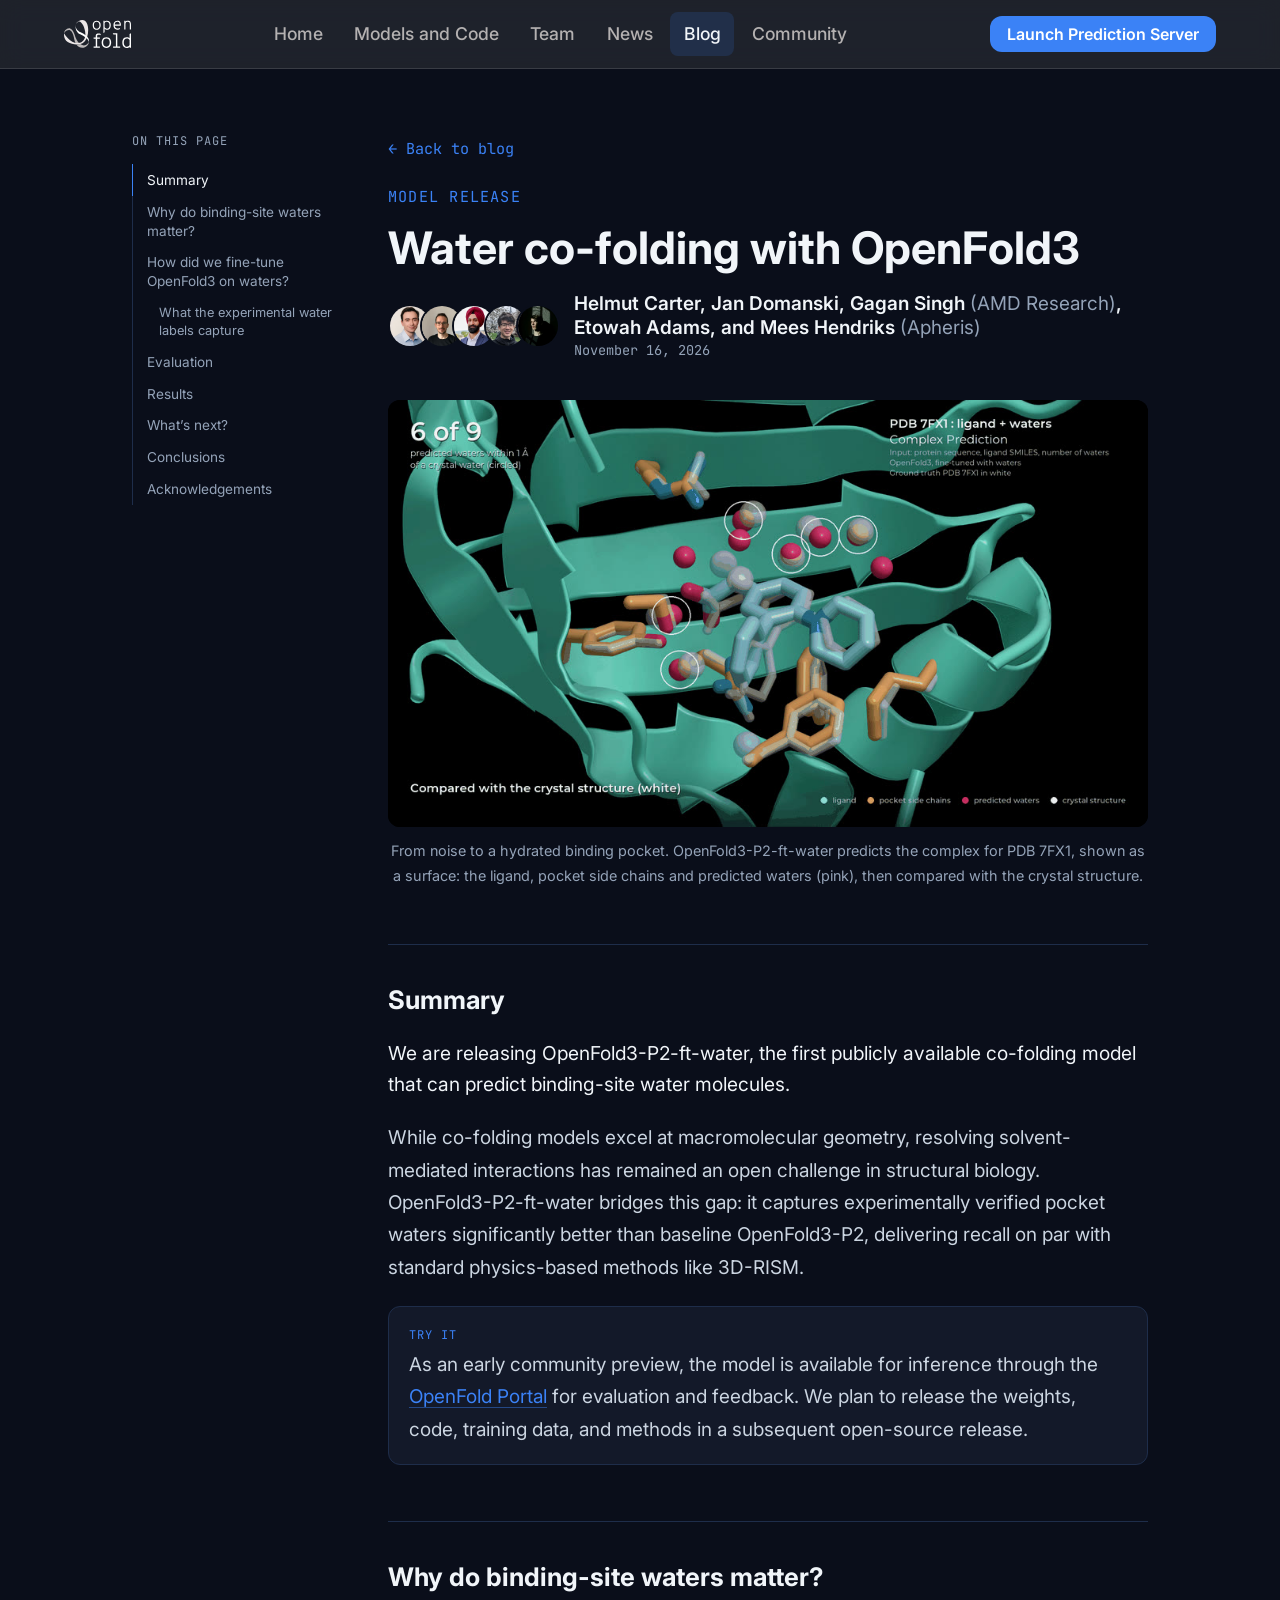
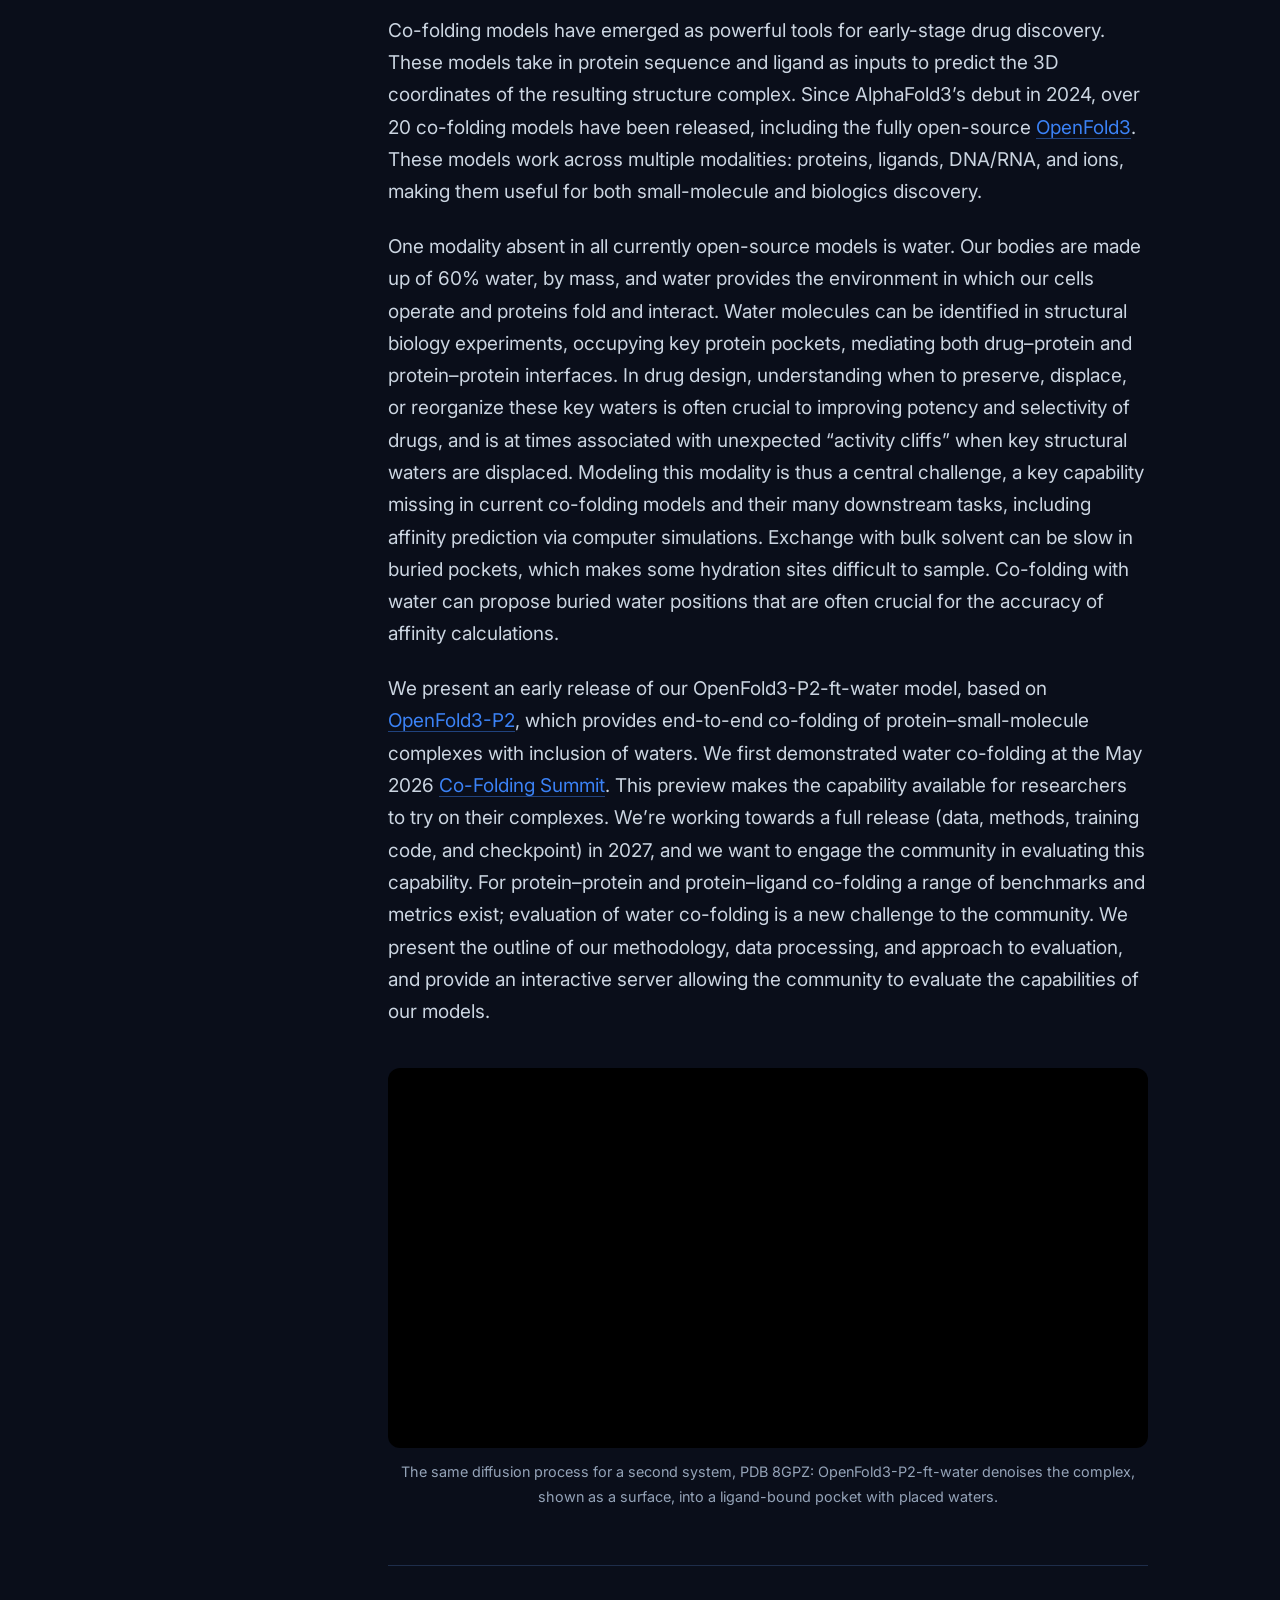
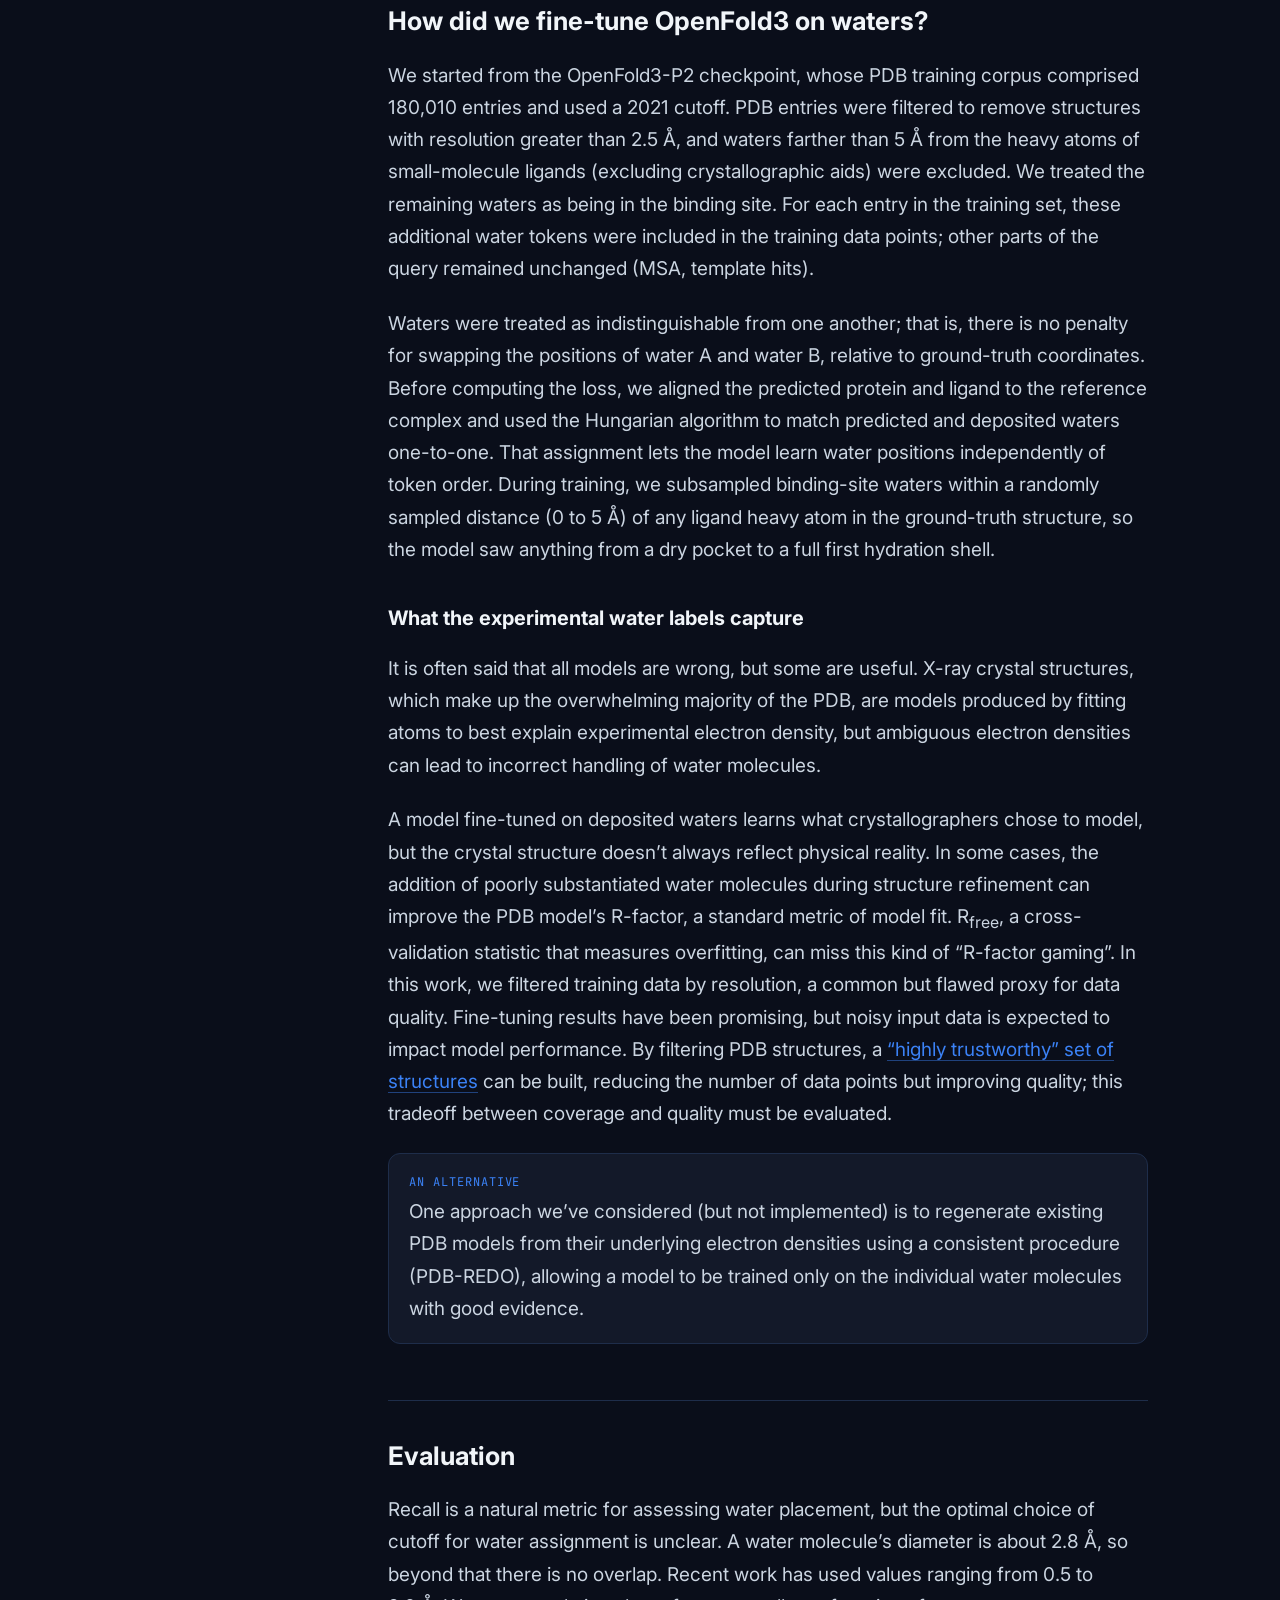
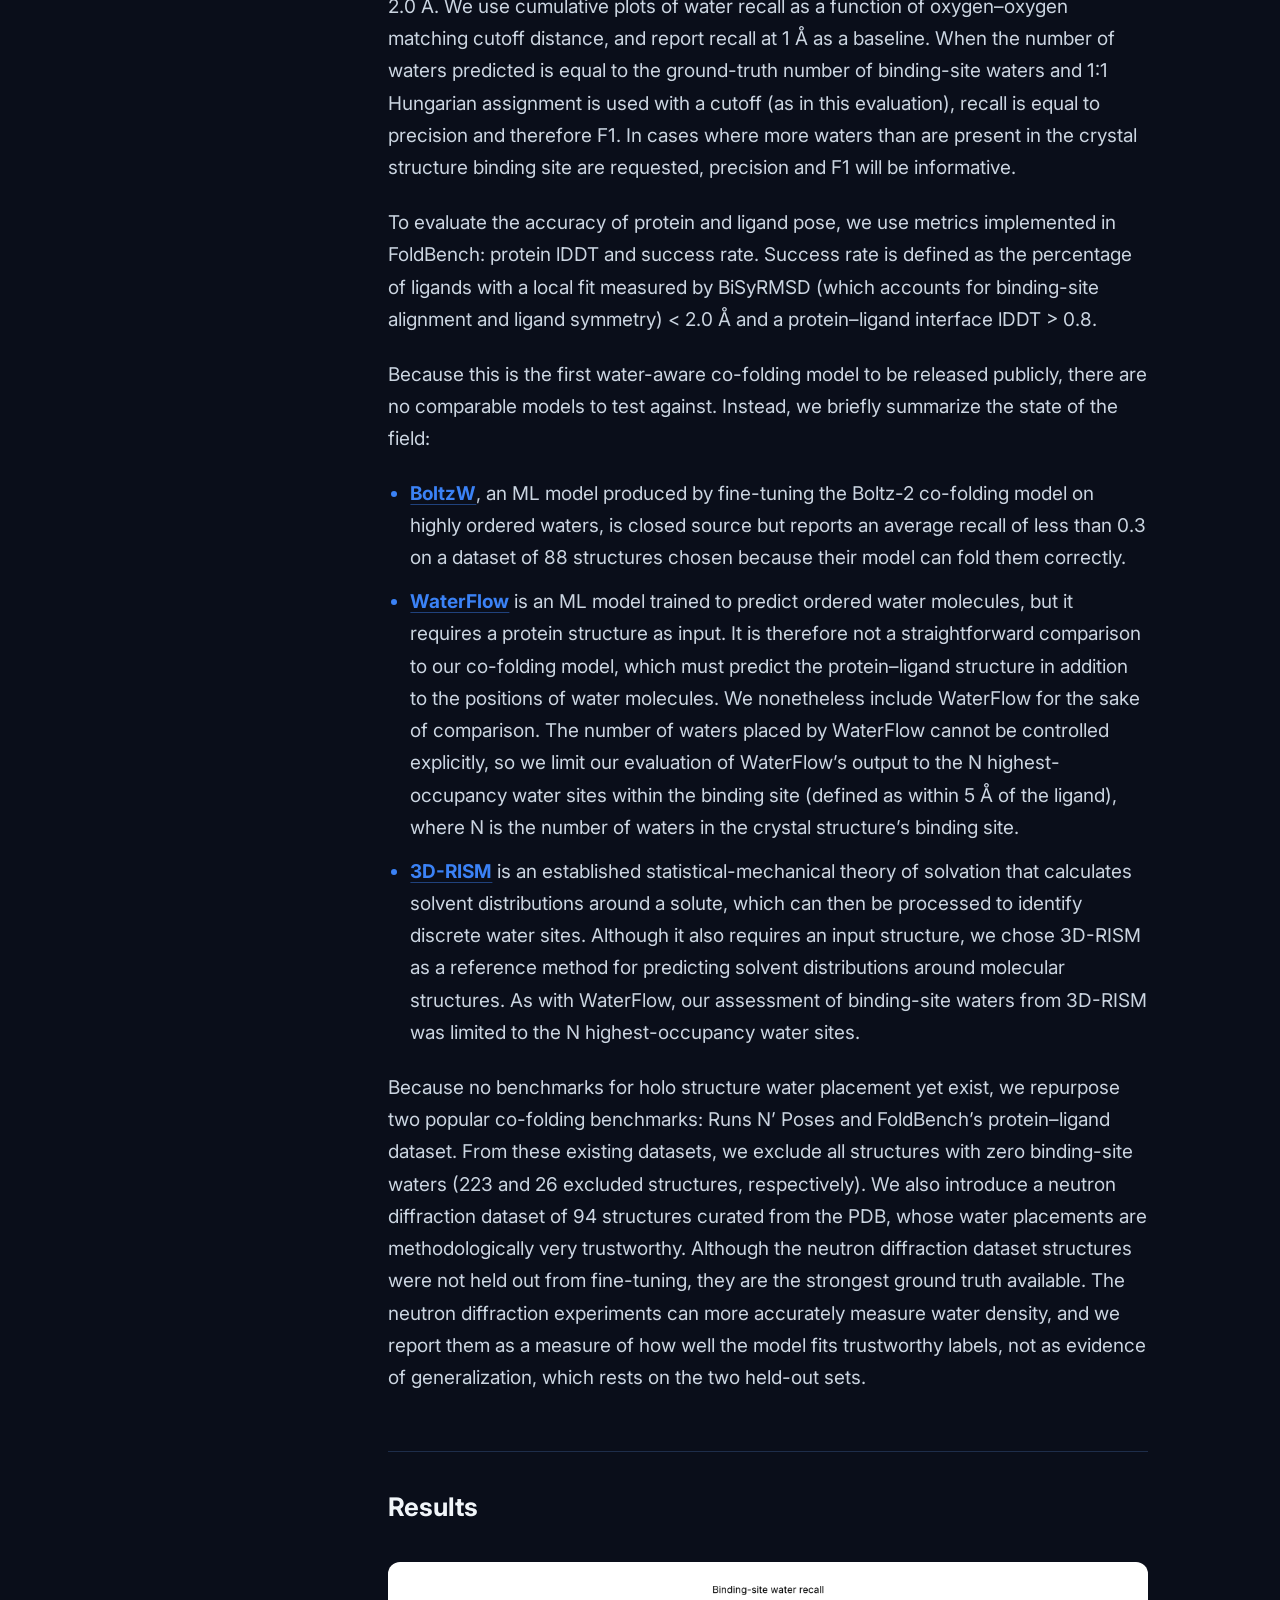
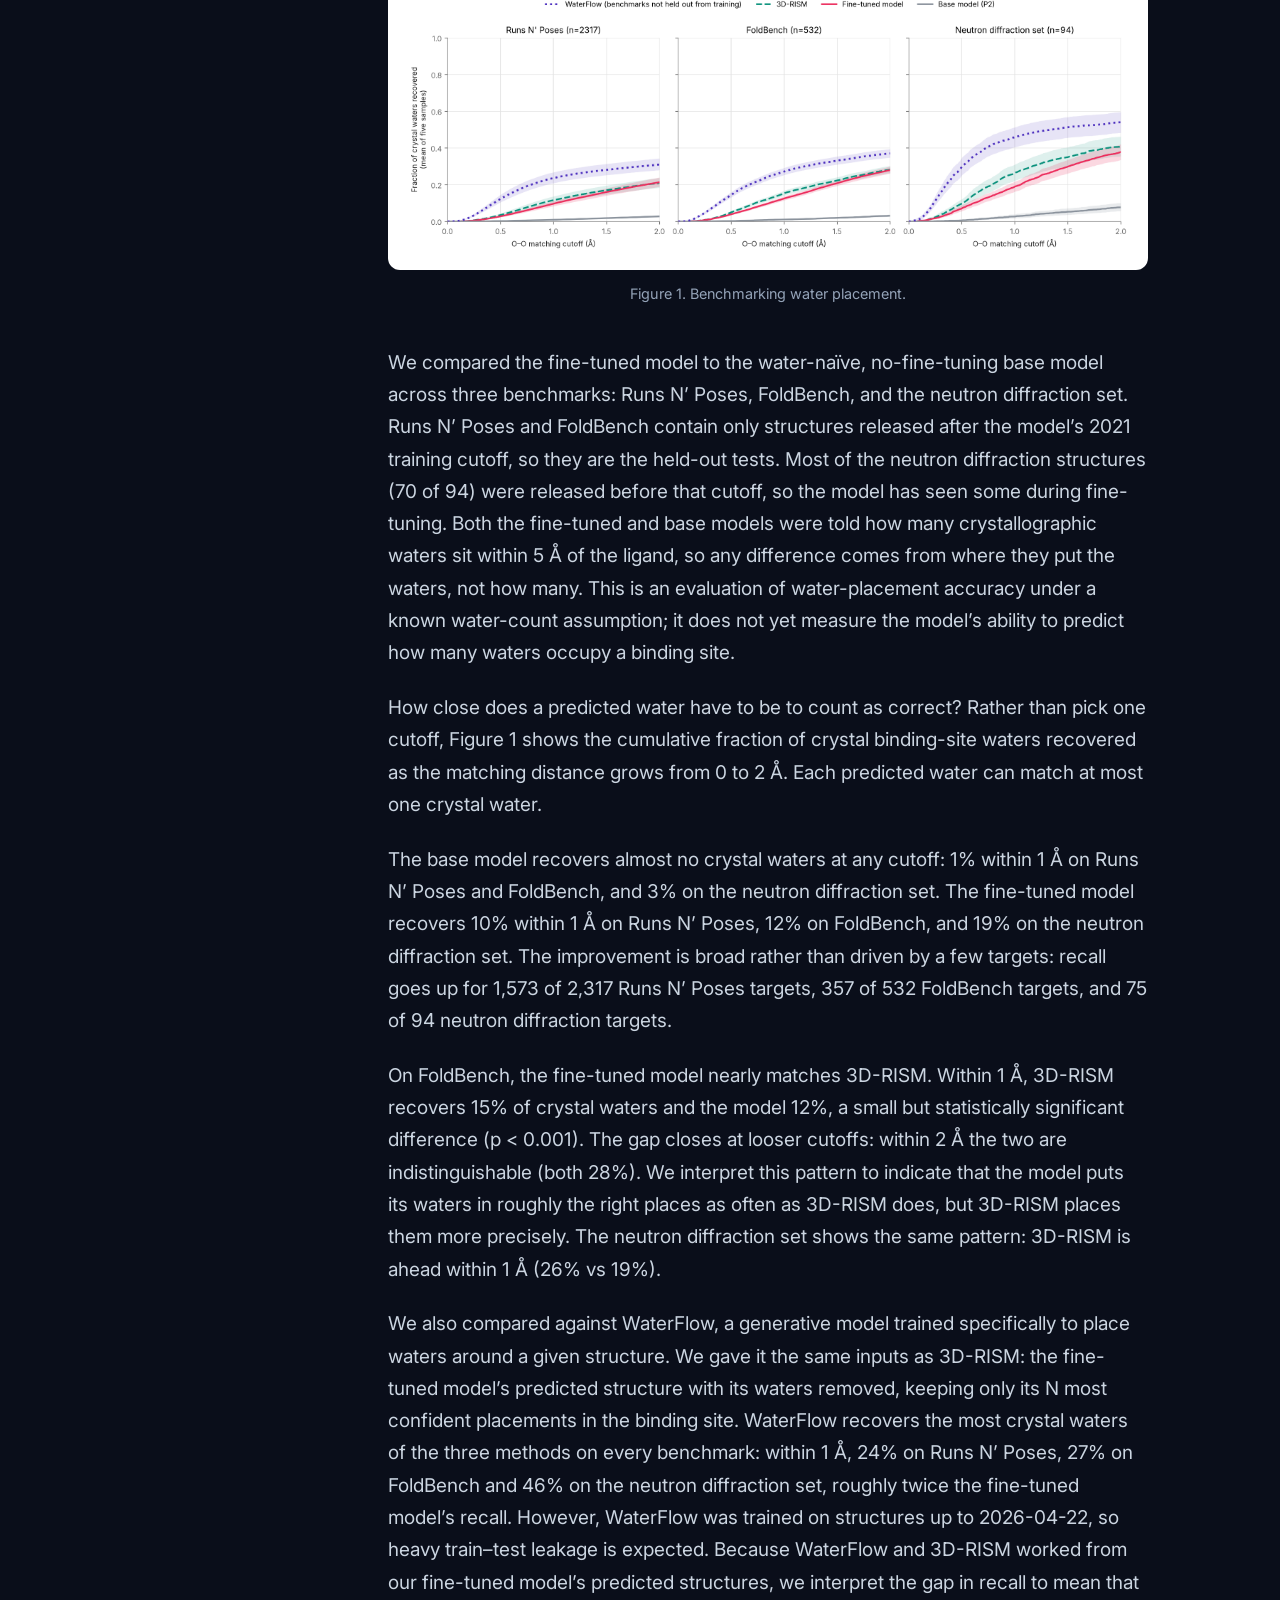
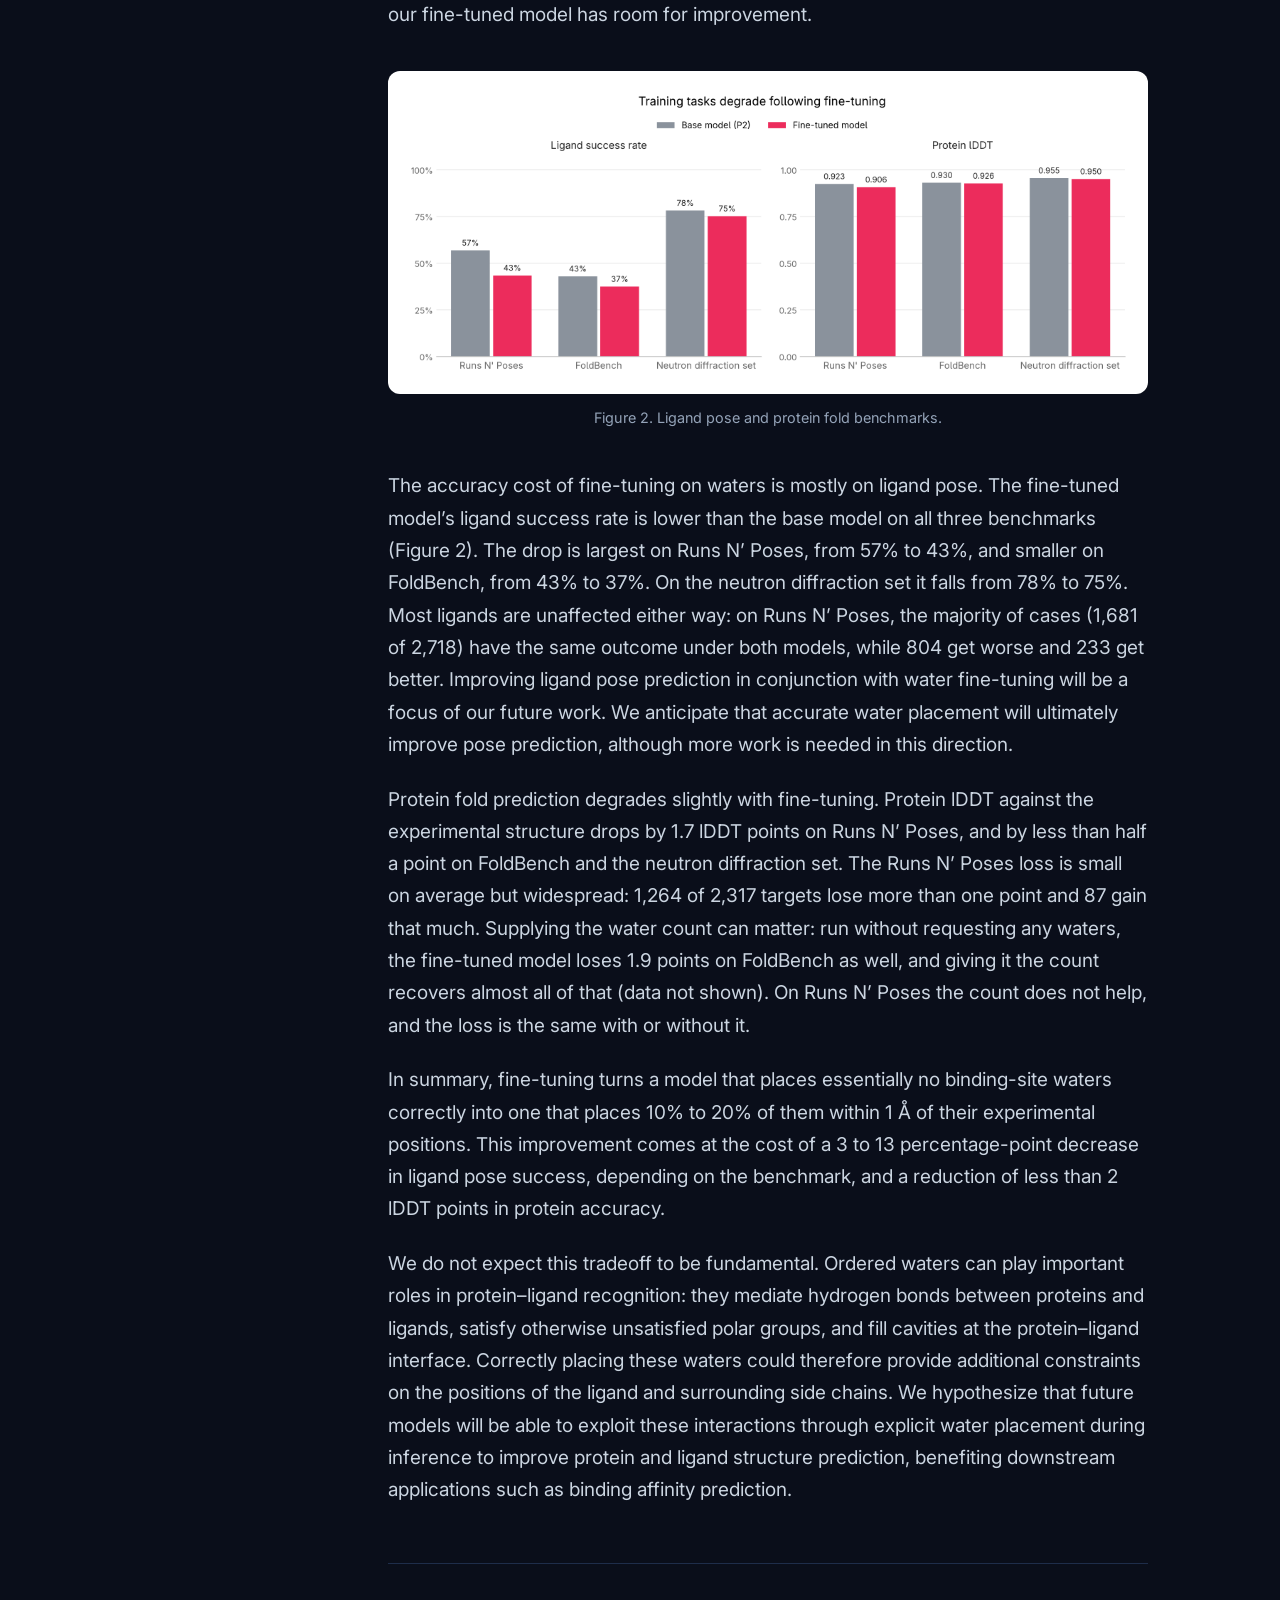
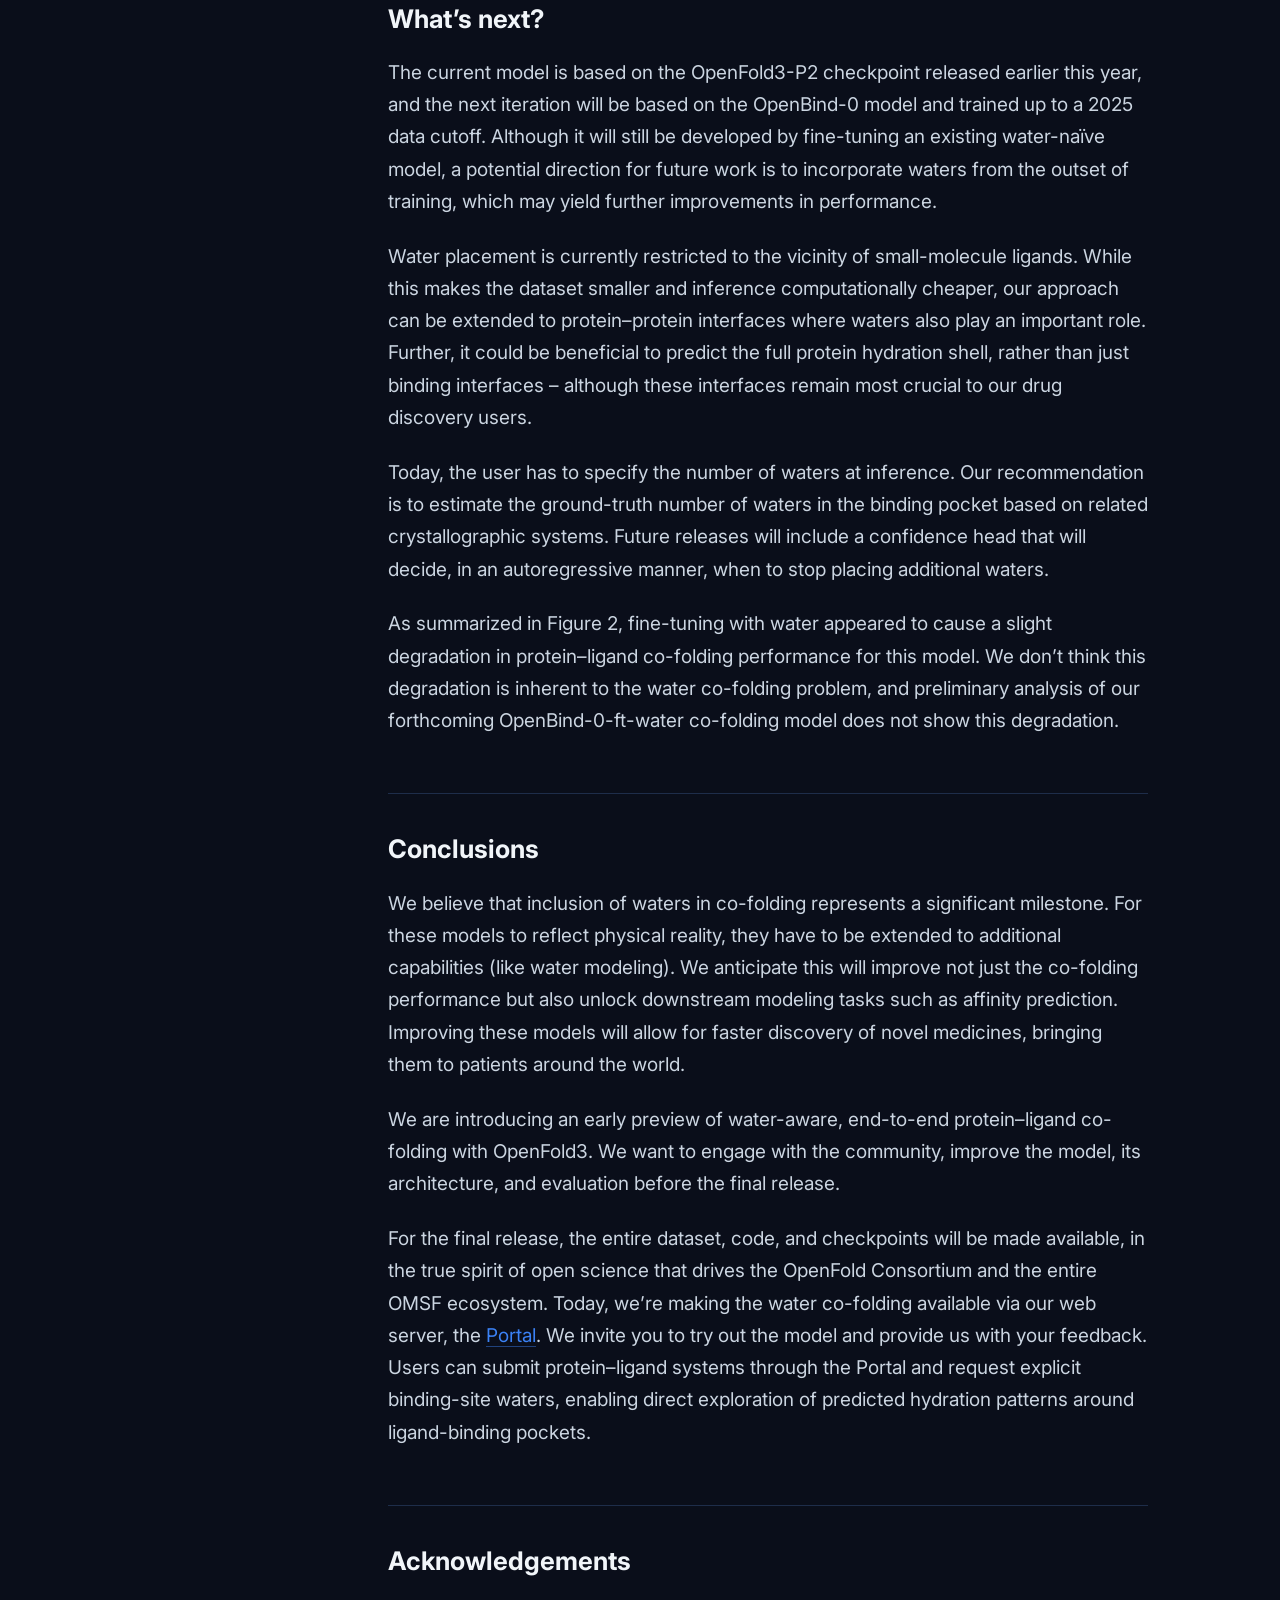
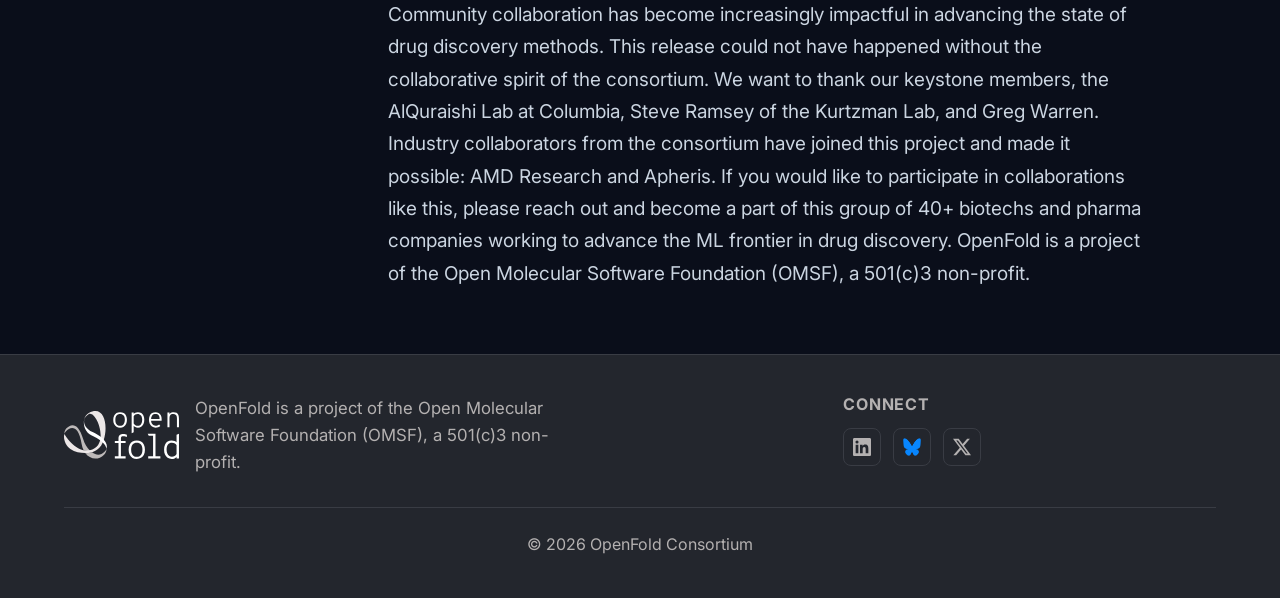
<file: blog/2026-11/openfold-p2water.html>
<!DOCTYPE html>
<html lang="en">
<head>
  <meta charset="UTF-8">
  <meta name="viewport" content="width=device-width, initial-scale=1.0">
  <title>Water co-folding with OpenFold3 | OpenFold</title>
  <meta name="description" content="An early community preview of OpenFold3-P2-ft-water, the first publicly available co-folding model that predicts binding-site water molecules: methods, evaluation, results, and future directions.">
  <meta name="author" content="Helmut Carter, Jan Domanski, Gagan Singh, Etowah Adams, Mees Hendriks">
  <link rel="canonical" href="https://openfold.io/blog/2026-11/openfold-p2water.html">
  <meta property="og:type" content="article">
  <meta property="og:site_name" content="OpenFold">
  <meta property="og:title" content="Water co-folding with OpenFold3">
  <meta property="og:description" content="An early preview of OpenFold3-P2-ft-water, the first publicly available co-folding model that predicts binding-site water molecules.">
  <meta property="og:url" content="https://openfold.io/blog/2026-11/openfold-p2water.html">
  <meta property="og:image" content="https://openfold.io/assets/blog/2026-11/openfold-p2water/of3-water-surface-poster.jpg">
  <meta property="og:image:type" content="image/jpeg">
  <meta property="og:image:width" content="960">
  <meta property="og:image:height" content="540">
  <meta property="og:image:alt" content="OpenFold3-P2-ft-water prediction for PDB 7FX1: the ligand in its binding pocket with predicted water molecules, compared with the crystal structure.">
  <meta property="article:published_time" content="2026-11-13">
  <meta property="article:author" content="Helmut Carter">
  <meta property="article:author" content="Jan Domanski">
  <meta property="article:author" content="Gagan Singh">
  <meta property="article:author" content="Etowah Adams">
  <meta property="article:author" content="Mees Hendriks">
  <meta name="twitter:card" content="summary_large_image">
  <meta name="twitter:site" content="@open_fold">
  <meta name="twitter:title" content="Water co-folding with OpenFold3">
  <meta name="twitter:description" content="An early preview of OpenFold3-P2-ft-water, the first publicly available co-folding model that predicts binding-site water molecules.">
  <meta name="twitter:image" content="https://openfold.io/assets/blog/2026-11/openfold-p2water/of3-water-surface-poster.jpg">
  <meta name="twitter:image:alt" content="OpenFold3-P2-ft-water prediction for PDB 7FX1: the ligand in its binding pocket with predicted water molecules, compared with the crystal structure.">
  <link rel="stylesheet" href="../../styles/main.css">
  <link rel="stylesheet" href="../../styles/nav.css">
</head>
<body>

<!-- ===================== NAV ===================== -->
<nav class="site-nav">
  <div class="site-nav__inner">
    <a class="site-nav__brand" href="../../index.html" aria-label="OpenFold home">
      <img src="../../assets/openFold-logo/white/svg/OpenFold-white.svg" alt="OpenFold">
    </a>
    <button class="site-nav__toggle" type="button" aria-label="Toggle navigation" aria-expanded="false" aria-controls="primary-menu">
      <span></span><span></span><span></span>
    </button>
    <div class="site-nav__menu" id="primary-menu">
      <ul class="site-nav__links">
        <li><a href="../../index.html">Home</a></li>
        <li><a href="../../science.html">Models and Code</a></li>
        <li><a href="../../team.html">Team</a></li>
        <li><a href="../../news.html">News</a></li>
        <li><a href="../../blog.html" class="is-active" aria-current="page">Blog</a></li>
        <li><a href="../../community.html">Community</a></li>
      </ul>
      <div class="site-nav__right">
        <a class="btn btn--primary btn--sm" href="https://portal.openfold.io/" target="_blank" rel="noopener noreferrer">Launch Prediction Server</a>
      </div>
    </div>
  </div>
</nav>

<main>
  <section class="section">
    <div class="container">
      <article class="article">
        <nav class="article__toc" aria-label="On this page">
          <span class="article__toc-title">On this page</span>
          <ul>
            <li><a href="#summary">Summary</a></li>
            <li><a href="#introduction">Why do binding-site waters matter?</a></li>
            <li><a href="#methods">How did we fine-tune OpenFold3 on waters?</a></li>
            <li class="article__toc-sub"><a href="#xray-waters">What the experimental water labels capture</a></li>
            <li><a href="#evaluation">Evaluation</a></li>
            <li><a href="#results">Results</a></li>
            <li><a href="#future-directions">What&rsquo;s next?</a></li>
            <li><a href="#conclusions">Conclusions</a></li>
            <li><a href="#acknowledgements">Acknowledgements</a></li>
          </ul>
        </nav>

        <div class="article__main">
        <a class="article__back" href="../../blog.html">&larr; Back to blog</a>

        <header class="article__head">
          <span class="eyebrow">Model release</span>
          <h1>Water co-folding with OpenFold3</h1>
          <div class="article__byline">
            <div class="article__avatars">
              <img src="../../assets/teamMembers/HCarter.webp" alt="" width="44" height="44">
              <img src="../../assets/teamMembers/JDomanski.webp" alt="" width="44" height="44">
              <img src="../../assets/teamMembers/GSingh.webp" alt="" width="44" height="44">
              <img src="../../assets/teamMembers/EAdams.webp" alt="" width="44" height="44">
              <img src="../../assets/teamMembers/MHendriks.webp" alt="" width="44" height="44">
            </div>
            <div>
              <p class="article__authors">Helmut Carter, Jan Domanski, <a href="https://ch.linkedin.com/in/singagan" target="_blank" rel="noopener noreferrer">Gagan Singh</a> <span class="article__affiliation">(AMD Research)</span>, Etowah Adams, and <a href="https://www.linkedin.com/in/mees-hendriks-a722651b1/" target="_blank" rel="noopener noreferrer">Mees Hendriks</a> <span class="article__affiliation">(Apheris)</span></p>
              <p class="article__meta"><time datetime="2026-11-13">November 16, 2026</time></p>
            </div>
          </div>
        </header>

        <div class="article__body">
          <figure class="article__figure">
            <video autoplay muted loop playsinline preload="metadata" poster="../../assets/blog/2026-11/openfold-p2water/of3-water-surface-poster.jpg" aria-label="Animation of OpenFold3-P2-ft-water predicting the protein&ndash;ligand complex for PDB 7FX1, shown as a protein surface during diffusion, followed by the predicted pocket with placed binding-site waters and a comparison with the crystal structure.">
              <source src="../../assets/blog/2026-11/openfold-p2water/of3-water-surface.mp4" type="video/mp4">
            </video>
            <figcaption>From noise to a hydrated binding pocket. OpenFold3-P2-ft-water predicts the complex for PDB 7FX1, shown as a surface: the ligand, pocket side chains and predicted waters (pink), then compared with the crystal structure.</figcaption>
          </figure>

          <h2 id="summary">Summary</h2>

          <p class="article__lede">We are releasing OpenFold3-P2-ft-water, the first publicly available co-folding model that can predict binding-site water molecules.</p>

          <p>While co-folding models excel at macromolecular geometry, resolving solvent-mediated interactions has remained an open challenge in structural biology. OpenFold3-P2-ft-water bridges this gap: it captures experimentally verified pocket waters significantly better than baseline OpenFold3-P2, delivering recall on par with standard physics-based methods like 3D-RISM.</p>

          <p class="article__callout"><span class="article__callout-label">Try it</span> As an early community preview, the model is available for inference through the <a href="https://portal.openfold.io/" target="_blank" rel="noopener noreferrer">OpenFold Portal</a> for evaluation and feedback. We plan to release the weights, code, training data, and methods in a subsequent open-source release.</p>

          <h2 id="introduction">Why do binding-site waters matter?</h2>

          <p>Co-folding models have emerged as powerful tools for early-stage drug discovery. These models take in protein sequence and ligand as inputs to predict the 3D coordinates of the resulting structure complex. Since AlphaFold3&rsquo;s debut in 2024, over 20 co-folding models have been released, including the fully open-source <a href="https://github.com/aqlaboratory/openfold-3" target="_blank" rel="noopener noreferrer">OpenFold3</a>. These models work across multiple modalities: proteins, ligands, DNA/RNA, and ions, making them useful for both small-molecule and biologics discovery.</p>

          <p>One modality absent in all currently open-source models is water. Our bodies are made up of 60% water, by mass, and water provides the environment in which our cells operate and proteins fold and interact. Water molecules can be identified in structural biology experiments, occupying key protein pockets, mediating both drug&ndash;protein and protein&ndash;protein interfaces. In drug design, understanding when to preserve, displace, or reorganize these key waters is often crucial to improving potency and selectivity of drugs, and is at times associated with unexpected &ldquo;activity cliffs&rdquo; when key structural waters are displaced. Modeling this modality is thus a central challenge, a key capability missing in current co-folding models and their many downstream tasks, including affinity prediction via computer simulations. Exchange with bulk solvent can be slow in buried pockets, which makes some hydration sites difficult to sample. Co-folding with water can propose buried water positions that are often crucial for the accuracy of affinity calculations.</p>

          <p>We present an early release of our OpenFold3-P2-ft-water model, based on <a href="https://portal.openfold.io/reports/of3p2_technical_report.pdf" target="_blank" rel="noopener noreferrer">OpenFold3-P2</a>, which provides end-to-end co-folding of protein&ndash;small-molecule complexes with inclusion of waters. We first demonstrated water co-folding at the May 2026 <a href="https://www.cofold.org/" target="_blank" rel="noopener noreferrer">Co-Folding Summit</a>. This preview makes the capability available for researchers to try on their complexes. We&rsquo;re working towards a full release (data, methods, training code, and checkpoint) in 2027, and we want to engage the community in evaluating this capability. For protein&ndash;protein and protein&ndash;ligand co-folding a range of benchmarks and metrics exist; evaluation of water co-folding is a new challenge to the community. We present the outline of our methodology, data processing, and approach to evaluation, and provide an interactive server allowing the community to evaluate the capabilities of our models.</p>

          <figure class="article__figure">
            <video autoplay muted loop playsinline preload="auto" aria-label="Animation of OpenFold3-P2-ft-water predicting a second protein&ndash;ligand complex, PDB 8GPZ, shown as a protein surface during diffusion with the ligand and binding-site waters.">
              <source src="../../assets/blog/2026-11/openfold-p2water/of3-water-diffusion-8gpz.mp4" type="video/mp4">
            </video>
            <figcaption>The same diffusion process for a second system, PDB 8GPZ: OpenFold3-P2-ft-water denoises the complex, shown as a surface, into a ligand-bound pocket with placed waters.</figcaption>
          </figure>

          <h2 id="methods">How did we fine-tune OpenFold3 on waters?</h2>

          <p>We started from the OpenFold3-P2 checkpoint, whose PDB training corpus comprised 180,010 entries and used a 2021 cutoff. PDB entries were filtered to remove structures with resolution greater than 2.5&nbsp;&Aring;, and waters farther than 5&nbsp;&Aring; from the heavy atoms of small-molecule ligands (excluding crystallographic aids) were excluded. We treated the remaining waters as being in the binding site. For each entry in the training set, these additional water tokens were included in the training data points; other parts of the query remained unchanged (MSA, template hits).</p>

          <p>Waters were treated as indistinguishable from one another; that is, there is no penalty for swapping the positions of water A and water B, relative to ground-truth coordinates. Before computing the loss, we aligned the predicted protein and ligand to the reference complex and used the Hungarian algorithm to match predicted and deposited waters one-to-one. That assignment lets the model learn water positions independently of token order. During training, we subsampled binding-site waters within a randomly sampled distance (0 to 5&nbsp;&Aring;) of any ligand heavy atom in the ground-truth structure, so the model saw anything from a dry pocket to a full first hydration shell.</p>

          <h3 id="xray-waters">What the experimental water labels capture</h3>

          <p>It is often said that all models are wrong, but some are useful. X-ray crystal structures, which make up the overwhelming majority of the PDB, are models produced by fitting atoms to best explain experimental electron density, but ambiguous electron densities can lead to incorrect handling of water molecules.</p>

          <p>A model fine-tuned on deposited waters learns what crystallographers chose to model, but the crystal structure doesn&rsquo;t always reflect physical reality. In some cases, the addition of poorly substantiated water molecules during structure refinement can improve the PDB model&rsquo;s R-factor, a standard metric of model fit. R<sub>free</sub>, a cross-validation statistic that measures overfitting, can miss this kind of &ldquo;R-factor gaming&rdquo;. In this work, we filtered training data by resolution, a common but flawed proxy for data quality. Fine-tuning results have been promising, but noisy input data is expected to impact model performance. By filtering PDB structures, a <a href="https://www.sciencedirect.com/science/article/abs/pii/S1359644612002048" target="_blank" rel="noopener noreferrer">&ldquo;highly trustworthy&rdquo; set of structures</a> can be built, reducing the number of data points but improving quality; this tradeoff between coverage and quality must be evaluated.</p>

          <p class="article__callout"><span class="article__callout-label">An alternative</span> One approach we&rsquo;ve considered (but not implemented) is to regenerate existing PDB models from their underlying electron densities using a consistent procedure (PDB-REDO), allowing a model to be trained only on the individual water molecules with good evidence.</p>

          <h2 id="evaluation">Evaluation</h2>

          <p>Recall is a natural metric for assessing water placement, but the optimal choice of cutoff for water assignment is unclear. A water molecule&rsquo;s diameter is about 2.8&nbsp;&Aring;, so beyond that there is no overlap. Recent work has used values ranging from 0.5 to 2.0&nbsp;&Aring;. We use cumulative plots of water recall as a function of oxygen&ndash;oxygen matching cutoff distance, and report recall at 1&nbsp;&Aring; as a baseline. When the number of waters predicted is equal to the ground-truth number of binding-site waters and 1:1 Hungarian assignment is used with a cutoff (as in this evaluation), recall is equal to precision and therefore F1. In cases where more waters than are present in the crystal structure binding site are requested, precision and F1 will be informative.</p>

          <p>To evaluate the accuracy of protein and ligand pose, we use metrics implemented in FoldBench: protein lDDT and success rate. Success rate is defined as the percentage of ligands with a local fit measured by BiSyRMSD (which accounts for binding-site alignment and ligand symmetry) &lt; 2.0&nbsp;&Aring; and a protein&ndash;ligand interface lDDT &gt; 0.8.</p>

          <p>Because this is the first water-aware co-folding model to be released publicly, there are no comparable models to test against. Instead, we briefly summarize the state of the field:</p>

          <ul>
            <li><strong><a href="https://openreview.net/forum?id=kIe6nCvXzA" target="_blank" rel="noopener noreferrer">BoltzW</a></strong>, an ML model produced by fine-tuning the Boltz-2 co-folding model on highly ordered waters, is closed source but reports an average recall of less than 0.3 on a dataset of 88 structures chosen because their model can fold them correctly.</li>
            <li><strong><a href="https://www.biorxiv.org/content/10.64898/2026.08.26.747373v1" target="_blank" rel="noopener noreferrer">WaterFlow</a></strong> is an ML model trained to predict ordered water molecules, but it requires a protein structure as input. It is therefore not a straightforward comparison to our co-folding model, which must predict the protein&ndash;ligand structure in addition to the positions of water molecules. We nonetheless include WaterFlow for the sake of comparison. The number of waters placed by WaterFlow cannot be controlled explicitly, so we limit our evaluation of WaterFlow&rsquo;s output to the N highest-occupancy water sites within the binding site (defined as within 5&nbsp;&Aring; of the ligand), where N is the number of waters in the crystal structure&rsquo;s binding site.</li>
            <li><strong><a href="https://arxiv.org/abs/2604.26140" target="_blank" rel="noopener noreferrer">3D-RISM</a></strong> is an established statistical-mechanical theory of solvation that calculates solvent distributions around a solute, which can then be processed to identify discrete water sites. Although it also requires an input structure, we chose 3D-RISM as a reference method for predicting solvent distributions around molecular structures. As with WaterFlow, our assessment of binding-site waters from 3D-RISM was limited to the N highest-occupancy water sites.</li>
          </ul>

          <p>Because no benchmarks for holo structure water placement yet exist, we repurpose two popular co-folding benchmarks: Runs N&rsquo; Poses and FoldBench&rsquo;s protein&ndash;ligand dataset. From these existing datasets, we exclude all structures with zero binding-site waters (223 and 26 excluded structures, respectively). We also introduce a neutron diffraction dataset of 94 structures curated from the PDB, whose water placements are methodologically very trustworthy. Although the neutron diffraction dataset structures were not held out from fine-tuning, they are the strongest ground truth available. The neutron diffraction experiments can more accurately measure water density, and we report them as a measure of how well the model fits trustworthy labels, not as evidence of generalization, which rests on the two held-out sets.</p>

          <h2 id="results">Results</h2>

          <figure class="article__figure">
            <img src="../../assets/blog/2026-11/openfold-p2water/of3-water-fig1-recall.png" width="2048" height="776" loading="lazy" decoding="async" alt="Binding-site water recall as a function of O&ndash;O matching cutoff from 0 to 2 &Aring; on Runs N' Poses (n=2317), FoldBench (n=532) and the neutron diffraction set (n=94). WaterFlow (whose training data was not held out from these benchmarks) recovers the most crystal waters, 3D-RISM and the fine-tuned model follow closely together, and the base model stays near zero.">
            <figcaption>Figure 1. Benchmarking water placement.</figcaption>
          </figure>

          <p>We compared the fine-tuned model to the water-na&iuml;ve, no-fine-tuning base model across three benchmarks: Runs N&rsquo; Poses, FoldBench, and the neutron diffraction set. Runs N&rsquo; Poses and FoldBench contain only structures released after the model&rsquo;s 2021 training cutoff, so they are the held-out tests. Most of the neutron diffraction structures (70 of 94) were released before that cutoff, so the model has seen some during fine-tuning. Both the fine-tuned and base models were told how many crystallographic waters sit within 5&nbsp;&Aring; of the ligand, so any difference comes from where they put the waters, not how many. This is an evaluation of water-placement accuracy under a known water-count assumption; it does not yet measure the model&rsquo;s ability to predict how many waters occupy a binding site.</p>

          <p>How close does a predicted water have to be to count as correct? Rather than pick one cutoff, Figure 1 shows the cumulative fraction of crystal binding-site waters recovered as the matching distance grows from 0 to 2&nbsp;&Aring;. Each predicted water can match at most one crystal water.</p>

          <p>The base model recovers almost no crystal waters at any cutoff: 1% within 1&nbsp;&Aring; on Runs N&rsquo; Poses and FoldBench, and 3% on the neutron diffraction set. The fine-tuned model recovers 10% within 1&nbsp;&Aring; on Runs N&rsquo; Poses, 12% on FoldBench, and 19% on the neutron diffraction set. The improvement is broad rather than driven by a few targets: recall goes up for 1,573 of 2,317 Runs N&rsquo; Poses targets, 357 of 532 FoldBench targets, and 75 of 94 neutron diffraction targets.</p>

          <p>On FoldBench, the fine-tuned model nearly matches 3D-RISM. Within 1&nbsp;&Aring;, 3D-RISM recovers 15% of crystal waters and the model 12%, a small but statistically significant difference (p &lt; 0.001). The gap closes at looser cutoffs: within 2&nbsp;&Aring; the two are indistinguishable (both 28%). We interpret this pattern to indicate that the model puts its waters in roughly the right places as often as 3D-RISM does, but 3D-RISM places them more precisely. The neutron diffraction set shows the same pattern: 3D-RISM is ahead within 1&nbsp;&Aring; (26% vs 19%).</p>

          <p>We also compared against WaterFlow, a generative model trained specifically to place waters around a given structure. We gave it the same inputs as 3D-RISM: the fine-tuned model&rsquo;s predicted structure with its waters removed, keeping only its N most confident placements in the binding site. WaterFlow recovers the most crystal waters of the three methods on every benchmark: within 1&nbsp;&Aring;, 24% on Runs N&rsquo; Poses, 27% on FoldBench and 46% on the neutron diffraction set, roughly twice the fine-tuned model&rsquo;s recall. However, WaterFlow was trained on structures up to 2026-04-22, so heavy train&ndash;test leakage is expected. Because WaterFlow and 3D-RISM worked from our fine-tuned model&rsquo;s predicted structures, we interpret the gap in recall to mean that our fine-tuned model has room for improvement.</p>

          <figure class="article__figure">
            <img src="../../assets/blog/2026-11/openfold-p2water/of3-water-fig2-pose-lddt.png" width="2048" height="818" loading="lazy" decoding="async" alt="Bar charts comparing the base model (P2) with the fine-tuned model. Ligand success rate: 57% vs 43% on Runs N' Poses, 43% vs 37% on FoldBench, 78% vs 75% on the neutron diffraction set. Protein lDDT: 0.923 vs 0.906, 0.930 vs 0.926, and 0.955 vs 0.950.">
            <figcaption>Figure 2. Ligand pose and protein fold benchmarks.</figcaption>
          </figure>

          <p>The accuracy cost of fine-tuning on waters is mostly on ligand pose. The fine-tuned model&rsquo;s ligand success rate is lower than the base model on all three benchmarks (Figure 2). The drop is largest on Runs N&rsquo; Poses, from 57% to 43%, and smaller on FoldBench, from 43% to 37%. On the neutron diffraction set it falls from 78% to 75%. Most ligands are unaffected either way: on Runs N&rsquo; Poses, the majority of cases (1,681 of 2,718) have the same outcome under both models, while 804 get worse and 233 get better. Improving ligand pose prediction in conjunction with water fine-tuning will be a focus of our future work. We anticipate that accurate water placement will ultimately improve pose prediction, although more work is needed in this direction.</p>

          <p>Protein fold prediction degrades slightly with fine-tuning. Protein lDDT against the experimental structure drops by 1.7 lDDT points on Runs N&rsquo; Poses, and by less than half a point on FoldBench and the neutron diffraction set. The Runs N&rsquo; Poses loss is small on average but widespread: 1,264 of 2,317 targets lose more than one point and 87 gain that much. Supplying the water count can matter: run without requesting any waters, the fine-tuned model loses 1.9 points on FoldBench as well, and giving it the count recovers almost all of that (data not shown). On Runs N&rsquo; Poses the count does not help, and the loss is the same with or without it.</p>

          <p>In summary, fine-tuning turns a model that places essentially no binding-site waters correctly into one that places 10% to 20% of them within 1&nbsp;&Aring; of their experimental positions. This improvement comes at the cost of a 3 to 13 percentage-point decrease in ligand pose success, depending on the benchmark, and a reduction of less than 2 lDDT points in protein accuracy.</p>

          <p>We do not expect this tradeoff to be fundamental. Ordered waters can play important roles in protein&ndash;ligand recognition: they mediate hydrogen bonds between proteins and ligands, satisfy otherwise unsatisfied polar groups, and fill cavities at the protein&ndash;ligand interface. Correctly placing these waters could therefore provide additional constraints on the positions of the ligand and surrounding side chains. We hypothesize that future models will be able to exploit these interactions through explicit water placement during inference to improve protein and ligand structure prediction, benefiting downstream applications such as binding affinity prediction.</p>

          <h2 id="future-directions">What&rsquo;s next?</h2>

          <p>The current model is based on the OpenFold3-P2 checkpoint released earlier this year, and the next iteration will be based on the OpenBind-0 model and trained up to a 2025 data cutoff. Although it will still be developed by fine-tuning an existing water-na&iuml;ve model, a potential direction for future work is to incorporate waters from the outset of training, which may yield further improvements in performance.</p>

          <p>Water placement is currently restricted to the vicinity of small-molecule ligands. While this makes the dataset smaller and inference computationally cheaper, our approach can be extended to protein&ndash;protein interfaces where waters also play an important role. Further, it could be beneficial to predict the full protein hydration shell, rather than just binding interfaces &ndash; although these interfaces remain most crucial to our drug discovery users.</p>

          <p>Today, the user has to specify the number of waters at inference. Our recommendation is to estimate the ground-truth number of waters in the binding pocket based on related crystallographic systems. Future releases will include a confidence head that will decide, in an autoregressive manner, when to stop placing additional waters.</p>

          <p>As summarized in Figure 2, fine-tuning with water appeared to cause a slight degradation in protein&ndash;ligand co-folding performance for this model. We don&rsquo;t think this degradation is inherent to the water co-folding problem, and preliminary analysis of our forthcoming OpenBind-0-ft-water co-folding model does not show this degradation.</p>

          <h2 id="conclusions">Conclusions</h2>

          <p>We believe that inclusion of waters in co-folding represents a significant milestone. For these models to reflect physical reality, they have to be extended to additional capabilities (like water modeling). We anticipate this will improve not just the co-folding performance but also unlock downstream modeling tasks such as affinity prediction. Improving these models will allow for faster discovery of novel medicines, bringing them to patients around the world.</p>
          
          <p>We are introducing an early preview of water-aware, end-to-end protein&ndash;ligand co-folding with OpenFold3. We want to engage with the community, improve the model, its architecture, and evaluation before the final release.</p>
          
          <p>For the final release, the entire dataset, code, and checkpoints will be made available, in the true spirit of open science that drives the OpenFold Consortium and the entire OMSF ecosystem. Today, we&rsquo;re making the water co-folding available via our web server, the <a href="https://portal.openfold.io/" target="_blank" rel="noopener noreferrer">Portal</a>. We invite you to try out the model and provide us with your feedback. Users can submit protein&ndash;ligand systems through the Portal and request explicit binding-site waters, enabling direct exploration of predicted hydration patterns around ligand-binding pockets.</p>
          
          <h2 id="acknowledgements">Acknowledgements</h2>

          <p>Community collaboration has become increasingly impactful in advancing the state of drug discovery methods. This release could not have happened without the collaborative spirit of the consortium. We want to thank our keystone members, the AlQuraishi Lab at Columbia, Steve Ramsey of the Kurtzman Lab, and Greg Warren. Industry collaborators from the consortium have joined this project and made it possible: AMD Research and Apheris. If you would like to participate in collaborations like this, please reach out and become a part of this group of 40+ biotechs and pharma companies working to advance the ML frontier in drug discovery. OpenFold is a project of the Open Molecular Software Foundation (OMSF), a 501(c)3 non-profit.</p>

        </div>
        </div>
      </article>
    </div>
  </section>
</main>

<!-- ===================== FOOTER ===================== -->
<footer class="site-footer">
  <div class="container">
    <div class="site-footer__grid">
      <div>
        <img class="site-footer__logo" src="../../assets/openFold-logo/white/svg/OpenFold-white.svg" alt="OpenFold">        <p>OpenFold is a project of the Open Molecular Software Foundation (OMSF), a 501(c)3 non-profit.</p>
      </div>
      <div>
        <h4>Connect</h4>
        <div class="footer-social">
          <a href="https://www.linkedin.com/company/openfold" target="_blank" rel="noopener noreferrer" aria-label="LinkedIn">
            <svg viewBox="0 0 24 24" aria-hidden="true"><path d="M20.45 20.45h-3.56v-5.57c0-1.33-.02-3.04-1.85-3.04-1.85 0-2.13 1.45-2.13 2.94v5.67H9.35V9h3.42v1.56h.05c.48-.9 1.64-1.85 3.37-1.85 3.6 0 4.27 2.37 4.27 5.46v6.28zM5.34 7.43a2.06 2.06 0 1 1 0-4.13 2.06 2.06 0 0 1 0 4.13zM7.12 20.45H3.55V9h3.57v11.45zM22.22 0H1.77C.79 0 0 .77 0 1.73v20.54C0 23.23.79 24 1.77 24h20.45c.98 0 1.78-.77 1.78-1.73V1.73C24 .77 23.2 0 22.22 0z"/></svg>
          </a>
          <a href="https://bsky.app/profile/openfold.io" target="_blank" rel="noopener noreferrer" aria-label="Bluesky">
            <img src="../../assets/images/Bluesky.png" alt="" width="18" height="18">
          </a>
          <a href="https://twitter.com/open_fold" target="_blank" rel="noopener noreferrer" aria-label="Twitter / X">
            <svg viewBox="0 0 24 24" aria-hidden="true"><path d="M18.9 1.15h3.68l-8.04 9.19L24 22.85h-7.41l-5.8-7.58-6.64 7.58H.46l8.6-9.83L0 1.15h7.6l5.24 6.93 6.06-6.93zm-1.29 19.5h2.04L6.49 3.24H4.3L17.61 20.65z"/></svg>
          </a>
        </div>
      </div>
    </div>
    <div class="site-footer__bottom">&copy; 2026 OpenFold Consortium</div>
  </div>
</footer>

<script src="../../js/nav.js"></script>
<script src="../../js/article.js"></script>
</body>
</html>
</file>
<file: styles/main.css>
/* ==========================================================================
   OpenFold Consortium, Shared Design System
   Imported by every page. Mobile-first; breakpoint at 768px.
   ========================================================================== */

@import url('https://fonts.googleapis.com/css2?family=Inter:wght@400;500;600;700;800&family=JetBrains+Mono:wght@400;500;600&display=swap');

:root {
  --color-bg: #0a0e1a;
  --color-surface: #131929;
  --color-border: #1e2d4a;
  --color-accent: #3b82f6;
  --color-accent-hover: #2563eb;
  --color-text-primary: #f1f5f9;
  --color-text-secondary: #94a3b8;
  --font-sans: 'Inter', system-ui, sans-serif;
  --font-mono: 'JetBrains Mono', 'Fira Code', monospace;
  --radius: 12px;
  --shadow: 0 4px 24px rgba(0, 0, 0, 0.4);

  /* Warm gray pulled from the OpenFold Ghost blog, used on the header + footer */
  --color-ghost-gray: #b4b1b1;
  --color-band: #23262d;
  --color-band-border: #393c44;

  --maxw: 1200px;
  --space: 1.5rem;
}

/* --- Reset ---------------------------------------------------------------- */
*,
*::before,
*::after {
  box-sizing: border-box;
  margin: 0;
  padding: 0;
}

html {
  scroll-behavior: smooth;
  -webkit-text-size-adjust: 100%;
}

body {
  font-family: var(--font-sans);
  font-size: 19px;
  line-height: 1.6;
  color: var(--color-text-primary);
  background-color: var(--color-bg);
  -webkit-font-smoothing: antialiased;
  -moz-osx-font-smoothing: grayscale;
  display: flex;
  flex-direction: column;
  min-height: 100vh;
}

img {
  max-width: 100%;
  display: block;
}

a {
  color: var(--color-accent);
  text-decoration: none;
  transition: color 0.18s ease;
}

a:hover {
  color: var(--color-accent-hover);
}

h1, h2, h3, h4, h5, h6 {
  line-height: 1.2;
  font-weight: 700;
  color: var(--color-text-primary);
}

/* --- Layout helpers ------------------------------------------------------- */
.container {
  width: 100%;
  max-width: var(--maxw);
  margin-inline: auto;
  padding-inline: var(--space);
}

main {
  flex: 1 0 auto;
}

.section {
  padding-block: 4rem;
}

.section--tight {
  padding-block: 2.5rem;
}

.section__head {
  max-width: 760px;
  margin-bottom: 2.5rem;
}

.section__head--center {
  margin-inline: auto;
  text-align: center;
}

.eyebrow {
  font-family: var(--font-mono);
  font-size: 0.95rem;
  letter-spacing: 0.08em;
  text-transform: uppercase;
  color: var(--color-accent);
  margin-bottom: 0.75rem;
  display: block;
}

.section h2 {
  font-size: clamp(1.9rem, 3.6vw, 2.6rem);
  margin-bottom: 0.75rem;
}

.section__lead {
  color: var(--color-text-secondary);
  font-size: 1.25rem;
}

.text-secondary {
  color: var(--color-text-secondary);
}

/* --- Buttons -------------------------------------------------------------- */
.btn {
  display: inline-flex;
  align-items: center;
  justify-content: center;
  gap: 0.5rem;
  font-family: var(--font-sans);
  font-size: 1.1rem;
  font-weight: 600;
  line-height: 1;
  padding: 0.8rem 1.4rem;
  border-radius: var(--radius);
  border: 1px solid transparent;
  cursor: pointer;
  transition: background-color 0.18s ease, border-color 0.18s ease, color 0.18s ease, transform 0.18s ease;
  white-space: nowrap;
}

.btn:hover {
  transform: translateY(-1px);
}

.btn--primary {
  background-color: var(--color-accent);
  color: #fff;
}

.btn--primary:hover {
  background-color: var(--color-accent-hover);
  color: #fff;
}

.btn--ghost {
  background-color: transparent;
  border-color: var(--color-border);
  color: var(--color-text-primary);
}

.btn--ghost:hover {
  border-color: var(--color-accent);
  color: var(--color-text-primary);
}

.btn--sm {
  padding: 0.55rem 1rem;
  font-size: 1rem;
}

.link-arrow {
  font-weight: 600;
  display: inline-flex;
  align-items: center;
  gap: 0.35rem;
}

.link-arrow::after {
  content: '\2192';
  transition: transform 0.18s ease;
}

.link-arrow:hover::after {
  transform: translateX(3px);
}

/* --- Badges --------------------------------------------------------------- */
.badge {
  display: inline-flex;
  align-items: center;
  font-family: var(--font-mono);
  font-size: 0.85rem;
  font-weight: 500;
  letter-spacing: 0.03em;
  padding: 0.28rem 0.6rem;
  border-radius: 999px;
  background-color: rgba(59, 130, 246, 0.12);
  color: var(--color-accent);
  border: 1px solid rgba(59, 130, 246, 0.3);
}

.badge--muted {
  background-color: rgba(148, 163, 184, 0.1);
  color: var(--color-text-secondary);
  border-color: var(--color-border);
}

/* --- Cards ---------------------------------------------------------------- */
.card {
  background-color: var(--color-surface);
  border: 1px solid var(--color-border);
  border-radius: var(--radius);
  padding: 1.6rem;
  display: flex;
  flex-direction: column;
  transition: transform 0.2s ease, box-shadow 0.2s ease, border-color 0.2s ease;
}

.card h3 {
  font-size: 1.4rem;
  margin-bottom: 0.6rem;
}

.card p {
  color: var(--color-text-secondary);
  font-size: 1.1rem;
  margin-bottom: 1rem;
}

.card--hover:hover {
  transform: translateY(-4px);
  box-shadow: var(--shadow);
  border-color: var(--color-accent);
}

.card__footer {
  margin-top: auto;
}

/* Generic responsive grids */
.grid {
  display: grid;
  gap: 1.5rem;
  grid-template-columns: 1fr;
}

@media (min-width: 768px) {
  .grid--2 { grid-template-columns: repeat(2, 1fr); }
  .grid--3 { grid-template-columns: repeat(3, 1fr); }
  .grid--4 { grid-template-columns: repeat(2, 1fr); }
}

@media (min-width: 1024px) {
  .grid--4 { grid-template-columns: repeat(4, 1fr); }
}

/* ==========================================================================
   Home, Hero
   ========================================================================== */
.hero {
  position: relative;
  padding-block: clamp(4rem, 12vw, 8rem);
  background:
    radial-gradient(1200px 500px at 70% -10%, rgba(59, 130, 246, 0.18), transparent 60%),
    radial-gradient(900px 600px at 0% 100%, rgba(37, 99, 235, 0.12), transparent 55%),
    var(--color-bg);
  overflow: hidden;
}

.hero__inner {
  max-width: 880px;
  margin-inline: auto;
  text-align: center;
}

/* Large, centered tagline logo */
.hero__logo {
  display: block;
  width: min(640px, 100%);
  height: auto;
  margin: 0 auto 1.75rem;
}

@media (max-width: 767px) {
  .hero__logo {
    margin-bottom: 1.25rem;
  }
}

.hero h1 {
  font-size: clamp(2.6rem, 6.5vw, 4.2rem);
  font-weight: 800;
  letter-spacing: -0.02em;
  margin-bottom: 1.25rem;
}

.hero__sub {
  font-size: clamp(1.25rem, 2.8vw, 1.55rem);
  color: var(--color-text-secondary);
  margin: 0 auto 2rem;
  max-width: 680px;
}

.hero__cta {
  display: flex;
  flex-wrap: wrap;
  justify-content: center;
  gap: 1rem;
}

/* Impact / stat bar */
.impact {
  border-top: 1px solid var(--color-border);
  border-bottom: 1px solid var(--color-border);
  background-color: var(--color-surface);
}

.impact__inner {
  display: grid;
  grid-template-columns: 1fr;
  gap: 1.5rem;
  padding-block: 2rem;
  text-align: center;
}

@media (min-width: 768px) {
  .impact__inner { grid-template-columns: repeat(3, 1fr); }
  .impact__item:not(:last-child) { border-right: 1px solid var(--color-border); }
}

.impact__stat {
  font-size: 1.8rem;
  font-weight: 800;
  color: var(--color-accent);
  font-family: var(--font-mono);
}

.impact__label {
  color: var(--color-text-secondary);
  font-size: 1.1rem;
}

/* News strip cards (home) */
.news-card__source,
.news-item__source {
  margin-bottom: 0.75rem;
}

.news-card h3 {
  font-size: 1.25rem;
}

/* ==========================================================================
   Members / logo grids
   ========================================================================== */
.logo-grid {
  display: grid;
  grid-template-columns: repeat(2, 1fr);
  gap: 1rem;
  align-items: stretch;
}

@media (min-width: 768px) {
  .logo-grid { grid-template-columns: repeat(4, 1fr); }
}

@media (min-width: 1024px) {
  .logo-grid { grid-template-columns: repeat(5, 1fr); }
}

.logo-grid--lg {
  gap: 1.25rem;
}

.logo-cell {
  display: flex;
  align-items: center;
  justify-content: center;
  padding: 1.25rem;
  background-color: #fff;
  border: 1px solid var(--color-border);
  border-radius: var(--radius);
  min-height: 96px;
  transition: transform 0.18s ease, box-shadow 0.18s ease;
}

.logo-cell:hover {
  transform: translateY(-3px);
  box-shadow: var(--shadow);
}

.logo-cell img {
  max-height: 56px;
  width: auto;
  object-fit: contain;
}

.logo-grid--lg .logo-cell {
  min-height: 120px;
}

.logo-grid--lg .logo-cell img {
  max-height: 70px;
}

/* Founders / supporters smaller rows */
.logo-row {
  display: grid;
  grid-template-columns: repeat(2, 1fr);
  gap: 1.25rem;
}

@media (min-width: 768px) {
  .logo-row { grid-template-columns: repeat(auto-fit, minmax(150px, 1fr)); }
}

/* ==========================================================================
   Contribute / 3-up CTA cards
   ========================================================================== */
.contribute-card ul {
  list-style: none;
  margin-bottom: 1.25rem;
}

.contribute-card li {
  position: relative;
  padding-left: 1.4rem;
  margin-bottom: 0.5rem;
  color: var(--color-text-secondary);
  font-size: 1.05rem;
}

.contribute-card li::before {
  content: '\2192';
  position: absolute;
  left: 0;
  color: var(--color-accent);
}

/* ==========================================================================
   Banner / callout
   ========================================================================== */
.banner {
  background: linear-gradient(120deg, var(--color-accent), var(--color-accent-hover));
  border-radius: var(--radius);
  padding: 2.5rem;
  text-align: center;
  color: #fff;
}

.banner h2 {
  color: #fff;
  margin-bottom: 0.75rem;
}

.banner p {
  color: rgba(255, 255, 255, 0.9);
  max-width: 620px;
  margin: 0 auto 1.5rem;
}

.banner .btn--primary {
  background-color: #fff;
  color: var(--color-accent-hover);
}

.banner .btn--primary:hover {
  background-color: rgba(255, 255, 255, 0.9);
  color: var(--color-accent-hover);
}

/* ==========================================================================
   Spotlight / events cards
   ========================================================================== */
.spotlight-card {
  position: relative;
  overflow: hidden;
}

.spotlight-card::after {
  content: '';
  position: absolute;
  inset: 0;
  pointer-events: none;
  background: radial-gradient(400px 200px at 100% 0%, rgba(59, 130, 246, 0.12), transparent 70%);
}

/* Event brand mark, pinned to the card's top-right corner. The white tile
   matches .logo-cell, since partner marks are dark artwork on a dark theme. */
.spotlight-card--branded {
  padding-right: 6.5rem;
}

.spotlight-card__logo {
  position: absolute;
  top: 1.6rem;
  right: 1.6rem;
  z-index: 1;
  display: flex;
  align-items: center;
  justify-content: center;
  padding: 0.6rem 0.75rem;
  background-color: #fff;
  border: 1px solid var(--color-border);
  border-radius: var(--radius);
}

.spotlight-card__logo img {
  height: 56px;
  width: auto;
}

/* Cards only get wide enough for the full-size mark past the 2-up grid */
@media (min-width: 1024px) {
  .spotlight-card--branded { padding-right: 7.5rem; }
  .spotlight-card__logo img { height: 72px; }
}

/* ==========================================================================
   Team
   ========================================================================== */
.team-section + .team-section {
  margin-top: 3rem;
}

.team-section > h2 {
  font-size: 1.65rem;
  margin-bottom: 1.5rem;
  padding-bottom: 0.6rem;
  border-bottom: 1px solid var(--color-border);
}

.team-grid {
  display: grid;
  grid-template-columns: repeat(2, 1fr);
  gap: 1.25rem;
}

@media (min-width: 768px) {
  .team-grid { grid-template-columns: repeat(3, 1fr); }
}

@media (min-width: 1024px) {
  .team-grid { grid-template-columns: repeat(4, 1fr); }
}

.person {
  background-color: var(--color-surface);
  border: 1px solid var(--color-border);
  border-radius: var(--radius);
  padding: 1.5rem 1.25rem;
  text-align: center;
  transition: transform 0.2s ease, box-shadow 0.2s ease, border-color 0.2s ease;
}

.person:hover {
  transform: translateY(-5px);
  box-shadow: var(--shadow);
  border-color: var(--color-accent);
}

.person__photo {
  width: 104px;
  height: 104px;
  margin: 0 auto 1rem;
  border-radius: 50%;
  overflow: hidden;
  border: 2px solid var(--color-border);
  background-color: var(--color-bg);
}

.person__photo img {
  width: 100%;
  height: 100%;
  object-fit: cover;
}

.person__name {
  font-size: 1.15rem;
  font-weight: 700;
  margin-bottom: 0.35rem;
}

.person__title {
  font-size: 1rem;
  color: var(--color-text-secondary);
  line-height: 1.45;
  margin-bottom: 0.9rem;
}

.person__linkedin {
  display: inline-flex;
  align-items: center;
  justify-content: center;
  width: 34px;
  height: 34px;
  border-radius: 8px;
  border: 1px solid var(--color-border);
  color: var(--color-text-secondary);
}

.person__linkedin:hover {
  border-color: var(--color-accent);
  color: var(--color-accent);
}

.person__linkedin svg {
  width: 16px;
  height: 16px;
  fill: currentColor;
}

/* ==========================================================================
   News archive
   ========================================================================== */
.news-list {
  display: grid;
  gap: 1.25rem;
  grid-template-columns: 1fr;
}

@media (min-width: 768px) {
  .news-list { grid-template-columns: repeat(2, 1fr); }
}

.news-item {
  background-color: var(--color-surface);
  border: 1px solid var(--color-border);
  border-radius: var(--radius);
  padding: 1.5rem;
  display: flex;
  flex-direction: column;
  transition: transform 0.2s ease, box-shadow 0.2s ease, border-color 0.2s ease;
}

.news-item:hover {
  transform: translateY(-3px);
  box-shadow: var(--shadow);
  border-color: var(--color-accent);
}

.news-item h2,
.news-item h3 {
  font-size: 1.3rem;
  margin-bottom: 0.6rem;
}

.news-item p {
  color: var(--color-text-secondary);
  font-size: 1.1rem;
  margin-bottom: 1rem;
}

.news-item .card__footer {
  margin-top: auto;
}

/* ==========================================================================
   Resources tiles
   ========================================================================== */
.tile {
  display: flex;
  flex-direction: column;
  gap: 0.4rem;
  padding: 1.4rem;
  background-color: var(--color-surface);
  border: 1px solid var(--color-border);
  border-radius: var(--radius);
  transition: transform 0.18s ease, border-color 0.18s ease;
}

.tile:hover {
  transform: translateY(-3px);
  border-color: var(--color-accent);
}

.tile strong {
  color: var(--color-text-primary);
  font-size: 1.25rem;
}

.tile span {
  color: var(--color-text-secondary);
  font-size: 1.05rem;
}

/* ==========================================================================
   Newsletter band
   ========================================================================== */
.newsletter {
  text-align: center;
  background-color: var(--color-surface);
  border: 1px solid var(--color-border);
  border-radius: var(--radius);
  padding: 3rem 1.5rem;
}

.newsletter h2 {
  margin-bottom: 0.75rem;
}

.newsletter p {
  color: var(--color-text-secondary);
  max-width: 560px;
  margin: 0 auto 1.5rem;
}

/* ==========================================================================
   Footer
   ========================================================================== */
.site-footer {
  flex-shrink: 0;
  background-color: var(--color-band);
  border-top: 1px solid var(--color-band-border);
  padding-block: 2.5rem;
}

.site-footer__logo {
  height: 48px;
  width: auto;
  flex-shrink: 0;
}

/* Logo + tagline side-by-side in the footer's first column */
.site-footer__grid > div:first-child {
  display: flex;
  align-items: center;
  gap: 1rem;
}

.site-footer__grid {
  display: grid;
  gap: 2rem;
  grid-template-columns: 1fr;
  align-items: start;
}

@media (min-width: 768px) {
  .site-footer__grid { grid-template-columns: 2fr 1fr; }
}

.site-footer p,
.site-footer a {
  font-size: 1.05rem;
}

.site-footer p {
  color: var(--color-ghost-gray);
  max-width: 36ch;
}

.site-footer h4 {
  font-size: 1rem;
  text-transform: uppercase;
  letter-spacing: 0.06em;
  color: var(--color-ghost-gray);
  margin-bottom: 0.9rem;
}

.footer-social {
  display: flex;
  gap: 0.75rem;
}

.footer-social a {
  display: inline-flex;
  align-items: center;
  justify-content: center;
  width: 38px;
  height: 38px;
  border-radius: 8px;
  border: 1px solid var(--color-band-border);
  color: var(--color-ghost-gray);
}

.footer-social a:hover {
  border-color: var(--color-accent);
  color: var(--color-accent);
}

.footer-social svg {
  width: 18px;
  height: 18px;
  fill: currentColor;
}

.footer-social img {
  width: 18px;
  height: 18px;
}

.site-footer__bottom {
  margin-top: 2rem;
  padding-top: 1.5rem;
  border-top: 1px solid var(--color-band-border);
  text-align: center;
  color: var(--color-ghost-gray);
  font-size: 1rem;
}

/* ==========================================================================
   Utilities
   ========================================================================== */
.stack > * + * { margin-top: 1rem; }
.mt-1 { margin-top: 1rem; }
.mt-2 { margin-top: 2rem; }
.mt-3 { margin-top: 3rem; }
.center { text-align: center; }
.mono { font-family: var(--font-mono); }
.visually-hidden {
  position: absolute;
  width: 1px; height: 1px;
  padding: 0; margin: -1px;
  overflow: hidden; clip: rect(0 0 0 0);
  white-space: nowrap; border: 0;
}

/* ==========================================================================
   Contact modal
   ========================================================================== */
.contact-modal[hidden] { display: none; }

.contact-modal {
  position: fixed;
  inset: 0;
  z-index: 1000;
  display: flex;
  align-items: center;
  justify-content: center;
  padding: 1.5rem;
}

.contact-modal__overlay {
  position: absolute;
  inset: 0;
  background: rgba(0, 0, 0, 0.6);
  backdrop-filter: blur(2px);
}

.contact-modal__dialog {
  position: relative;
  width: 100%;
  max-width: 440px;
  background-color: var(--color-surface);
  border: 1px solid var(--color-border);
  border-radius: var(--radius);
  box-shadow: var(--shadow);
  padding: 2rem;
  text-align: center;
  animation: contact-pop 0.18s ease-out;
}

@keyframes contact-pop {
  from { transform: translateY(8px) scale(0.98); opacity: 0; }
  to { transform: none; opacity: 1; }
}

.contact-modal__dialog h3 {
  font-size: 1.6rem;
  margin-bottom: 0.5rem;
}

.contact-modal__dialog > p {
  color: var(--color-text-secondary);
  margin-bottom: 1.25rem;
}

.contact-modal__close {
  position: absolute;
  top: 0.75rem;
  right: 0.9rem;
  background: transparent;
  border: none;
  color: var(--color-text-secondary);
  font-size: 1.7rem;
  line-height: 1;
  cursor: pointer;
}

.contact-modal__close:hover { color: var(--color-text-primary); }

.contact-modal__email {
  display: flex;
  flex-wrap: wrap;
  align-items: center;
  justify-content: center;
  gap: 0.75rem;
  padding: 1.1rem 1.25rem;
  margin-bottom: 1.25rem;
  background-color: var(--color-bg);
  border: 1px solid var(--color-accent);
  border-radius: var(--radius);
}

.contact-modal__address {
  font-size: 1.4rem;
  font-weight: 600;
  color: var(--color-text-primary);
  word-break: break-all;
}

/* ==========================================================================
   Newsletter modal (inline PDF viewer)
   ========================================================================== */
.newsletter-modal[hidden] { display: none; }

.newsletter-modal {
  position: fixed;
  inset: 0;
  z-index: 1000;
  display: flex;
  align-items: center;
  justify-content: center;
  padding: 1.5rem;
}

.newsletter-modal__overlay {
  position: absolute;
  inset: 0;
  background: rgba(0, 0, 0, 0.6);
  backdrop-filter: blur(2px);
}

.newsletter-modal__dialog {
  position: relative;
  display: flex;
  flex-direction: column;
  width: 100%;
  max-width: 960px;
  height: 90vh;
  background-color: var(--color-surface);
  border: 1px solid var(--color-border);
  border-radius: var(--radius);
  box-shadow: var(--shadow);
  overflow: hidden;
  animation: contact-pop 0.18s ease-out;
}

.newsletter-modal__head {
  display: flex;
  align-items: center;
  justify-content: space-between;
  gap: 1rem;
  padding: 1rem 1.25rem;
  border-bottom: 1px solid var(--color-border);
}

.newsletter-modal__head h3 {
  font-size: 1.3rem;
  margin: 0;
}

.newsletter-modal__actions {
  display: flex;
  align-items: center;
  gap: 0.75rem;
  flex-shrink: 0;
}

.newsletter-modal__close {
  background: transparent;
  border: none;
  color: var(--color-text-secondary);
  font-size: 1.7rem;
  line-height: 1;
  cursor: pointer;
}

.newsletter-modal__close:hover { color: var(--color-text-primary); }

.newsletter-modal__frame {
  flex: 1;
  width: 100%;
  border: none;
  background-color: var(--color-bg);
}

/* --- Article (blog post) --------------------------------------------------- */
.article {
  max-width: 760px;
  margin-inline: auto;
}

.article__main {
  min-width: 0;
}

.article__toc {
  display: none;
}

@media (min-width: 1100px) {
  .article {
    display: grid;
    grid-template-columns: 200px minmax(0, 760px);
    gap: 3.5rem;
    max-width: 1016px;
  }

  .article__toc {
    display: block;
    position: sticky;
    top: 6rem;
    align-self: start;
    font-size: 0.85rem;
    line-height: 1.4;
  }
}

.article__toc-title {
  display: block;
  margin-bottom: 0.9rem;
  font-family: var(--font-mono);
  font-size: 0.75rem;
  letter-spacing: 0.08em;
  text-transform: uppercase;
  color: var(--color-text-secondary);
}

.article__toc ul {
  list-style: none;
  border-left: 1px solid var(--color-border);
}

.article__toc a {
  display: block;
  margin-left: -1px;
  padding: 0.4rem 0 0.4rem 0.9rem;
  border-left: 1px solid transparent;
  color: var(--color-text-secondary);
}

.article__toc a:hover {
  color: var(--color-text-primary);
}

.article__toc a.is-active {
  border-left-color: var(--color-accent);
  color: var(--color-text-primary);
}

.article__toc-sub a {
  padding-left: 1.6rem;
  font-size: 0.8rem;
}

.article__head {
  margin-bottom: 2.5rem;
}

.article__head h1 {
  font-size: clamp(2rem, 4vw, 2.8rem);
  margin-bottom: 1rem;
  text-wrap: balance;
}

.article__meta {
  color: var(--color-text-secondary);
  font-size: 1rem;
  font-family: var(--font-mono);
}

.article__byline {
  display: flex;
  align-items: center;
  gap: 0.85rem;
}

.article__avatars {
  display: flex;
  flex-shrink: 0;
}

.article__avatars img {
  width: 44px;
  height: 44px;
  border-radius: 50%;
  object-fit: cover;
  border: 2px solid var(--color-bg);
  background-color: var(--color-surface);
}

.article__avatars > * + * {
  margin-left: -12px;
}

.article__authors a {
  color: inherit;
  text-decoration: none;
}

.article__authors a:hover {
  text-decoration: underline;
}

.article__affiliation {
  color: var(--color-text-secondary);
  font-weight: 400;
}

.article__authors {
  color: var(--color-text-primary);
  font-weight: 600;
  line-height: 1.3;
}

.article__byline .article__meta {
  font-size: 0.85rem;
  line-height: 1.4;
}

.article__body {
  color: #cbd5e1;
  line-height: 1.7;
}

.article__body > * + * {
  margin-top: 1.4rem;
}

.article__body a {
  text-decoration: underline;
  text-decoration-color: rgba(59, 130, 246, 0.45);
  text-underline-offset: 0.2em;
}

.article__body a:hover {
  color: #93c5fd;
  text-decoration-color: currentColor;
}

.article__body strong {
  color: var(--color-text-primary);
}

.article__lede {
  font-size: 1.2rem;
  line-height: 1.6;
  color: var(--color-text-primary);
}

.article__body h2 {
  font-size: 1.6rem;
  margin-top: 3.5rem;
  padding-top: 2.5rem;
  border-top: 1px solid var(--color-border);
  color: var(--color-text-primary);
  scroll-margin-top: 3.5rem;
}

.article__step {
  display: inline-flex;
  align-items: center;
  justify-content: center;
  width: 1.7em;
  height: 1.7em;
  margin-right: 0.35em;
  border-radius: 8px;
  background-color: var(--color-accent);
  color: #ffffff;
  font-family: var(--font-mono);
  font-size: 0.8em;
  vertical-align: 0.1em;
}

.article__body h3 {
  font-size: 1.25rem;
  margin-top: 2.5rem;
  color: var(--color-text-primary);
  scroll-margin-top: 5.5rem;
}

.article__body ul,
.article__body ol {
  padding-left: 1.4rem;
}

.article__body li + li {
  margin-top: 0.7rem;
}

.article__body li::marker {
  color: var(--color-accent);
}

.article__body .article__steps {
  list-style: none;
  padding-left: 0;
  counter-reset: article-step;
}

.article__steps li {
  position: relative;
  padding-left: 2.75rem;
  counter-increment: article-step;
}

.article__body .article__steps li + li {
  margin-top: 1.25rem;
}

.article__steps li::before {
  content: counter(article-step);
  position: absolute;
  top: 0.1rem;
  left: 0;
  display: flex;
  align-items: center;
  justify-content: center;
  width: 1.8rem;
  height: 1.8rem;
  border: 1px solid var(--color-border);
  border-radius: 50%;
  background-color: var(--color-surface);
  color: var(--color-accent);
  font-family: var(--font-mono);
  font-size: 0.8rem;
  font-weight: 600;
}

.article__steps strong {
  display: block;
  margin-bottom: 0.1rem;
}

.article__body .article__panel,
.article__callout {
  background-color: var(--color-surface);
  border: 1px solid var(--color-border);
  border-radius: var(--radius);
  padding: 1.1rem 1.25rem;
}

.article__body .article__panel {
  padding-left: 2.4rem;
}

.article__callout-label {
  display: block;
  margin-bottom: 0.25rem;
  color: var(--color-accent);
  font-family: var(--font-mono);
  font-size: 0.75rem;
  letter-spacing: 0.08em;
  text-transform: uppercase;
}

.code-block {
  background-color: var(--color-surface);
  border: 1px solid var(--color-border);
  border-radius: var(--radius);
  overflow: hidden;
}

.code-block__bar {
  display: flex;
  align-items: center;
  justify-content: space-between;
  min-height: 2.4rem;
  padding: 0.25rem 0.5rem 0.25rem 1.25rem;
  border-bottom: 1px solid var(--color-border);
  color: var(--color-text-secondary);
  font-family: var(--font-mono);
  font-size: 0.75rem;
  letter-spacing: 0.08em;
  text-transform: uppercase;
}

.code-block__copy {
  padding: 0.2rem 0.6rem;
  border: 0;
  border-radius: 6px;
  background: none;
  color: var(--color-text-secondary);
  font: inherit;
  letter-spacing: 0;
  text-transform: none;
  cursor: pointer;
}

.code-block__copy:hover {
  background-color: var(--color-border);
  color: var(--color-text-primary);
}

.article__body pre {
  padding: 1.1rem 1.25rem;
  overflow-x: auto;
}

.article__body pre code {
  display: block;
  width: max-content;
  min-width: 100%;
  font-family: var(--font-mono);
  font-size: 0.8rem;
  line-height: 1.6;
  color: var(--color-text-primary);
  white-space: pre;
}

.code-block--wrap pre code {
  width: auto;
  white-space: pre-wrap;
  overflow-wrap: anywhere;
}

.code-line {
  display: block;
  padding-left: 2ch;
  text-indent: -2ch;
}

.tok-key { color: #7dd3fc; }
.tok-cmd { color: #7dd3fc; font-weight: 500; }
.tok-flag { color: #a5b4fc; white-space: nowrap; }
.tok-var { color: #fbbf24; white-space: nowrap; }
.tok-lit { color: #86efac; }

.article__body :not(pre) > code {
  font-family: var(--font-mono);
  font-size: 0.85em;
  background-color: var(--color-surface);
  border-radius: 6px;
  padding: 0.15em 0.4em;
  color: var(--color-text-primary);
}

.article__figure {
  margin-block: 2.5rem;
}

.article__figure img {
  width: auto;
  max-width: 100%;
  height: auto;
  margin-inline: auto;
  background-color: #ffffff;
  border-radius: var(--radius);
  padding: 1rem;
}

.article__figure video {
  display: block;
  width: 100%;
  height: auto;
  margin-inline: auto;
  background-color: #000000;
  border-radius: var(--radius);
}

.article__figure--pair .article__figure-grid {
  display: grid;
  grid-template-columns: repeat(2, minmax(0, 1fr));
  gap: 0.75rem;
}

@media (max-width: 640px) {
  .article__figure--pair .article__figure-grid {
    grid-template-columns: 1fr;
  }
}

.article__figure figcaption {
  margin-top: 0.75rem;
  color: var(--color-text-secondary);
  font-size: 0.9rem;
  text-align: center;
}

.article__back {
  display: inline-block;
  margin-bottom: 1.5rem;
  font-family: var(--font-mono);
  font-size: 0.95rem;
}
</file>
<file: styles/nav.css>
/* ==========================================================================
   OpenFold, Sticky navigation
   ========================================================================== */

.site-nav {
  position: sticky;
  top: 0;
  z-index: 100;
  background-color: rgba(35, 38, 45, 0.85);
  backdrop-filter: saturate(180%) blur(12px);
  -webkit-backdrop-filter: saturate(180%) blur(12px);
  border-bottom: 1px solid var(--color-band-border);
}

.site-nav__inner {
  max-width: var(--maxw);
  margin-inline: auto;
  padding: 0.75rem var(--space);
  display: flex;
  align-items: center;
  justify-content: space-between;
  gap: 1rem;
}

.site-nav__brand {
  display: inline-flex;
  align-items: center;
  flex-shrink: 0;
}

.site-nav__brand img {
  height: 28px;
  width: auto;
}

.site-nav__brand-text {
  font-weight: 800;
  font-size: 1.35rem;
  letter-spacing: -0.02em;
  color: var(--color-text-primary);
}

/* Center links */
.site-nav__links {
  display: flex;
  align-items: center;
  gap: 0.25rem;
  list-style: none;
}

.site-nav__links a {
  display: block;
  padding: 0.5rem 0.85rem;
  border-radius: 8px;
  color: var(--color-ghost-gray);
  font-size: 1.1rem;
  font-weight: 500;
  transition: color 0.18s ease, background-color 0.18s ease;
}

.site-nav__links a:hover {
  color: var(--color-text-primary);
  background-color: rgba(148, 163, 184, 0.08);
}

.site-nav__links a.is-active {
  color: var(--color-text-primary);
  background-color: rgba(59, 130, 246, 0.15);
}

.site-nav__right {
  display: flex;
  align-items: center;
  gap: 0.75rem;
  flex-shrink: 0;
}

/* Hamburger toggle */
.site-nav__toggle {
  display: none;
  flex-direction: column;
  justify-content: center;
  gap: 5px;
  width: 42px;
  height: 42px;
  padding: 0;
  background: transparent;
  border: 1px solid var(--color-border);
  border-radius: 8px;
  cursor: pointer;
}

.site-nav__toggle span {
  display: block;
  width: 20px;
  height: 2px;
  margin-inline: auto;
  background-color: var(--color-text-primary);
  transition: transform 0.2s ease, opacity 0.2s ease;
}

.site-nav__toggle[aria-expanded='true'] span:nth-child(1) {
  transform: translateY(7px) rotate(45deg);
}

.site-nav__toggle[aria-expanded='true'] span:nth-child(2) {
  opacity: 0;
}

.site-nav__toggle[aria-expanded='true'] span:nth-child(3) {
  transform: translateY(-7px) rotate(-45deg);
}

/* --- Mobile (< 768px) ----------------------------------------------------- */
@media (max-width: 767px) {
  .site-nav__toggle {
    display: flex;
    order: 3;
  }

  .site-nav__menu {
    position: absolute;
    left: 0;
    right: 0;
    top: 100%;
    background-color: var(--color-band);
    border-bottom: 1px solid var(--color-band-border);
    flex-direction: column;
    align-items: stretch;
    gap: 0;
    padding: 0.75rem var(--space) 1.25rem;
    display: none;
  }

  .site-nav__menu.is-open {
    display: flex;
  }

  .site-nav__links {
    flex-direction: column;
    align-items: stretch;
    gap: 0.15rem;
    width: 100%;
  }

  .site-nav__links a {
    padding: 0.75rem 0.85rem;
    font-size: 1.15rem;
  }

  .site-nav__right {
    margin-top: 0.75rem;
    width: 100%;
  }

  .site-nav__right .btn {
    width: 100%;
  }
}

/* On desktop the menu is always visible; toggle hidden */
@media (min-width: 768px) {
  .site-nav__menu {
    display: flex !important;
    flex: 1;
    align-items: center;
    gap: 1rem;
  }

  /* Center the link group; push the Launch Portal button to the far right */
  .site-nav__links {
    margin-inline: auto;
  }
}
</file>
